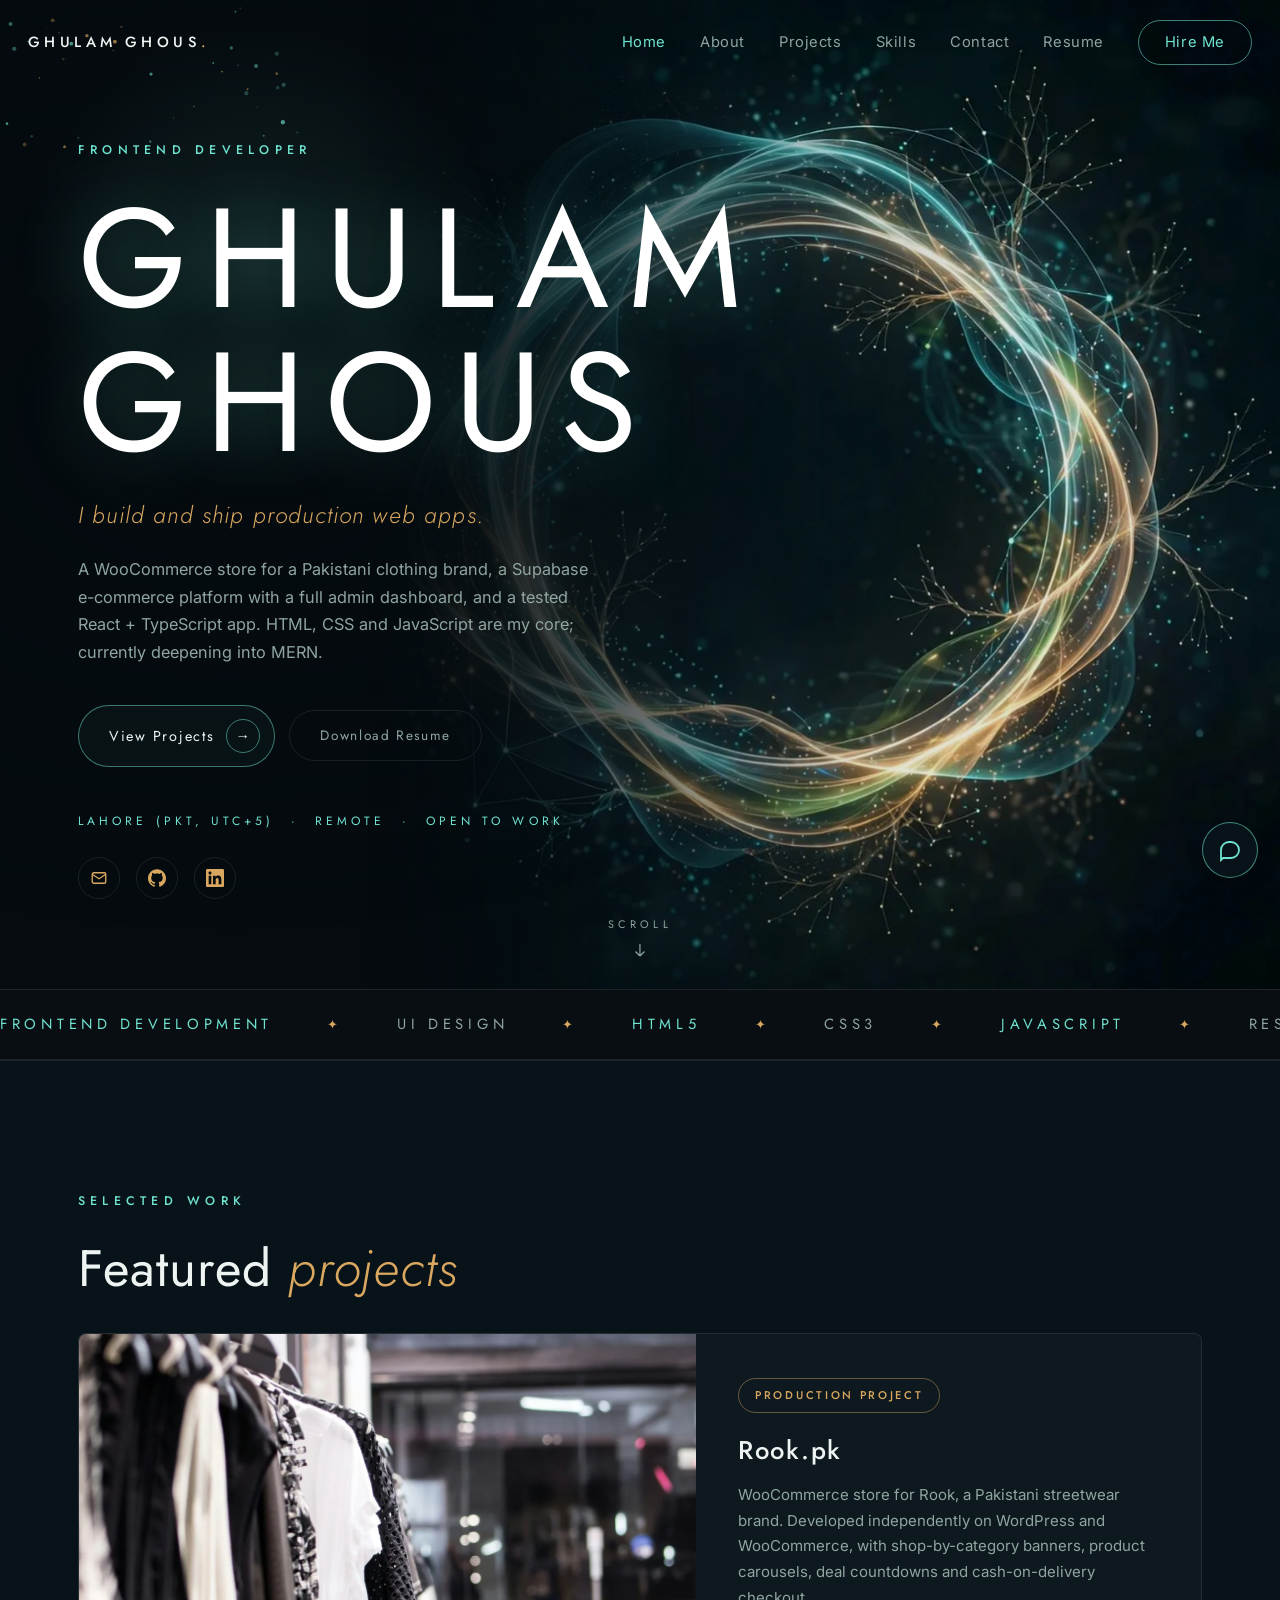
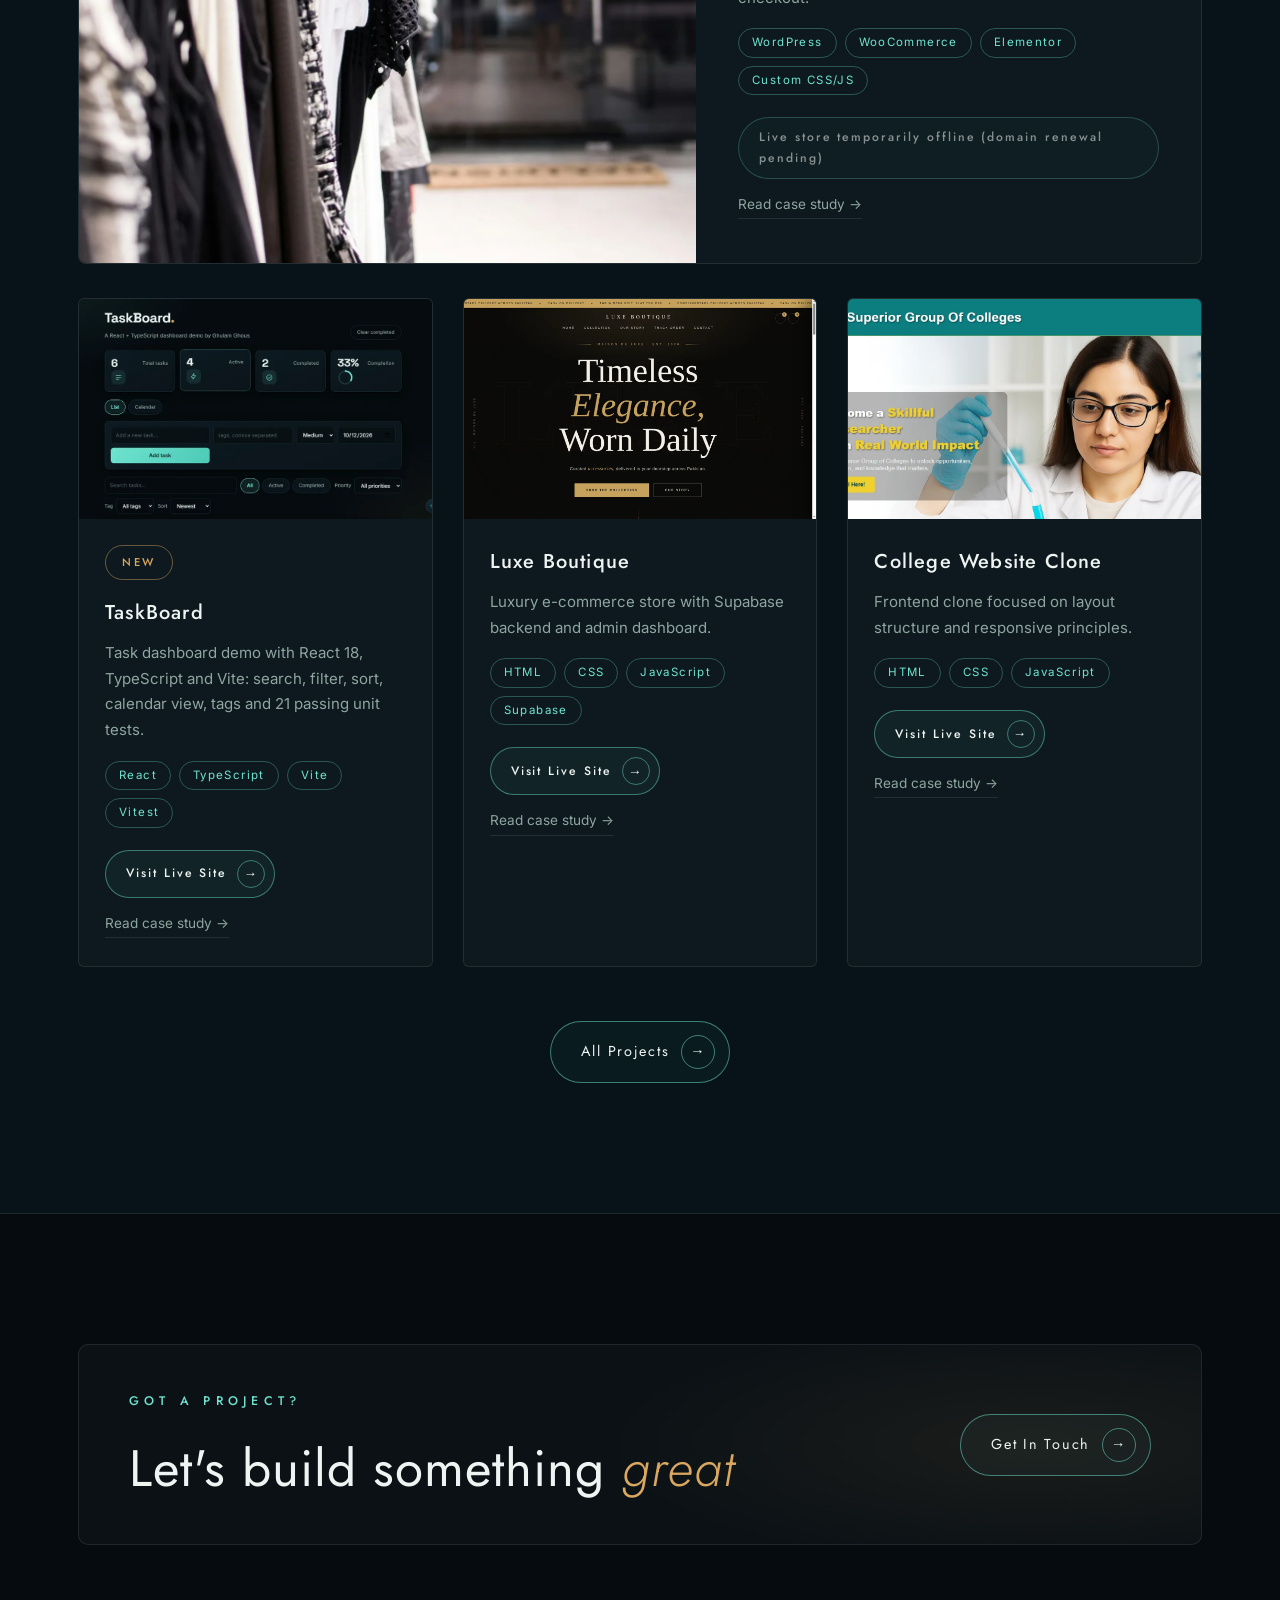
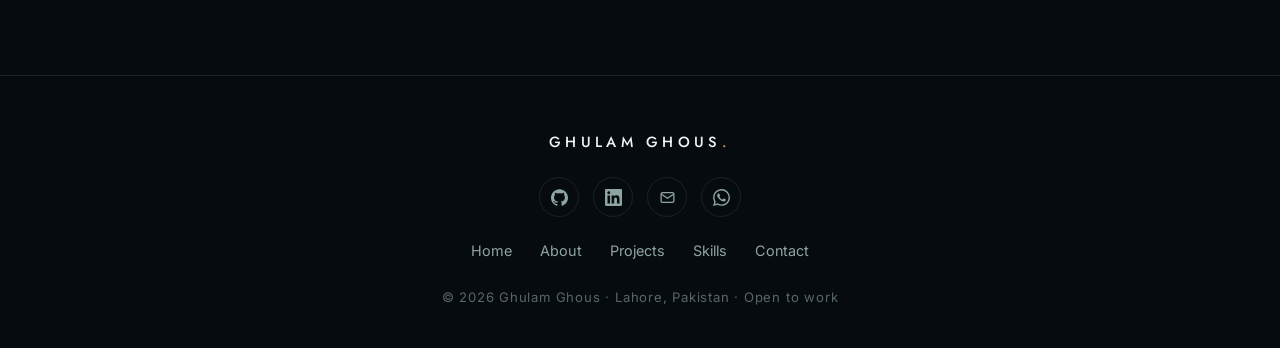
<file: index.html>
<!DOCTYPE html>
<html lang="en">
<head>
  <meta charset="UTF-8" />
  <meta name="viewport" content="width=device-width, initial-scale=1.0" />
  <title>Ghulam Ghous | Frontend Developer in Lahore</title>
    <meta name="description" content="Frontend developer in Lahore building fast, accessible web interfaces. Shipped a WooCommerce store (Rook.pk). Open to full-time, freelance and remote roles." />
  <link rel="canonical" href="https://ghulamghousdev.netlify.app/" />
  <link rel="icon" type="image/svg+xml" href="favicon.svg" />
  <link rel="apple-touch-icon" href="apple-touch-icon.png" />
  <link rel="manifest" href="site.webmanifest" />
  <meta name="theme-color" content="#050b0f" />
  <meta property="og:title" content="Ghulam Ghous | Frontend Developer in Lahore" />
  <meta property="og:description" content="Frontend developer in Lahore building fast, accessible web interfaces. Shipped a WooCommerce store (Rook.pk). Open to full-time, freelance and remote roles." />
  <meta property="og:type" content="website" />
  <meta property="og:url" content="https://ghulamghousdev.netlify.app/" />
  <meta property="og:image" content="https://ghulamghousdev.netlify.app/og-image.jpg" />
  <meta property="og:site_name" content="Ghulam Ghous - Frontend Developer" />
  <meta name="twitter:card" content="summary_large_image" />
  <meta name="twitter:title" content="Ghulam Ghous | Frontend Developer in Lahore" />
  <meta name="twitter:description" content="Frontend developer in Lahore building fast, accessible web interfaces. Shipped a WooCommerce store (Rook.pk). Open to full-time, freelance and remote roles." />
  <meta name="twitter:image" content="https://ghulamghousdev.netlify.app/og-image.jpg" />
  <link rel="preconnect" href="https://fonts.googleapis.com" />
  <link rel="preconnect" href="https://fonts.gstatic.com" crossorigin />
  <link href="https://fonts.googleapis.com/css2?family=Jost:wght@300;400;500;600&family=Inter:wght@300;400;500;600&display=swap" rel="stylesheet" />
  <link rel="stylesheet" href="style.css?v=31" />
  <script type="application/ld+json">
[
  {
    "@context": "https://schema.org",
    "@type": "Person",
    "name": "Ghulam Ghous",
    "jobTitle": "Frontend Developer",
    "url": "https://ghulamghousdev.netlify.app/",
    "address": {
      "@type": "PostalAddress",
      "addressLocality": "Lahore",
      "addressCountry": "PK"
    },
    "sameAs": [
      "https://github.com/GhulamGhous326",
      "https://www.linkedin.com/in/ghulamghous208/"
    ]
  },
  {
    "@context": "https://schema.org",
    "@type": "WebSite",
    "name": "Ghulam Ghous \u2014 Frontend Developer",
    "url": "https://ghulamghousdev.netlify.app/"
  }
]
  </script>
<noscript><style>.reveal{opacity:1!important;transform:none!important}</style></noscript>
</head>
<body>
  <a class="skip-link" href="#main">Skip to content</a>

  <header class="nav" id="nav">
    <div class="nav-inner">
      <a href="index.html" class="brand">
        <span class="brand-name">GHULAM&nbsp;GHOUS<i>.</i></span>
      </a>
      <nav class="nav-links">
        <a href="index.html" class="active">Home</a>
        <a href="about.html">About</a>
        <a href="projects.html">Projects</a>
        <a href="skills.html">Skills</a>
        <a href="contact.html">Contact</a>
        <a href="Ghulam-Ghous-Resume.pdf" target="_blank" rel="noopener">Resume</a>
        <a href="contact.html" class="btn-hire">Hire Me</a>
      </nav>
      <button class="nav-toggle" id="navToggle" aria-label="Menu"><span></span><span></span><span></span></button>
    </div>
    <div class="mobile-menu" id="mobileMenu">
      <a href="index.html">Home</a>
      <a href="about.html">About</a>
      <a href="projects.html">Projects</a>
      <a href="skills.html">Skills</a>
      <a href="contact.html">Contact</a>
      <a href="Ghulam-Ghous-Resume.pdf" target="_blank" rel="noopener">Download Resume</a>
    </div>
  </header>
  <main id="main">

  <!-- HERO -->
  <section class="hero" id="home">
    <div class="hero-bg" aria-hidden="true"></div>
    <canvas id="particles" aria-hidden="true"></canvas>
    <div class="mouse-glow" id="mouseGlow" aria-hidden="true"></div>
    <div class="hero-inner">
      <p class="kicker reveal">FRONTEND DEVELOPER</p>
      <h1 class="hero-title reveal">GHULAM<br />GHOUS</h1>
      <p class="hero-gold reveal">I build and ship production web apps.</p>
      <p class="hero-desc reveal">
        A WooCommerce store for a Pakistani clothing brand, a Supabase
        e-commerce platform with a full admin dashboard, and a tested
        React + TypeScript app. HTML, CSS and JavaScript are my core;
        currently deepening into MERN.
      </p>
      <div class="hero-actions reveal">
        <a href="projects.html" class="btn-pill">View Projects <span class="arrow">→</span></a>
        <a href="Ghulam-Ghous-Resume.pdf" class="btn-ghost" target="_blank" rel="noopener">Download Resume</a>
      </div>
      <p class="hero-meta reveal">LAHORE (PKT, UTC+5)&nbsp;&nbsp;·&nbsp;&nbsp;REMOTE&nbsp;&nbsp;·&nbsp;&nbsp;OPEN TO WORK</p>
      <div class="hero-social reveal">
        <a href="mailto:ghulamghous208@mail.com" aria-label="Email">
          <svg viewBox="0 0 24 24" fill="none" stroke="currentColor" stroke-width="1.8"><rect x="3" y="5" width="18" height="14" rx="2"/><path d="M3 7l9 6 9-6"/></svg>
        </a>
        <a href="https://github.com/GhulamGhous326" target="_blank" rel="noopener noreferrer" aria-label="GitHub"><svg viewBox="0 0 24 24" fill="currentColor" aria-hidden="true"><path d="M12 .297c-6.63 0-12 5.373-12 12 0 5.303 3.438 9.8 8.205 11.385.6.113.82-.258.82-.577 0-.285-.01-1.04-.015-2.04-3.338.724-4.042-1.61-4.042-1.61C4.422 18.07 3.633 17.7 3.633 17.7c-1.087-.744.084-.729.084-.729 1.205.084 1.838 1.236 1.838 1.236 1.07 1.835 2.809 1.305 3.495.998.108-.776.417-1.305.76-1.605-2.665-.3-5.466-1.332-5.466-5.93 0-1.31.465-2.38 1.235-3.22-.135-.303-.54-1.523.105-3.176 0 0 1.005-.322 3.3 1.23.96-.267 1.98-.399 3-.405 1.02.006 2.04.138 3 .405 2.28-1.552 3.285-1.23 3.285-1.23.645 1.653.24 2.873.12 3.176.765.84 1.23 1.91 1.23 3.22 0 4.61-2.805 5.625-5.475 5.92.42.36.81 1.096.81 2.22 0 1.606-.015 2.896-.015 3.286 0 .315.21.69.825.57C20.565 22.092 24 17.592 24 12.297c0-6.627-5.373-12-12-12"/></svg></a>
        <a href="https://www.linkedin.com/in/ghulamghous208/" target="_blank" rel="noopener noreferrer" aria-label="LinkedIn"><svg viewBox="0 0 24 24" fill="currentColor" aria-hidden="true"><path d="M20.447 20.452h-3.554v-5.569c0-1.328-.027-3.037-1.852-3.037-1.853 0-2.136 1.445-2.136 2.939v5.667H9.351V9h3.414v1.561h.046c.477-.9 1.637-1.85 3.37-1.85 3.601 0 4.267 2.37 4.267 5.455v6.286zM5.337 7.433c-1.144 0-2.063-.926-2.063-2.065 0-1.138.92-2.063 2.063-2.063 1.14 0 2.064.925 2.064 2.063 0 1.139-.925 2.065-2.064 2.065zm1.782 13.019H3.555V9h3.564v11.452zM22.225 0H1.771C.792 0 0 .774 0 1.729v20.542C0 23.227.792 24 1.771 24h20.451C23.2 24 24 23.227 24 22.271V1.729C24 .774 23.2 0 22.225 0z"/></svg></a>
      </div>
    </div>
    <a href="#featured" class="scroll-cue" aria-label="Scroll down">
      <span>SCROLL</span>
      <svg viewBox="0 0 24 24" fill="none" stroke="currentColor" stroke-width="1.6"><path d="M12 4v16m0 0l-6-6m6 6l6-6"/></svg>
    </a>
  </section>

  <!-- MARQUEE -->
  <div class="marquee" aria-hidden="true">
    <div class="marquee-track">
      <span>FRONTEND DEVELOPMENT</span><i>✦</i><span>UI DESIGN</span><i>✦</i><span>HTML5</span><i>✦</i><span>CSS3</span><i>✦</i><span>JAVASCRIPT</span><i>✦</i><span>RESPONSIVE DESIGN</span><i>✦</i><span>TAILWIND CSS</span><i>✦</i><span>WORDPRESS</span><i>✦</i>
      <span>FRONTEND DEVELOPMENT</span><i>✦</i><span>UI DESIGN</span><i>✦</i><span>HTML5</span><i>✦</i><span>CSS3</span><i>✦</i><span>JAVASCRIPT</span><i>✦</i><span>RESPONSIVE DESIGN</span><i>✦</i><span>TAILWIND CSS</span><i>✦</i><span>WORDPRESS</span><i>✦</i>
    </div>
  </div>

  <!-- FEATURED WORK -->
  <section class="section section-alt" id="featured">
    <div class="container">
      <p class="kicker reveal">SELECTED WORK</p>
      <h2 class="section-title reveal">Featured <em>projects</em></h2>
      <article class="project-featured reveal" style="margin-bottom:34px">
        <div class="project-media">
          <img width="1600" height="1067" src="images/rook-store.webp" alt="Rook.pk WooCommerce clothing store" loading="lazy" />
        </div>
        <div class="project-body">
          <span class="project-badge">PRODUCTION PROJECT</span>
          <h3>Rook.pk</h3>
          <p>WooCommerce store for Rook, a Pakistani streetwear brand. Developed independently on WordPress and WooCommerce, with shop-by-category banners, product carousels, deal countdowns and cash-on-delivery checkout.</p>
          <ul class="tags"><li>WordPress</li><li>WooCommerce</li><li>Elementor</li><li>Custom CSS/JS</li></ul>
          <div class="project-actions">
            <span class="project-link btn-disabled" aria-disabled="true">Live store temporarily offline (domain renewal pending)</span>
              <a class="case-link" href="projects/rook-pk.html">Read case study →</a>
          </div>
        </div>
      </article>
      <div class="projects-grid">
        <article class="project-card reveal">
          <div class="project-media">
            <img width="1280" height="581" src="images/taskboard.webp" alt="TaskBoard task dashboard app" loading="lazy" />
          </div>
          <div class="project-body">
            <span class="project-badge">NEW</span>
            <h3>TaskBoard</h3>
            <p>Task dashboard demo with React 18, TypeScript and Vite: search, filter, sort, calendar view, tags and 21 passing unit tests.</p>
            <ul class="tags"><li>React</li><li>TypeScript</li><li>Vite</li><li>Vitest</li></ul>
            <div class="project-actions">
              <a class="project-link" href="https://ghous-taskboard.netlify.app/" target="_blank" rel="noopener">Visit Live Site <span>→</span></a>
              <a class="case-link" href="projects/taskboard.html">Read case study →</a>
            </div>
          </div>
        </article>
        <article class="project-card reveal">
          <div class="project-media">
            <img width="1344" height="840" src="images/luxe-boutique.webp" alt="Luxe Boutique website" loading="lazy" />
          </div>
          <div class="project-body">
            <h3>Luxe Boutique</h3>
            <p>Luxury e-commerce store with Supabase backend and admin dashboard.</p>
            <ul class="tags"><li>HTML</li><li>CSS</li><li>JavaScript</li><li>Supabase</li></ul>
            <div class="project-actions">
              <a class="project-link" href="https://luxeboutiquee.netlify.app/" target="_blank" rel="noopener">Visit Live Site <span>→</span></a>
                <a class="case-link" href="projects/luxe-boutique.html">Read case study →</a>
            </div>
          </div>
        </article>
        <article class="project-card reveal">
          <div class="project-media">
            <img width="1350" height="640" src="images/college-clone.webp" alt="College website clone" loading="lazy" />
          </div>
          <div class="project-body">
            <h3>College Website Clone</h3>
            <p>Frontend clone focused on layout structure and responsive principles.</p>
            <ul class="tags"><li>HTML</li><li>CSS</li><li>JavaScript</li></ul>
            <div class="project-actions">
              <a class="project-link" href="https://collegewebsiteclone.netlify.app/" target="_blank" rel="noopener">Visit Live Site <span>→</span></a>
                <a class="case-link" href="projects/college-clone.html">Read case study →</a>
            </div>
          </div>
        </article>
      </div>
      <div class="center reveal"><a href="projects.html" class="btn-pill">All Projects <span class="arrow">→</span></a></div>
    </div>
  </section>

  <!-- CTA -->
  <section class="section">
    <div class="container">
      <div class="cta-banner reveal">
        <div>
          <p class="kicker">GOT A PROJECT?</p>
          <h2 class="section-title" style="margin-bottom:0">Let's build something <em>great</em></h2>
        </div>
        <a href="contact.html" class="btn-pill">Get In Touch <span class="arrow">→</span></a>
      </div>
    </div>
  </section>

  </main>
  <footer class="footer">
    <div class="container footer-inner">
      <a href="index.html" class="brand"><span class="brand-name">GHULAM&nbsp;GHOUS<i>.</i></span></a>
      <div class="footer-social">
        <a href="https://github.com/GhulamGhous326" target="_blank" rel="noopener noreferrer" aria-label="GitHub"><svg viewBox="0 0 24 24" fill="currentColor" aria-hidden="true"><path d="M12 .297c-6.63 0-12 5.373-12 12 0 5.303 3.438 9.8 8.205 11.385.6.113.82-.258.82-.577 0-.285-.01-1.04-.015-2.04-3.338.724-4.042-1.61-4.042-1.61C4.422 18.07 3.633 17.7 3.633 17.7c-1.087-.744.084-.729.084-.729 1.205.084 1.838 1.236 1.838 1.236 1.07 1.835 2.809 1.305 3.495.998.108-.776.417-1.305.76-1.605-2.665-.3-5.466-1.332-5.466-5.93 0-1.31.465-2.38 1.235-3.22-.135-.303-.54-1.523.105-3.176 0 0 1.005-.322 3.3 1.23.96-.267 1.98-.399 3-.405 1.02.006 2.04.138 3 .405 2.28-1.552 3.285-1.23 3.285-1.23.645 1.653.24 2.873.12 3.176.765.84 1.23 1.91 1.23 3.22 0 4.61-2.805 5.625-5.475 5.92.42.36.81 1.096.81 2.22 0 1.606-.015 2.896-.015 3.286 0 .315.21.69.825.57C20.565 22.092 24 17.592 24 12.297c0-6.627-5.373-12-12-12"/></svg></a>
        <a href="https://www.linkedin.com/in/ghulamghous208/" target="_blank" rel="noopener noreferrer" aria-label="LinkedIn"><svg viewBox="0 0 24 24" fill="currentColor" aria-hidden="true"><path d="M20.447 20.452h-3.554v-5.569c0-1.328-.027-3.037-1.852-3.037-1.853 0-2.136 1.445-2.136 2.939v5.667H9.351V9h3.414v1.561h.046c.477-.9 1.637-1.85 3.37-1.85 3.601 0 4.267 2.37 4.267 5.455v6.286zM5.337 7.433c-1.144 0-2.063-.926-2.063-2.065 0-1.138.92-2.063 2.063-2.063 1.14 0 2.064.925 2.064 2.063 0 1.139-.925 2.065-2.064 2.065zm1.782 13.019H3.555V9h3.564v11.452zM22.225 0H1.771C.792 0 0 .774 0 1.729v20.542C0 23.227.792 24 1.771 24h20.451C23.2 24 24 23.227 24 22.271V1.729C24 .774 23.2 0 22.225 0z"/></svg></a>
        <a href="mailto:ghulamghous208@mail.com" aria-label="Email"><svg viewBox="0 0 24 24" fill="none" stroke="currentColor" stroke-width="1.8" aria-hidden="true"><rect x="3" y="5" width="18" height="14" rx="2"/><path d="M3 7l9 6 9-6"/></svg></a>
        <a href="https://wa.me/923101714299" target="_blank" rel="noopener noreferrer" aria-label="WhatsApp"><svg viewBox="0 0 24 24" fill="currentColor" aria-hidden="true"><path d="M17.472 14.382c-.297-.149-1.758-.867-2.03-.967-.273-.099-.471-.148-.67.15-.197.297-.767.966-.94 1.164-.173.199-.347.223-.644.075-.297-.15-1.255-.463-2.39-1.475-.883-.788-1.48-1.761-1.653-2.059-.173-.297-.018-.458.13-.606.134-.133.298-.347.446-.52.149-.174.198-.298.298-.497.099-.198.05-.371-.025-.52-.075-.149-.669-1.612-.916-2.207-.242-.579-.487-.5-.669-.51-.173-.008-.371-.01-.57-.01-.198 0-.52.074-.792.372-.272.297-1.04 1.016-1.04 2.479 0 1.462 1.065 2.875 1.213 3.074.149.198 2.096 3.2 5.077 4.487.709.306 1.262.489 1.694.625.712.227 1.36.195 1.871.118.571-.085 1.758-.719 2.006-1.413.248-.694.248-1.289.173-1.413-.074-.124-.272-.198-.57-.347m-5.421 7.403h-.004a9.87 9.87 0 01-5.031-1.378l-.361-.214-3.741.982.998-3.648-.235-.374a9.86 9.86 0 01-1.51-5.26c.001-5.45 4.436-9.884 9.888-9.884 2.64 0 5.122 1.03 6.988 2.898a9.825 9.825 0 012.893 6.994c-.003 5.45-4.437 9.884-9.885 9.884m8.413-18.297A11.815 11.815 0 0012.05 0C5.495 0 .16 5.335.157 11.892c0 2.096.547 4.142 1.588 5.945L.057 24l6.305-1.654a11.882 11.882 0 005.683 1.448h.005c6.554 0 11.89-5.335 11.893-11.893a11.821 11.821 0 00-3.48-8.413z"/></svg></a>
      </div>
      <nav class="footer-links">
        <a href="index.html">Home</a><a href="about.html">About</a><a href="projects.html">Projects</a><a href="skills.html">Skills</a><a href="contact.html">Contact</a>
      </nav>
      <p class="copy">© 2026 Ghulam Ghous · Lahore, Pakistan · Open to work</p>
    </div>
  </footer>

  <script src="script.js"></script>
  <script src="chat-widget.js?v=29"></script>
</body>
</html>
</file>
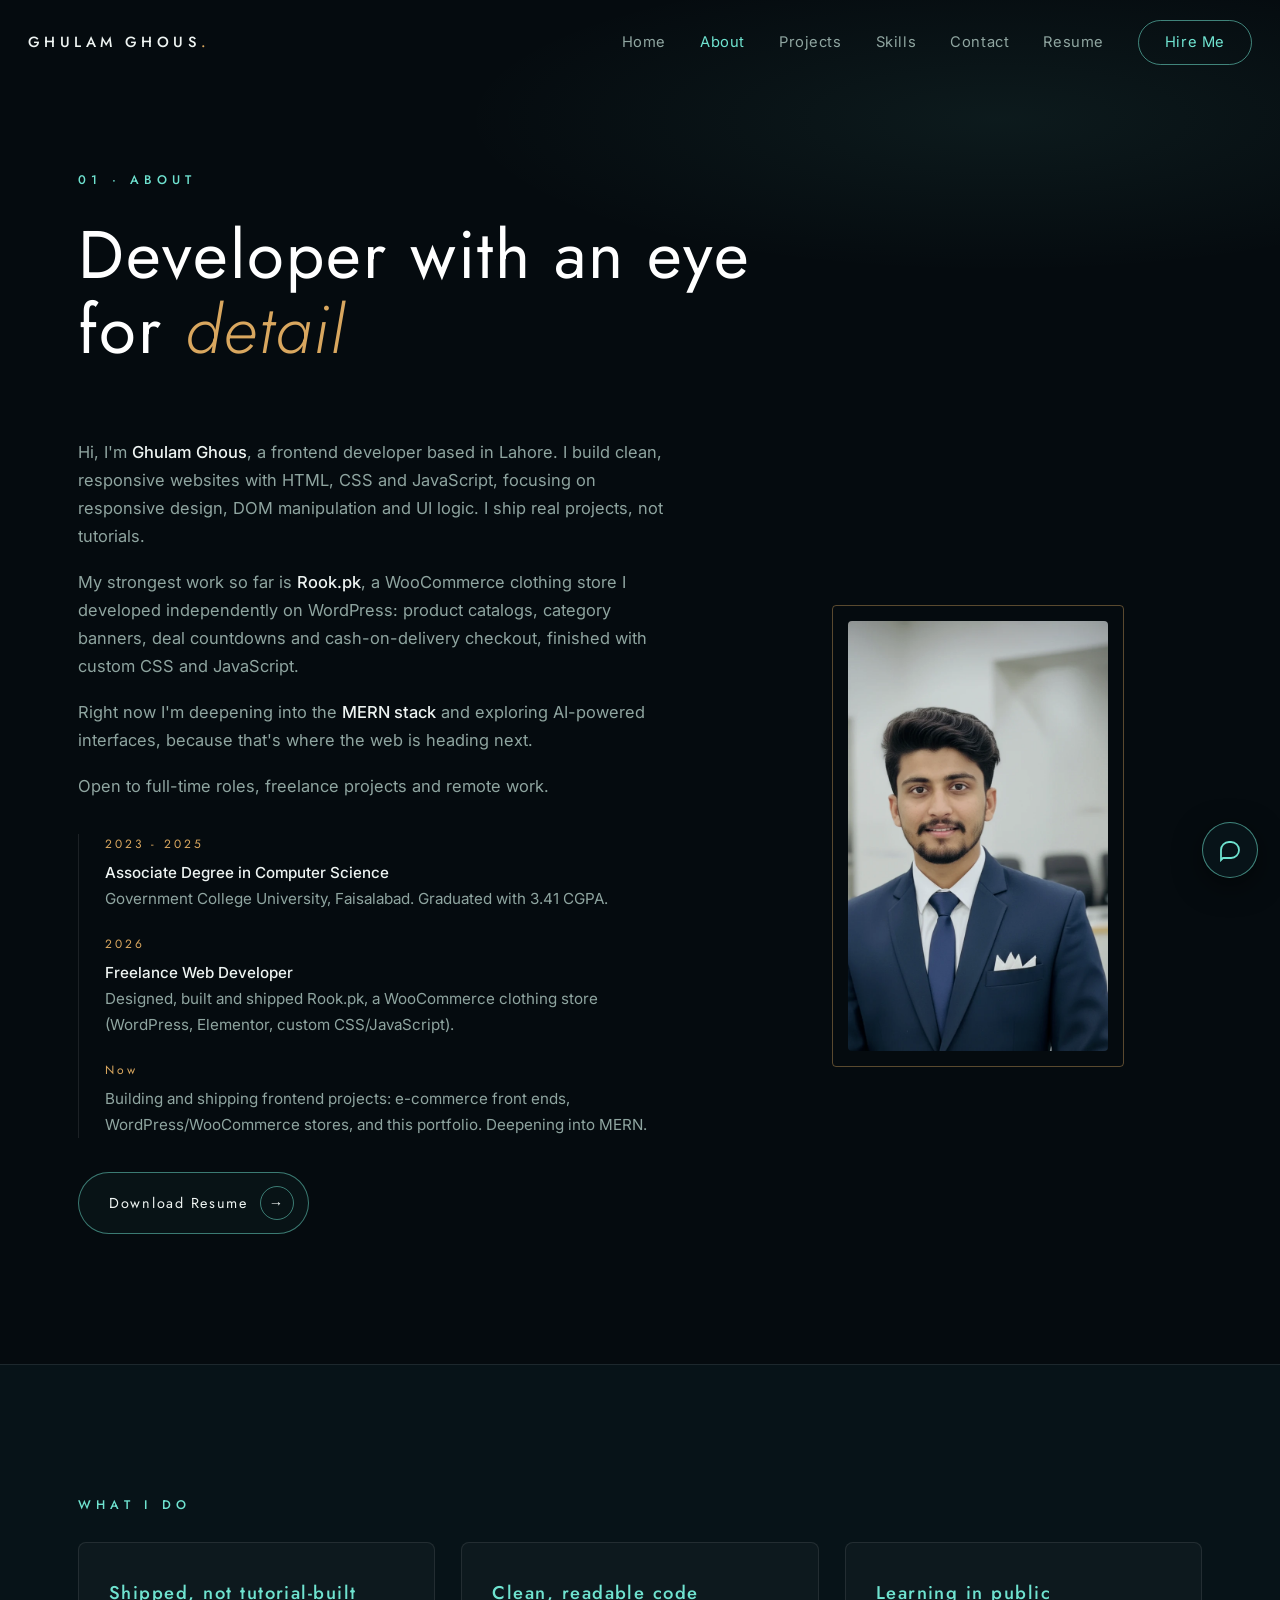
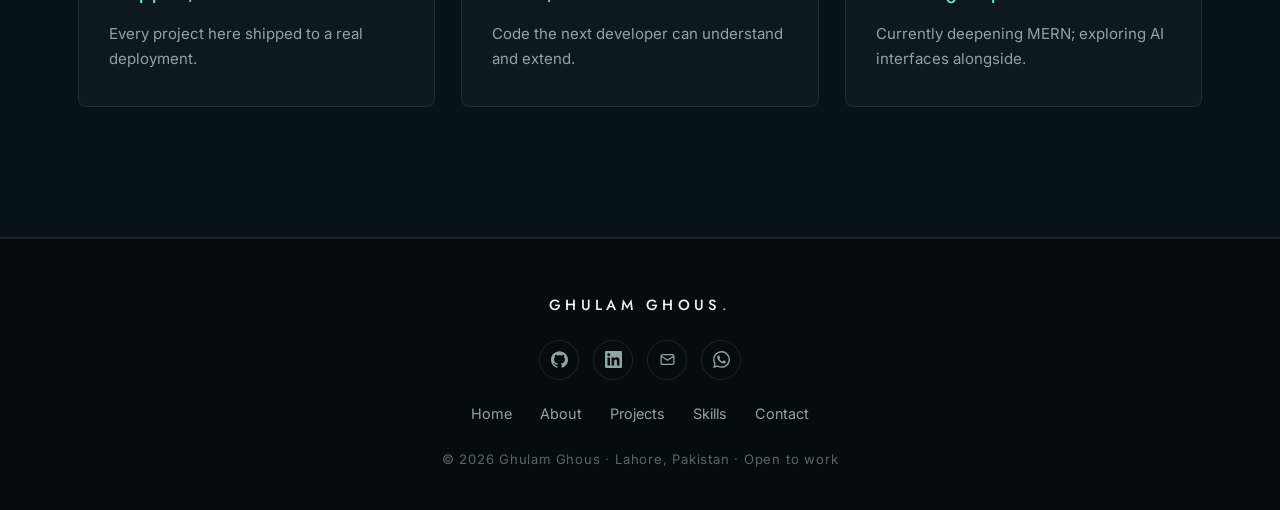
<file: about.html>
<!DOCTYPE html>
<html lang="en">
<head>
  <meta charset="UTF-8" />
  <meta name="viewport" content="width=device-width, initial-scale=1.0" />
  <title>About | Ghulam Ghous - Frontend Developer</title>
    <meta name="description" content="About Ghulam Ghous, frontend developer in Lahore. Developed Rook.pk independently on WordPress and WooCommerce. Currently learning MERN." />
  <link rel="canonical" href="https://ghulamghousdev.netlify.app/about.html" />
  <link rel="icon" type="image/svg+xml" href="favicon.svg" />
  <link rel="apple-touch-icon" href="apple-touch-icon.png" />
  <link rel="manifest" href="site.webmanifest" />
  <meta name="theme-color" content="#050b0f" />
  <meta property="og:title" content="About | Ghulam Ghous - Frontend Developer" />
  <meta property="og:description" content="About Ghulam Ghous, frontend developer in Lahore. Developed Rook.pk independently on WordPress and WooCommerce. Currently learning MERN." />
  <meta property="og:type" content="website" />
  <meta property="og:url" content="https://ghulamghousdev.netlify.app/about.html" />
  <meta property="og:image" content="https://ghulamghousdev.netlify.app/og-image.jpg" />
  <meta property="og:site_name" content="Ghulam Ghous - Frontend Developer" />
  <meta name="twitter:card" content="summary_large_image" />
  <meta name="twitter:title" content="About | Ghulam Ghous - Frontend Developer" />
  <meta name="twitter:description" content="About Ghulam Ghous, frontend developer in Lahore. Developed Rook.pk independently on WordPress and WooCommerce. Currently learning MERN." />
  <meta name="twitter:image" content="https://ghulamghousdev.netlify.app/og-image.jpg" />
  <link rel="preconnect" href="https://fonts.googleapis.com" />
  <link rel="preconnect" href="https://fonts.gstatic.com" crossorigin />
  <link href="https://fonts.googleapis.com/css2?family=Jost:wght@300;400;500;600&family=Inter:wght@300;400;500;600&display=swap" rel="stylesheet" />
  <link rel="stylesheet" href="style.css?v=31" />
  <script type="application/ld+json">
{
  "@context": "https://schema.org",
  "@type": "Person",
  "name": "Ghulam Ghous",
  "jobTitle": "Frontend Developer",
  "url": "https://ghulamghousdev.netlify.app/",
  "address": {
    "@type": "PostalAddress",
    "addressLocality": "Lahore",
    "addressCountry": "PK"
  },
  "sameAs": [
    "https://github.com/GhulamGhous326",
    "https://www.linkedin.com/in/ghulamghous208/"
  ]
}
  </script>
<noscript><style>.reveal{opacity:1!important;transform:none!important}</style></noscript>
</head>
<body>
  <a class="skip-link" href="#main">Skip to content</a>

  <header class="nav" id="nav">
    <div class="nav-inner">
      <a href="index.html" class="brand">
        <span class="brand-name">GHULAM&nbsp;GHOUS<i>.</i></span>
      </a>
      <nav class="nav-links">
        <a href="index.html">Home</a>
        <a href="about.html" class="active">About</a>
        <a href="projects.html">Projects</a>
        <a href="skills.html">Skills</a>
        <a href="contact.html">Contact</a>
        <a href="Ghulam-Ghous-Resume.pdf" target="_blank" rel="noopener">Resume</a>
        <a href="contact.html" class="btn-hire">Hire Me</a>
      </nav>
      <button class="nav-toggle" id="navToggle" aria-label="Menu"><span></span><span></span><span></span></button>
    </div>
    <div class="mobile-menu" id="mobileMenu">
      <a href="index.html">Home</a>
      <a href="about.html">About</a>
      <a href="projects.html">Projects</a>
      <a href="skills.html">Skills</a>
      <a href="contact.html">Contact</a>
      <a href="Ghulam-Ghous-Resume.pdf" target="_blank" rel="noopener">Download Resume</a>
    </div>
  </header>
  <main id="main">

  <section class="page-hero">
    <div class="container">
      <p class="kicker reveal">01 · ABOUT</p>
      <h1 class="page-title reveal">Developer with an eye<br />for <em>detail</em></h1>
    </div>
  </section>

  <section class="section" style="padding-top:40px">
    <div class="container">
      <div class="about-grid">
        <div class="reveal">
          <p>
            Hi, I'm <strong>Ghulam Ghous</strong>, a frontend developer based in
            Lahore. I build clean, responsive websites with HTML, CSS and
            JavaScript, focusing on responsive design, DOM manipulation and UI
            logic. I ship real projects, not tutorials.
          </p>
          <p>
            My strongest work so far is <strong>Rook.pk</strong>, a WooCommerce
            clothing store I developed independently on WordPress:
            product catalogs, category banners, deal countdowns and cash-on-delivery
            checkout, finished with custom CSS and JavaScript.
          </p>
          <p>
            Right now I'm deepening into the <strong>MERN stack</strong> and
            exploring AI-powered interfaces, because that's where the web is
            heading next.
          </p>
          <p class="muted">Open to full-time roles, freelance projects and remote work.</p>
          <div class="timeline reveal">
            <div class="timeline-row">
              <span>2023 - 2025</span>
              <p><strong>Associate Degree in Computer Science</strong><br />Government College University, Faisalabad. Graduated with 3.41 CGPA.</p>
            </div>
            <div class="timeline-row">
              <span>2026</span>
              <p><strong>Freelance Web Developer</strong><br />Designed, built and shipped Rook.pk, a WooCommerce clothing store (WordPress, Elementor, custom CSS/JavaScript).</p>
            </div>
            <div class="timeline-row">
              <span>Now</span>
              <p>Building and shipping frontend projects: e-commerce front ends, WordPress/WooCommerce stores, and this portfolio. Deepening into MERN.</p>
            </div>
          </div>
          <div class="hero-actions" style="margin:34px 0 0">
            <a href="Ghulam-Ghous-Resume.pdf" class="btn-pill" target="_blank" rel="noopener">Download Resume <span class="arrow">→</span></a>
          </div>
        </div>
        <div class="about-photo reveal">
          <img width="672" height="1113" src="images/photo.webp" alt="Ghulam Ghous" />
        </div>
      </div>
    </div>
  </section>

  <section class="section section-alt">
    <div class="container">
      <p class="kicker reveal">WHAT I DO</p>
      <div class="values-grid">
        <div class="value-card reveal">
          <h3>Shipped, not tutorial-built</h3>
          <p>Every project here shipped to a real deployment.</p>
        </div>
        <div class="value-card reveal">
          <h3>Clean, readable code</h3>
          <p>Code the next developer can understand and extend.</p>
        </div>
        <div class="value-card reveal">
          <h3>Learning in public</h3>
          <p>Currently deepening MERN; exploring AI interfaces alongside.</p>
        </div>
      </div>
    </div>
  </section>

  </main>
  <footer class="footer">
    <div class="container footer-inner">
      <a href="index.html" class="brand"><span class="brand-name">GHULAM&nbsp;GHOUS<i>.</i></span></a>
      <div class="footer-social">
        <a href="https://github.com/GhulamGhous326" target="_blank" rel="noopener noreferrer" aria-label="GitHub"><svg viewBox="0 0 24 24" fill="currentColor" aria-hidden="true"><path d="M12 .297c-6.63 0-12 5.373-12 12 0 5.303 3.438 9.8 8.205 11.385.6.113.82-.258.82-.577 0-.285-.01-1.04-.015-2.04-3.338.724-4.042-1.61-4.042-1.61C4.422 18.07 3.633 17.7 3.633 17.7c-1.087-.744.084-.729.084-.729 1.205.084 1.838 1.236 1.838 1.236 1.07 1.835 2.809 1.305 3.495.998.108-.776.417-1.305.76-1.605-2.665-.3-5.466-1.332-5.466-5.93 0-1.31.465-2.38 1.235-3.22-.135-.303-.54-1.523.105-3.176 0 0 1.005-.322 3.3 1.23.96-.267 1.98-.399 3-.405 1.02.006 2.04.138 3 .405 2.28-1.552 3.285-1.23 3.285-1.23.645 1.653.24 2.873.12 3.176.765.84 1.23 1.91 1.23 3.22 0 4.61-2.805 5.625-5.475 5.92.42.36.81 1.096.81 2.22 0 1.606-.015 2.896-.015 3.286 0 .315.21.69.825.57C20.565 22.092 24 17.592 24 12.297c0-6.627-5.373-12-12-12"/></svg></a>
        <a href="https://www.linkedin.com/in/ghulamghous208/" target="_blank" rel="noopener noreferrer" aria-label="LinkedIn"><svg viewBox="0 0 24 24" fill="currentColor" aria-hidden="true"><path d="M20.447 20.452h-3.554v-5.569c0-1.328-.027-3.037-1.852-3.037-1.853 0-2.136 1.445-2.136 2.939v5.667H9.351V9h3.414v1.561h.046c.477-.9 1.637-1.85 3.37-1.85 3.601 0 4.267 2.37 4.267 5.455v6.286zM5.337 7.433c-1.144 0-2.063-.926-2.063-2.065 0-1.138.92-2.063 2.063-2.063 1.14 0 2.064.925 2.064 2.063 0 1.139-.925 2.065-2.064 2.065zm1.782 13.019H3.555V9h3.564v11.452zM22.225 0H1.771C.792 0 0 .774 0 1.729v20.542C0 23.227.792 24 1.771 24h20.451C23.2 24 24 23.227 24 22.271V1.729C24 .774 23.2 0 22.225 0z"/></svg></a>
        <a href="mailto:ghulamghous208@mail.com" aria-label="Email"><svg viewBox="0 0 24 24" fill="none" stroke="currentColor" stroke-width="1.8" aria-hidden="true"><rect x="3" y="5" width="18" height="14" rx="2"/><path d="M3 7l9 6 9-6"/></svg></a>
        <a href="https://wa.me/923101714299" target="_blank" rel="noopener noreferrer" aria-label="WhatsApp"><svg viewBox="0 0 24 24" fill="currentColor" aria-hidden="true"><path d="M17.472 14.382c-.297-.149-1.758-.867-2.03-.967-.273-.099-.471-.148-.67.15-.197.297-.767.966-.94 1.164-.173.199-.347.223-.644.075-.297-.15-1.255-.463-2.39-1.475-.883-.788-1.48-1.761-1.653-2.059-.173-.297-.018-.458.13-.606.134-.133.298-.347.446-.52.149-.174.198-.298.298-.497.099-.198.05-.371-.025-.52-.075-.149-.669-1.612-.916-2.207-.242-.579-.487-.5-.669-.51-.173-.008-.371-.01-.57-.01-.198 0-.52.074-.792.372-.272.297-1.04 1.016-1.04 2.479 0 1.462 1.065 2.875 1.213 3.074.149.198 2.096 3.2 5.077 4.487.709.306 1.262.489 1.694.625.712.227 1.36.195 1.871.118.571-.085 1.758-.719 2.006-1.413.248-.694.248-1.289.173-1.413-.074-.124-.272-.198-.57-.347m-5.421 7.403h-.004a9.87 9.87 0 01-5.031-1.378l-.361-.214-3.741.982.998-3.648-.235-.374a9.86 9.86 0 01-1.51-5.26c.001-5.45 4.436-9.884 9.888-9.884 2.64 0 5.122 1.03 6.988 2.898a9.825 9.825 0 012.893 6.994c-.003 5.45-4.437 9.884-9.885 9.884m8.413-18.297A11.815 11.815 0 0012.05 0C5.495 0 .16 5.335.157 11.892c0 2.096.547 4.142 1.588 5.945L.057 24l6.305-1.654a11.882 11.882 0 005.683 1.448h.005c6.554 0 11.89-5.335 11.893-11.893a11.821 11.821 0 00-3.48-8.413z"/></svg></a>
      </div>
      <nav class="footer-links">
        <a href="index.html">Home</a><a href="about.html">About</a><a href="projects.html">Projects</a><a href="skills.html">Skills</a><a href="contact.html">Contact</a>
      </nav>
      <p class="copy">© 2026 Ghulam Ghous · Lahore, Pakistan · Open to work</p>
    </div>
  </footer>

  <script src="script.js"></script>
  <script src="chat-widget.js?v=29"></script>
</body>
</html>
</file>
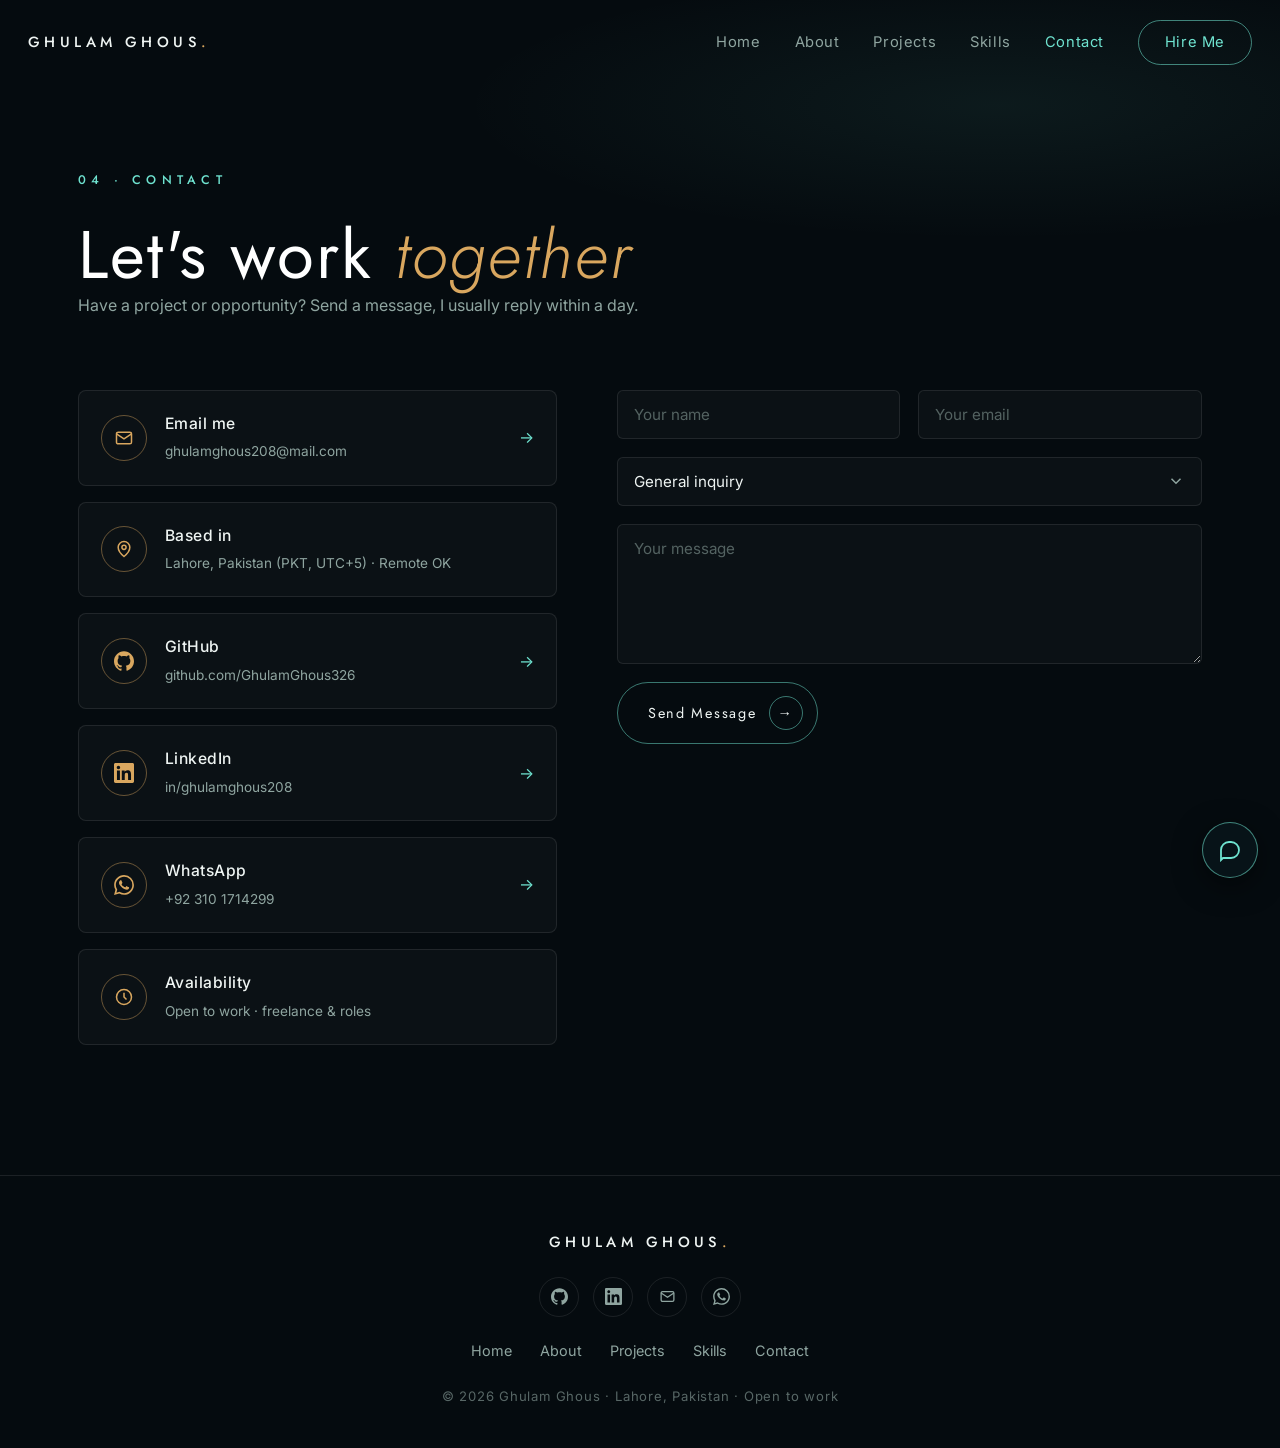
<file: contact.html>
<!DOCTYPE html>
<html lang="en">
<head>
  <meta charset="UTF-8" />
  <meta name="viewport" content="width=device-width, initial-scale=1.0" />
  <title>Contact | Ghulam Ghous - Frontend Developer</title>
    <meta name="description" content="Contact Ghulam Ghous for full-time roles, freelance projects or contract work. Based in Lahore (PKT, UTC+5), remote OK." />
  <link rel="canonical" href="https://ghulamghousdev.netlify.app/contact.html" />
  <link rel="icon" type="image/svg+xml" href="favicon.svg" />
  <link rel="apple-touch-icon" href="apple-touch-icon.png" />
  <link rel="manifest" href="site.webmanifest" />
  <meta name="theme-color" content="#050b0f" />
  <meta property="og:title" content="Contact | Ghulam Ghous - Frontend Developer" />
  <meta property="og:description" content="Contact Ghulam Ghous for full-time roles, freelance projects or contract work. Based in Lahore (PKT, UTC+5), remote OK." />
  <meta property="og:type" content="website" />
  <meta property="og:url" content="https://ghulamghousdev.netlify.app/contact.html" />
  <meta property="og:image" content="https://ghulamghousdev.netlify.app/og-image.jpg" />
  <meta property="og:site_name" content="Ghulam Ghous - Frontend Developer" />
  <meta name="twitter:card" content="summary_large_image" />
  <meta name="twitter:title" content="Contact | Ghulam Ghous - Frontend Developer" />
  <meta name="twitter:description" content="Contact Ghulam Ghous for full-time roles, freelance projects or contract work. Based in Lahore (PKT, UTC+5), remote OK." />
  <meta name="twitter:image" content="https://ghulamghousdev.netlify.app/og-image.jpg" />
  <link rel="preconnect" href="https://fonts.googleapis.com" />
  <link rel="preconnect" href="https://fonts.gstatic.com" crossorigin />
  <link href="https://fonts.googleapis.com/css2?family=Jost:wght@300;400;500;600&family=Inter:wght@300;400;500;600&display=swap" rel="stylesheet" />
  <link rel="stylesheet" href="style.css?v=31" />
<noscript><style>.reveal{opacity:1!important;transform:none!important}</style></noscript>
</head>
<body>
  <a class="skip-link" href="#main">Skip to content</a>

  <header class="nav" id="nav">
    <div class="nav-inner">
      <a href="index.html" class="brand">
        <span class="brand-name">GHULAM&nbsp;GHOUS<i>.</i></span>
      </a>
      <nav class="nav-links">
        <a href="index.html">Home</a>
        <a href="about.html">About</a>
        <a href="projects.html">Projects</a>
        <a href="skills.html">Skills</a>
        <a href="contact.html" class="active">Contact</a>
        <a href="contact.html" class="btn-hire">Hire Me</a>
      </nav>
      <button class="nav-toggle" id="navToggle" aria-label="Menu"><span></span><span></span><span></span></button>
    </div>
    <div class="mobile-menu" id="mobileMenu">
      <a href="index.html">Home</a>
      <a href="about.html">About</a>
      <a href="projects.html">Projects</a>
      <a href="skills.html">Skills</a>
      <a href="contact.html">Contact</a>
      <a href="Ghulam-Ghous-Resume.pdf" target="_blank" rel="noopener">Download Resume</a>
    </div>
  </header>
  <main id="main">

  <section class="page-hero">
    <div class="container">
      <p class="kicker reveal">04 · CONTACT</p>
      <h1 class="page-title reveal">Let's work <em>together</em></h1>
      <p class="reveal muted" style="max-width:560px">Have a project or opportunity? Send a message, I usually reply within a day.</p>
    </div>
  </section>

  <section class="section" style="padding-top:40px">
    <div class="container">
      <div class="contact-grid">
        <div class="contact-info">
          <a class="info-card reveal" href="mailto:ghulamghous208@mail.com">
            <span class="info-icon">
              <svg viewBox="0 0 24 24" fill="none" stroke="currentColor" stroke-width="1.8"><rect x="3" y="5" width="18" height="14" rx="2"/><path d="M3 7l9 6 9-6"/></svg>
            </span>
            <span><strong>Email me</strong><small>ghulamghous208@mail.com</small></span>
            <span class="arrow">→</span>
          </a>
          <div class="info-card reveal">
            <span class="info-icon">
              <svg viewBox="0 0 24 24" fill="none" stroke="currentColor" stroke-width="1.8"><path d="M12 21s-7-5.5-7-11a7 7 0 0114 0c0 5.5-7 11-7 11z"/><circle cx="12" cy="10" r="2.5"/></svg>
            </span>
            <span><strong>Based in</strong><small>Lahore, Pakistan (PKT, UTC+5) · Remote OK</small></span>
          </div>
          <a class="info-card reveal" href="https://github.com/GhulamGhous326" target="_blank" rel="noopener noreferrer">
            <span class="info-icon"><svg viewBox="0 0 24 24" fill="currentColor" aria-hidden="true"><path d="M12 .297c-6.63 0-12 5.373-12 12 0 5.303 3.438 9.8 8.205 11.385.6.113.82-.258.82-.577 0-.285-.01-1.04-.015-2.04-3.338.724-4.042-1.61-4.042-1.61C4.422 18.07 3.633 17.7 3.633 17.7c-1.087-.744.084-.729.084-.729 1.205.084 1.838 1.236 1.838 1.236 1.07 1.835 2.809 1.305 3.495.998.108-.776.417-1.305.76-1.605-2.665-.3-5.466-1.332-5.466-5.93 0-1.31.465-2.38 1.235-3.22-.135-.303-.54-1.523.105-3.176 0 0 1.005-.322 3.3 1.23.96-.267 1.98-.399 3-.405 1.02.006 2.04.138 3 .405 2.28-1.552 3.285-1.23 3.285-1.23.645 1.653.24 2.873.12 3.176.765.84 1.23 1.91 1.23 3.22 0 4.61-2.805 5.625-5.475 5.92.42.36.81 1.096.81 2.22 0 1.606-.015 2.896-.015 3.286 0 .315.21.69.825.57C20.565 22.092 24 17.592 24 12.297c0-6.627-5.373-12-12-12"/></svg></span>
            <span><strong>GitHub</strong><small>github.com/GhulamGhous326</small></span>
            <span class="arrow">→</span>
          </a>
          <a class="info-card reveal" href="https://www.linkedin.com/in/ghulamghous208/" target="_blank" rel="noopener noreferrer">
            <span class="info-icon"><svg viewBox="0 0 24 24" fill="currentColor" aria-hidden="true"><path d="M20.447 20.452h-3.554v-5.569c0-1.328-.027-3.037-1.852-3.037-1.853 0-2.136 1.445-2.136 2.939v5.667H9.351V9h3.414v1.561h.046c.477-.9 1.637-1.85 3.37-1.85 3.601 0 4.267 2.37 4.267 5.455v6.286zM5.337 7.433c-1.144 0-2.063-.926-2.063-2.065 0-1.138.92-2.063 2.063-2.063 1.14 0 2.064.925 2.064 2.063 0 1.139-.925 2.065-2.064 2.065zm1.782 13.019H3.555V9h3.564v11.452zM22.225 0H1.771C.792 0 0 .774 0 1.729v20.542C0 23.227.792 24 1.771 24h20.451C23.2 24 24 23.227 24 22.271V1.729C24 .774 23.2 0 22.225 0z"/></svg></span>
            <span><strong>LinkedIn</strong><small>in/ghulamghous208</small></span>
            <span class="arrow">→</span>
          </a>
          <a class="info-card reveal" href="https://wa.me/923101714299" target="_blank" rel="noopener noreferrer">
            <span class="info-icon"><svg viewBox="0 0 24 24" fill="currentColor" aria-hidden="true"><path d="M17.472 14.382c-.297-.149-1.758-.867-2.03-.967-.273-.099-.471-.148-.67.15-.197.297-.767.966-.94 1.164-.173.199-.347.223-.644.075-.297-.15-1.255-.463-2.39-1.475-.883-.788-1.48-1.761-1.653-2.059-.173-.297-.018-.458.13-.606.134-.133.298-.347.446-.52.149-.174.198-.298.298-.497.099-.198.05-.371-.025-.52-.075-.149-.669-1.612-.916-2.207-.242-.579-.487-.5-.669-.51-.173-.008-.371-.01-.57-.01-.198 0-.52.074-.792.372-.272.297-1.04 1.016-1.04 2.479 0 1.462 1.065 2.875 1.213 3.074.149.198 2.096 3.2 5.077 4.487.709.306 1.262.489 1.694.625.712.227 1.36.195 1.871.118.571-.085 1.758-.719 2.006-1.413.248-.694.248-1.289.173-1.413-.074-.124-.272-.198-.57-.347m-5.421 7.403h-.004a9.87 9.87 0 01-5.031-1.378l-.361-.214-3.741.982.998-3.648-.235-.374a9.86 9.86 0 01-1.51-5.26c.001-5.45 4.436-9.884 9.888-9.884 2.64 0 5.122 1.03 6.988 2.898a9.825 9.825 0 012.893 6.994c-.003 5.45-4.437 9.884-9.885 9.884m8.413-18.297A11.815 11.815 0 0012.05 0C5.495 0 .16 5.335.157 11.892c0 2.096.547 4.142 1.588 5.945L.057 24l6.305-1.654a11.882 11.882 0 005.683 1.448h.005c6.554 0 11.89-5.335 11.893-11.893a11.821 11.821 0 00-3.48-8.413z"/></svg></span>
            <span><strong>WhatsApp</strong><small>+92 310 1714299</small></span>
            <span class="arrow">→</span>
          </a>
          <div class="info-card reveal">
            <span class="info-icon">
              <svg viewBox="0 0 24 24" fill="none" stroke="currentColor" stroke-width="1.8"><circle cx="12" cy="12" r="9"/><path d="M12 7v5l3 3"/></svg>
            </span>
            <span><strong>Availability</strong><small>Open to work · freelance & roles</small></span>
          </div>
        </div>
        <form class="contact-form reveal" name="contact" method="POST" data-netlify="true" netlify-honeypot="bot-field" action="/thank-you.html">
          <input type="hidden" name="form-name" value="contact" />
          <p style="display:none"><label>Don\'t fill this out if you\'re human: <input name="bot-field" /></label></p>
          <input type="text" name="name" placeholder="Your name" required minlength="2" />
          <input type="email" name="email" placeholder="Your email" required />
          <div class="custom-select">
            <button type="button" class="cs-button" aria-haspopup="listbox" aria-expanded="false" aria-label="Inquiry type">
              <span class="cs-value">General inquiry</span>
              <svg class="cs-chevron" viewBox="0 0 24 24" fill="none" stroke="currentColor" stroke-width="2" aria-hidden="true"><path d="m6 9 6 6 6-6"/></svg>
            </button>
            <ul class="cs-list" role="listbox" aria-label="Inquiry type" hidden>
              <li role="option" data-value="general" aria-selected="true" class="selected">General inquiry</li>
              <li role="option" data-value="full-time" aria-selected="false">Full-time role</li>
              <li role="option" data-value="freelance" aria-selected="false">Freelance project</li>
              <li role="option" data-value="contract" aria-selected="false">Contract work</li>
            </ul>
            <input type="hidden" name="inquiry-type" value="general" />
          </div>
          <textarea name="message" rows="5" placeholder="Your message" required minlength="10"></textarea>
          <button type="submit" class="btn-pill">Send Message <span class="arrow">→</span></button>
        </form>
      </div>
    </div>
  </section>

  </main>
  <footer class="footer">
    <div class="container footer-inner">
      <a href="index.html" class="brand"><span class="brand-name">GHULAM&nbsp;GHOUS<i>.</i></span></a>
      <div class="footer-social">
        <a href="https://github.com/GhulamGhous326" target="_blank" rel="noopener noreferrer" aria-label="GitHub"><svg viewBox="0 0 24 24" fill="currentColor" aria-hidden="true"><path d="M12 .297c-6.63 0-12 5.373-12 12 0 5.303 3.438 9.8 8.205 11.385.6.113.82-.258.82-.577 0-.285-.01-1.04-.015-2.04-3.338.724-4.042-1.61-4.042-1.61C4.422 18.07 3.633 17.7 3.633 17.7c-1.087-.744.084-.729.084-.729 1.205.084 1.838 1.236 1.838 1.236 1.07 1.835 2.809 1.305 3.495.998.108-.776.417-1.305.76-1.605-2.665-.3-5.466-1.332-5.466-5.93 0-1.31.465-2.38 1.235-3.22-.135-.303-.54-1.523.105-3.176 0 0 1.005-.322 3.3 1.23.96-.267 1.98-.399 3-.405 1.02.006 2.04.138 3 .405 2.28-1.552 3.285-1.23 3.285-1.23.645 1.653.24 2.873.12 3.176.765.84 1.23 1.91 1.23 3.22 0 4.61-2.805 5.625-5.475 5.92.42.36.81 1.096.81 2.22 0 1.606-.015 2.896-.015 3.286 0 .315.21.69.825.57C20.565 22.092 24 17.592 24 12.297c0-6.627-5.373-12-12-12"/></svg></a>
        <a href="https://www.linkedin.com/in/ghulamghous208/" target="_blank" rel="noopener noreferrer" aria-label="LinkedIn"><svg viewBox="0 0 24 24" fill="currentColor" aria-hidden="true"><path d="M20.447 20.452h-3.554v-5.569c0-1.328-.027-3.037-1.852-3.037-1.853 0-2.136 1.445-2.136 2.939v5.667H9.351V9h3.414v1.561h.046c.477-.9 1.637-1.85 3.37-1.85 3.601 0 4.267 2.37 4.267 5.455v6.286zM5.337 7.433c-1.144 0-2.063-.926-2.063-2.065 0-1.138.92-2.063 2.063-2.063 1.14 0 2.064.925 2.064 2.063 0 1.139-.925 2.065-2.064 2.065zm1.782 13.019H3.555V9h3.564v11.452zM22.225 0H1.771C.792 0 0 .774 0 1.729v20.542C0 23.227.792 24 1.771 24h20.451C23.2 24 24 23.227 24 22.271V1.729C24 .774 23.2 0 22.225 0z"/></svg></a>
        <a href="mailto:ghulamghous208@mail.com" aria-label="Email"><svg viewBox="0 0 24 24" fill="none" stroke="currentColor" stroke-width="1.8" aria-hidden="true"><rect x="3" y="5" width="18" height="14" rx="2"/><path d="M3 7l9 6 9-6"/></svg></a>
        <a href="https://wa.me/923101714299" target="_blank" rel="noopener noreferrer" aria-label="WhatsApp"><svg viewBox="0 0 24 24" fill="currentColor" aria-hidden="true"><path d="M17.472 14.382c-.297-.149-1.758-.867-2.03-.967-.273-.099-.471-.148-.67.15-.197.297-.767.966-.94 1.164-.173.199-.347.223-.644.075-.297-.15-1.255-.463-2.39-1.475-.883-.788-1.48-1.761-1.653-2.059-.173-.297-.018-.458.13-.606.134-.133.298-.347.446-.52.149-.174.198-.298.298-.497.099-.198.05-.371-.025-.52-.075-.149-.669-1.612-.916-2.207-.242-.579-.487-.5-.669-.51-.173-.008-.371-.01-.57-.01-.198 0-.52.074-.792.372-.272.297-1.04 1.016-1.04 2.479 0 1.462 1.065 2.875 1.213 3.074.149.198 2.096 3.2 5.077 4.487.709.306 1.262.489 1.694.625.712.227 1.36.195 1.871.118.571-.085 1.758-.719 2.006-1.413.248-.694.248-1.289.173-1.413-.074-.124-.272-.198-.57-.347m-5.421 7.403h-.004a9.87 9.87 0 01-5.031-1.378l-.361-.214-3.741.982.998-3.648-.235-.374a9.86 9.86 0 01-1.51-5.26c.001-5.45 4.436-9.884 9.888-9.884 2.64 0 5.122 1.03 6.988 2.898a9.825 9.825 0 012.893 6.994c-.003 5.45-4.437 9.884-9.885 9.884m8.413-18.297A11.815 11.815 0 0012.05 0C5.495 0 .16 5.335.157 11.892c0 2.096.547 4.142 1.588 5.945L.057 24l6.305-1.654a11.882 11.882 0 005.683 1.448h.005c6.554 0 11.89-5.335 11.893-11.893a11.821 11.821 0 00-3.48-8.413z"/></svg></a>
      </div>
      <nav class="footer-links">
        <a href="index.html">Home</a><a href="about.html">About</a><a href="projects.html">Projects</a><a href="skills.html">Skills</a><a href="contact.html">Contact</a>
      </nav>
      <p class="copy">© 2026 Ghulam Ghous · Lahore, Pakistan · Open to work</p>
    </div>
  </footer>

  <script src="script.js"></script>
  <script src="chat-widget.js?v=29"></script>
</body>
</html>
</file>
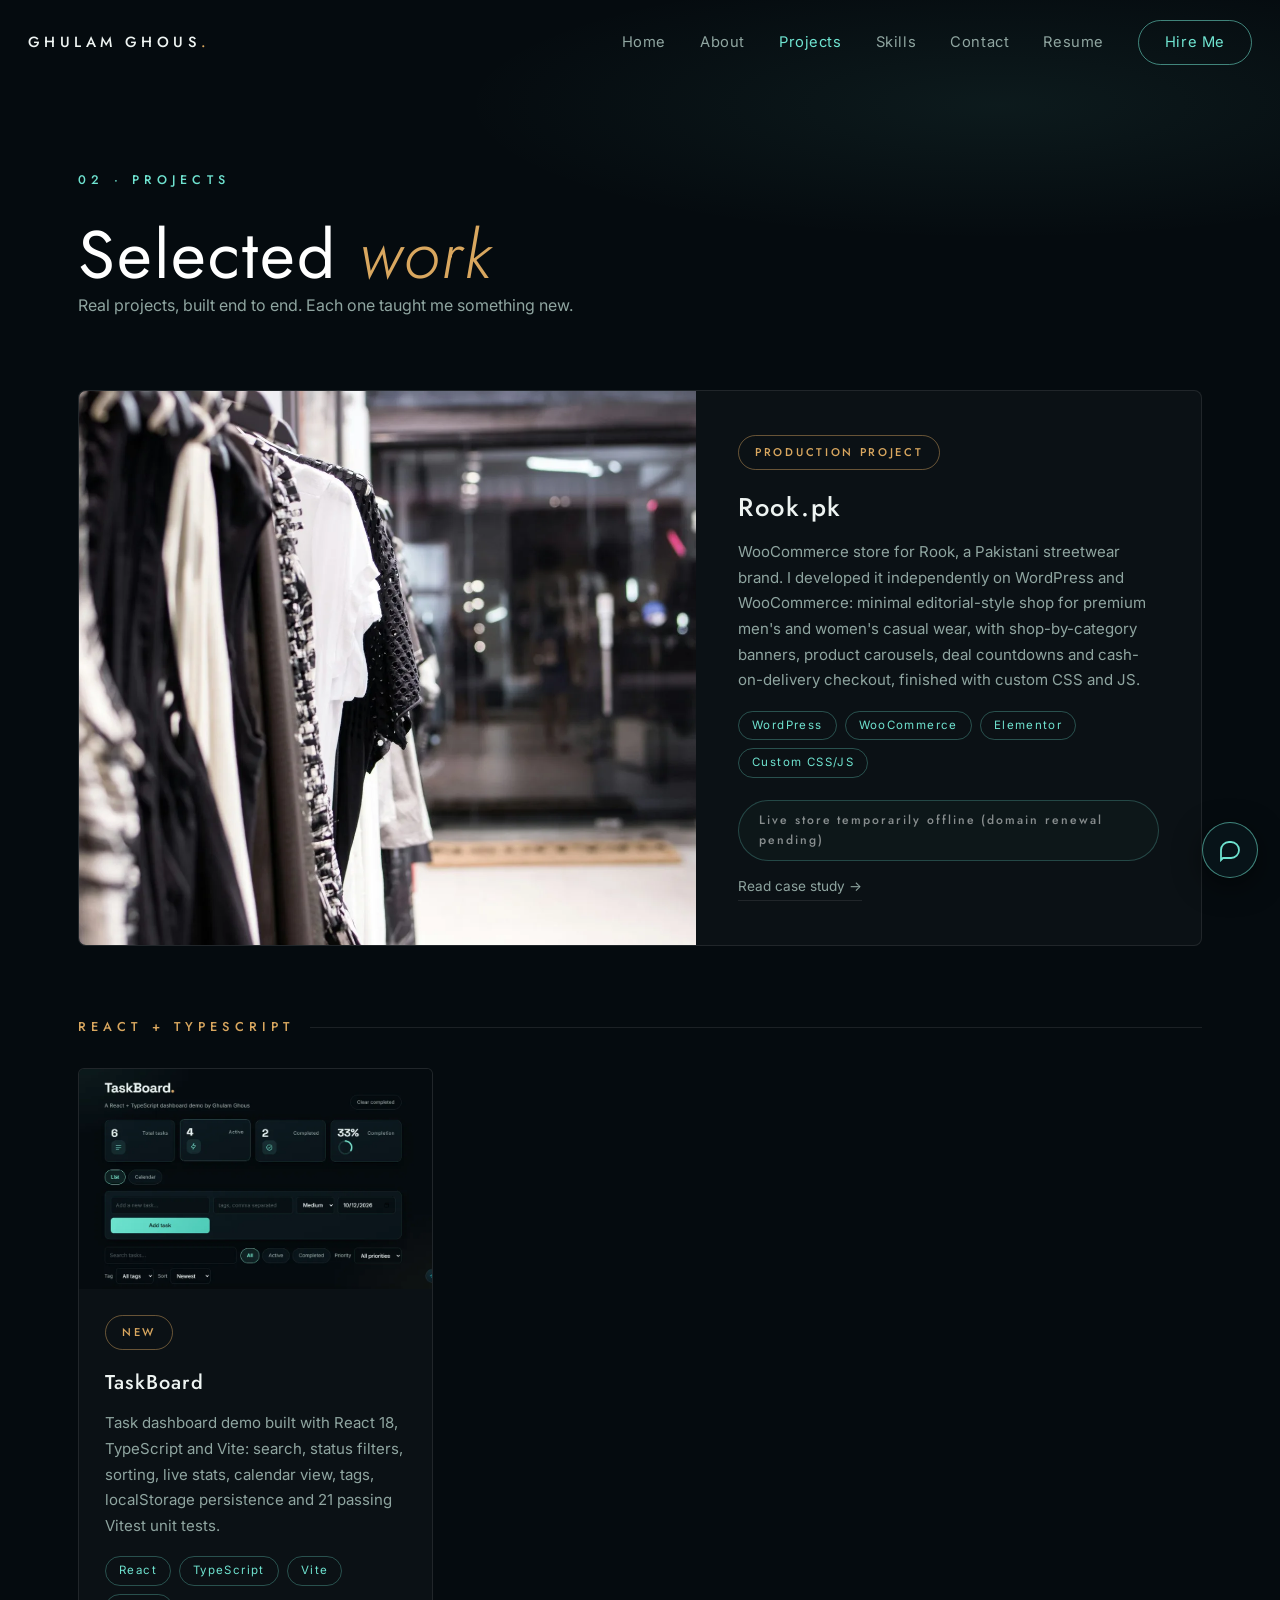
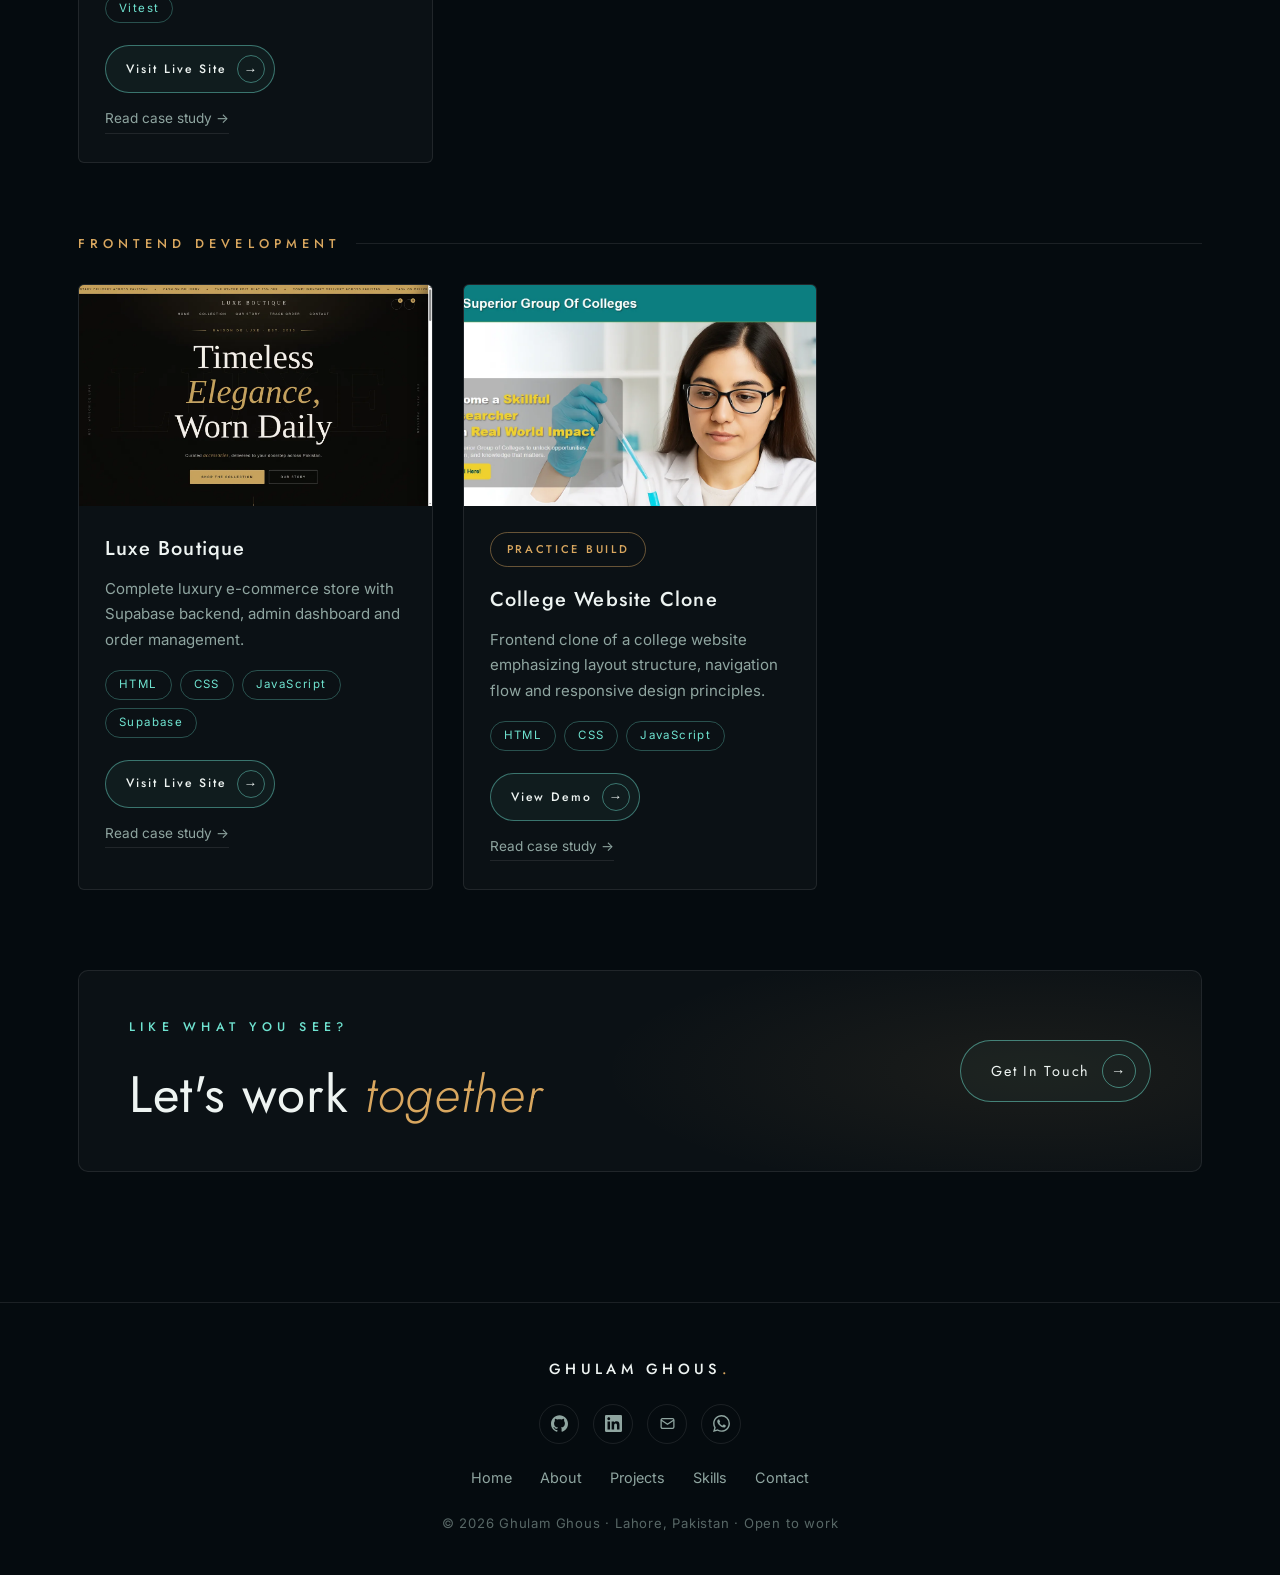
<file: projects.html>
<!DOCTYPE html>
<html lang="en">
<head>
  <meta charset="UTF-8" />
  <meta name="viewport" content="width=device-width, initial-scale=1.0" />
  <title>Projects | Ghulam Ghous - Frontend Developer</title>
    <meta name="description" content="Selected projects by Ghulam Ghous: Rook.pk WooCommerce store, Luxe Boutique, College Website Clone. Case studies with live demos." />
  <link rel="canonical" href="https://ghulamghousdev.netlify.app/projects.html" />
  <link rel="icon" type="image/svg+xml" href="favicon.svg" />
  <link rel="apple-touch-icon" href="apple-touch-icon.png" />
  <link rel="manifest" href="site.webmanifest" />
  <meta name="theme-color" content="#050b0f" />
  <meta property="og:title" content="Projects | Ghulam Ghous - Frontend Developer" />
  <meta property="og:description" content="Selected projects by Ghulam Ghous: Rook.pk WooCommerce store, Luxe Boutique, College Website Clone. Case studies with live demos." />
  <meta property="og:type" content="website" />
  <meta property="og:url" content="https://ghulamghousdev.netlify.app/projects.html" />
  <meta property="og:image" content="https://ghulamghousdev.netlify.app/og-image.jpg" />
  <meta property="og:site_name" content="Ghulam Ghous - Frontend Developer" />
  <meta name="twitter:card" content="summary_large_image" />
  <meta name="twitter:title" content="Projects | Ghulam Ghous - Frontend Developer" />
  <meta name="twitter:description" content="Selected projects by Ghulam Ghous: Rook.pk WooCommerce store, Luxe Boutique, College Website Clone. Case studies with live demos." />
  <meta name="twitter:image" content="https://ghulamghousdev.netlify.app/og-image.jpg" />
  <link rel="preconnect" href="https://fonts.googleapis.com" />
  <link rel="preconnect" href="https://fonts.gstatic.com" crossorigin />
  <link href="https://fonts.googleapis.com/css2?family=Jost:wght@300;400;500;600&family=Inter:wght@300;400;500;600&display=swap" rel="stylesheet" />
  <link rel="stylesheet" href="style.css?v=31" />
<noscript><style>.reveal{opacity:1!important;transform:none!important}</style></noscript>
</head>
<body>
  <a class="skip-link" href="#main">Skip to content</a>

  <header class="nav" id="nav">
    <div class="nav-inner">
      <a href="index.html" class="brand">
        <span class="brand-name">GHULAM&nbsp;GHOUS<i>.</i></span>
      </a>
      <nav class="nav-links">
        <a href="index.html">Home</a>
        <a href="about.html">About</a>
        <a href="projects.html" class="active">Projects</a>
        <a href="skills.html">Skills</a>
        <a href="contact.html">Contact</a>
        <a href="Ghulam-Ghous-Resume.pdf" target="_blank" rel="noopener">Resume</a>
        <a href="contact.html" class="btn-hire">Hire Me</a>
      </nav>
      <button class="nav-toggle" id="navToggle" aria-label="Menu"><span></span><span></span><span></span></button>
    </div>
    <div class="mobile-menu" id="mobileMenu">
      <a href="index.html">Home</a>
      <a href="about.html">About</a>
      <a href="projects.html">Projects</a>
      <a href="skills.html">Skills</a>
      <a href="contact.html">Contact</a>
      <a href="Ghulam-Ghous-Resume.pdf" target="_blank" rel="noopener">Download Resume</a>
    </div>
  </header>
  <main id="main">

  <section class="page-hero">
    <div class="container">
      <p class="kicker reveal">02 · PROJECTS</p>
      <h1 class="page-title reveal">Selected <em>work</em></h1>
      <p class="reveal muted" style="max-width:560px">Real projects, built end to end. Each one taught me something new.</p>
    </div>
  </section>

  <section class="section" style="padding-top:40px">
    <div class="container">
<article class="project-featured reveal">
        <div class="project-media">
          <img width="1600" height="1067" src="images/rook-store.webp" alt="Rook.pk WooCommerce store" loading="lazy" />
        </div>
        <div class="project-body">
          <span class="project-badge">PRODUCTION PROJECT</span>
          <h3>Rook.pk</h3>
          <p>WooCommerce store for Rook, a Pakistani streetwear brand. I developed it independently on WordPress and WooCommerce: minimal editorial-style shop for premium men's and women's casual wear, with shop-by-category banners, product carousels, deal countdowns and cash-on-delivery checkout, finished with custom CSS and JS.</p>
          <ul class="tags"><li>WordPress</li><li>WooCommerce</li><li>Elementor</li><li>Custom CSS/JS</li></ul>
            <div class="project-actions">
              <span class="project-link btn-disabled" aria-disabled="true">Live store temporarily offline (domain renewal pending)</span>
                <a class="case-link" href="projects/rook-pk.html">Read case study →</a>
            </div>
        </div>
      </article>

      <p class="category-label reveal" style="margin-top:70px">REACT + TYPESCRIPT</p>
      <div class="projects-grid">

        <article class="project-card reveal">
          <div class="project-media">
            <img width="1280" height="581" src="images/taskboard.webp" alt="TaskBoard task dashboard app" loading="lazy" />
          </div>
          <div class="project-body">
            <span class="project-badge">NEW</span>
            <h3>TaskBoard</h3>
            <p>Task dashboard demo built with React 18, TypeScript and Vite: search, status filters, sorting, live stats, calendar view, tags, localStorage persistence and 21 passing Vitest unit tests.</p>
            <ul class="tags"><li>React</li><li>TypeScript</li><li>Vite</li><li>Vitest</li></ul>
            <div class="project-actions">
              <a class="project-link" href="https://ghous-taskboard.netlify.app/" target="_blank" rel="noopener">Visit Live Site <span>→</span></a>
              <a class="case-link" href="projects/taskboard.html">Read case study →</a>
            </div>
          </div>
        </article>

      </div>

      <p class="category-label reveal" style="margin-top:70px">FRONTEND DEVELOPMENT</p>
      <div class="projects-grid">

        <article class="project-card reveal">
          <div class="project-media">
            <img width="1344" height="840" src="images/luxe-boutique.webp" alt="Luxe Boutique website" loading="lazy" />
          </div>
          <div class="project-body">
            <h3>Luxe Boutique</h3>
            <p>Complete luxury e-commerce store with Supabase backend, admin dashboard and order management.</p>
            <ul class="tags"><li>HTML</li><li>CSS</li><li>JavaScript</li><li>Supabase</li></ul>
            <div class="project-actions">
              <a class="project-link" href="https://luxeboutiquee.netlify.app/" target="_blank" rel="noopener">Visit Live Site <span>→</span></a>
                <a class="case-link" href="projects/luxe-boutique.html">Read case study →</a>
            </div>
          </div>
        </article>

        <article class="project-card reveal">
          <div class="project-media">
            <img width="1350" height="640" src="images/college-clone.webp" alt="College website clone" loading="lazy" />
          </div>
          <div class="project-body">
            <span class="project-badge">PRACTICE BUILD</span>
            <h3>College Website Clone</h3>
            <p>Frontend clone of a college website emphasizing layout structure, navigation flow and responsive design principles.</p>
            <ul class="tags"><li>HTML</li><li>CSS</li><li>JavaScript</li></ul>
            <div class="project-actions">
              <a class="project-link" href="https://collegewebsiteclone.netlify.app/" target="_blank" rel="noopener">View Demo <span>→</span></a>
                <a class="case-link" href="projects/college-clone.html">Read case study →</a>
            </div>
          </div>
        </article>

      </div>

      <div class="cta-banner reveal" style="margin-top:80px">
        <div>
          <p class="kicker">LIKE WHAT YOU SEE?</p>
          <h2 class="section-title" style="margin-bottom:0">Let's work <em>together</em></h2>
        </div>
        <a href="contact.html" class="btn-pill">Get In Touch <span class="arrow">→</span></a>
      </div>
    </div>
  </section>

  </main>
  <footer class="footer">
    <div class="container footer-inner">
      <a href="index.html" class="brand"><span class="brand-name">GHULAM&nbsp;GHOUS<i>.</i></span></a>
      <div class="footer-social">
        <a href="https://github.com/GhulamGhous326" target="_blank" rel="noopener noreferrer" aria-label="GitHub"><svg viewBox="0 0 24 24" fill="currentColor" aria-hidden="true"><path d="M12 .297c-6.63 0-12 5.373-12 12 0 5.303 3.438 9.8 8.205 11.385.6.113.82-.258.82-.577 0-.285-.01-1.04-.015-2.04-3.338.724-4.042-1.61-4.042-1.61C4.422 18.07 3.633 17.7 3.633 17.7c-1.087-.744.084-.729.084-.729 1.205.084 1.838 1.236 1.838 1.236 1.07 1.835 2.809 1.305 3.495.998.108-.776.417-1.305.76-1.605-2.665-.3-5.466-1.332-5.466-5.93 0-1.31.465-2.38 1.235-3.22-.135-.303-.54-1.523.105-3.176 0 0 1.005-.322 3.3 1.23.96-.267 1.98-.399 3-.405 1.02.006 2.04.138 3 .405 2.28-1.552 3.285-1.23 3.285-1.23.645 1.653.24 2.873.12 3.176.765.84 1.23 1.91 1.23 3.22 0 4.61-2.805 5.625-5.475 5.92.42.36.81 1.096.81 2.22 0 1.606-.015 2.896-.015 3.286 0 .315.21.69.825.57C20.565 22.092 24 17.592 24 12.297c0-6.627-5.373-12-12-12"/></svg></a>
        <a href="https://www.linkedin.com/in/ghulamghous208/" target="_blank" rel="noopener noreferrer" aria-label="LinkedIn"><svg viewBox="0 0 24 24" fill="currentColor" aria-hidden="true"><path d="M20.447 20.452h-3.554v-5.569c0-1.328-.027-3.037-1.852-3.037-1.853 0-2.136 1.445-2.136 2.939v5.667H9.351V9h3.414v1.561h.046c.477-.9 1.637-1.85 3.37-1.85 3.601 0 4.267 2.37 4.267 5.455v6.286zM5.337 7.433c-1.144 0-2.063-.926-2.063-2.065 0-1.138.92-2.063 2.063-2.063 1.14 0 2.064.925 2.064 2.063 0 1.139-.925 2.065-2.064 2.065zm1.782 13.019H3.555V9h3.564v11.452zM22.225 0H1.771C.792 0 0 .774 0 1.729v20.542C0 23.227.792 24 1.771 24h20.451C23.2 24 24 23.227 24 22.271V1.729C24 .774 23.2 0 22.225 0z"/></svg></a>
        <a href="mailto:ghulamghous208@mail.com" aria-label="Email"><svg viewBox="0 0 24 24" fill="none" stroke="currentColor" stroke-width="1.8" aria-hidden="true"><rect x="3" y="5" width="18" height="14" rx="2"/><path d="M3 7l9 6 9-6"/></svg></a>
        <a href="https://wa.me/923101714299" target="_blank" rel="noopener noreferrer" aria-label="WhatsApp"><svg viewBox="0 0 24 24" fill="currentColor" aria-hidden="true"><path d="M17.472 14.382c-.297-.149-1.758-.867-2.03-.967-.273-.099-.471-.148-.67.15-.197.297-.767.966-.94 1.164-.173.199-.347.223-.644.075-.297-.15-1.255-.463-2.39-1.475-.883-.788-1.48-1.761-1.653-2.059-.173-.297-.018-.458.13-.606.134-.133.298-.347.446-.52.149-.174.198-.298.298-.497.099-.198.05-.371-.025-.52-.075-.149-.669-1.612-.916-2.207-.242-.579-.487-.5-.669-.51-.173-.008-.371-.01-.57-.01-.198 0-.52.074-.792.372-.272.297-1.04 1.016-1.04 2.479 0 1.462 1.065 2.875 1.213 3.074.149.198 2.096 3.2 5.077 4.487.709.306 1.262.489 1.694.625.712.227 1.36.195 1.871.118.571-.085 1.758-.719 2.006-1.413.248-.694.248-1.289.173-1.413-.074-.124-.272-.198-.57-.347m-5.421 7.403h-.004a9.87 9.87 0 01-5.031-1.378l-.361-.214-3.741.982.998-3.648-.235-.374a9.86 9.86 0 01-1.51-5.26c.001-5.45 4.436-9.884 9.888-9.884 2.64 0 5.122 1.03 6.988 2.898a9.825 9.825 0 012.893 6.994c-.003 5.45-4.437 9.884-9.885 9.884m8.413-18.297A11.815 11.815 0 0012.05 0C5.495 0 .16 5.335.157 11.892c0 2.096.547 4.142 1.588 5.945L.057 24l6.305-1.654a11.882 11.882 0 005.683 1.448h.005c6.554 0 11.89-5.335 11.893-11.893a11.821 11.821 0 00-3.48-8.413z"/></svg></a>
      </div>
      <nav class="footer-links">
        <a href="index.html">Home</a><a href="about.html">About</a><a href="projects.html">Projects</a><a href="skills.html">Skills</a><a href="contact.html">Contact</a>
      </nav>
      <p class="copy">© 2026 Ghulam Ghous · Lahore, Pakistan · Open to work</p>
    </div>
  </footer>

  <script src="script.js"></script>
  <script src="chat-widget.js?v=29"></script>
</body>
</html>
</file>
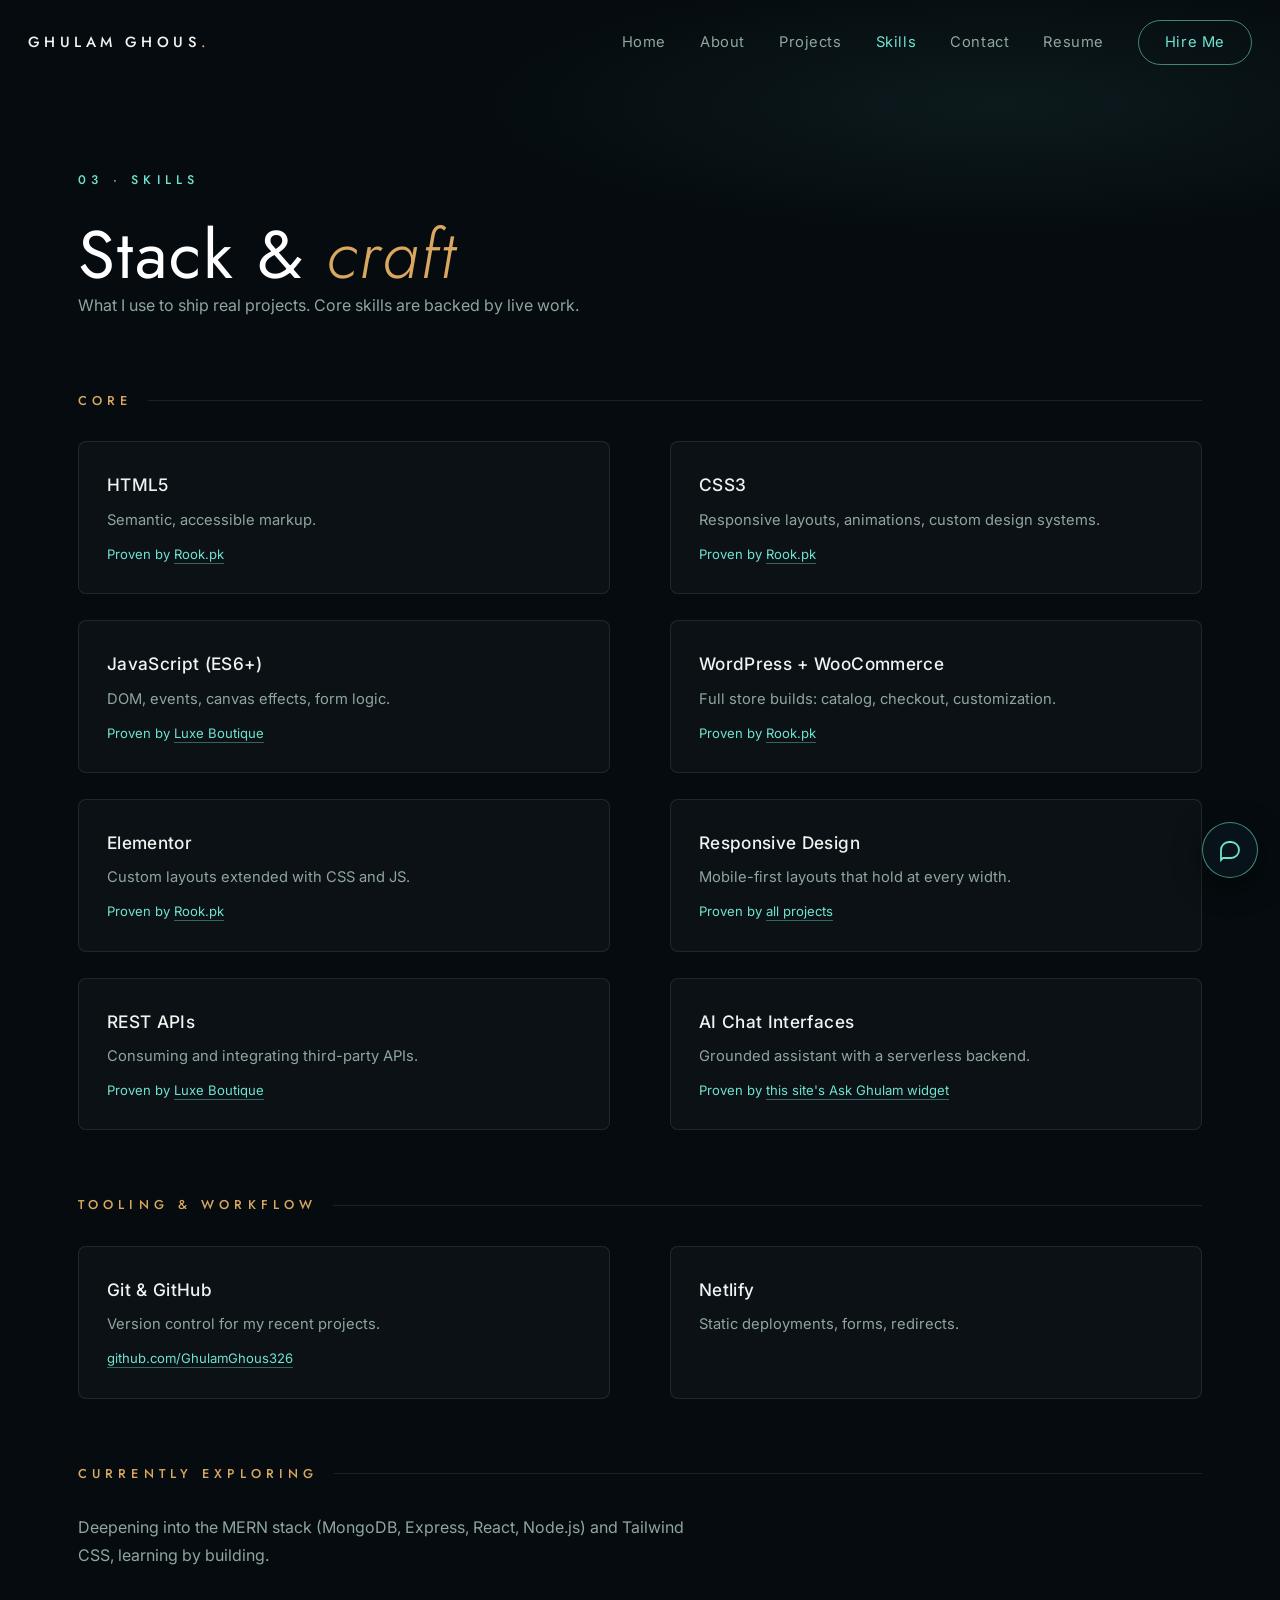
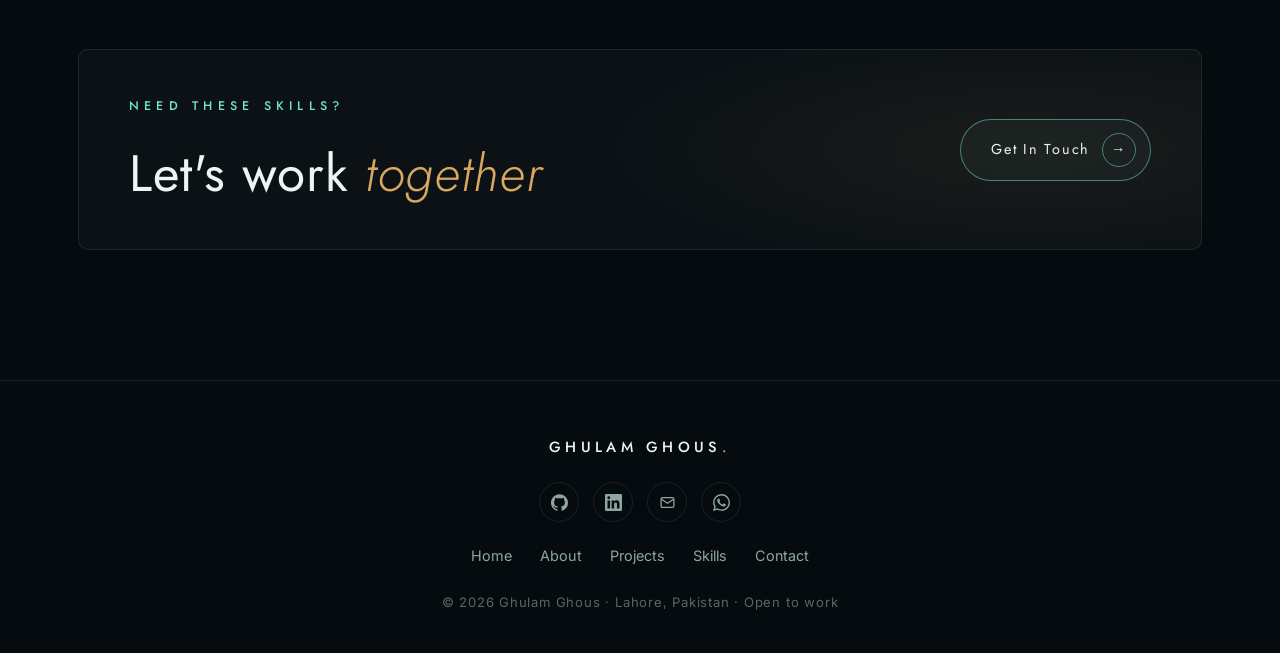
<file: skills.html>
<!DOCTYPE html>
<html lang="en">
<head>
  <meta charset="UTF-8" />
  <meta name="viewport" content="width=device-width, initial-scale=1.0" />
  <title>Skills | Ghulam Ghous - Frontend Developer</title>
    <meta name="description" content="Skills of Ghulam Ghous: HTML5, CSS3, JavaScript, WordPress, WooCommerce. Currently learning the MERN stack." />
  <link rel="canonical" href="https://ghulamghousdev.netlify.app/skills.html" />
  <link rel="icon" type="image/svg+xml" href="favicon.svg" />
  <link rel="apple-touch-icon" href="apple-touch-icon.png" />
  <link rel="manifest" href="site.webmanifest" />
  <meta name="theme-color" content="#050b0f" />
  <meta property="og:title" content="Skills | Ghulam Ghous - Frontend Developer" />
  <meta property="og:description" content="Skills of Ghulam Ghous: HTML5, CSS3, JavaScript, WordPress, WooCommerce. Currently learning the MERN stack." />
  <meta property="og:type" content="website" />
  <meta property="og:url" content="https://ghulamghousdev.netlify.app/skills.html" />
  <meta property="og:image" content="https://ghulamghousdev.netlify.app/og-image.jpg" />
  <meta property="og:site_name" content="Ghulam Ghous - Frontend Developer" />
  <meta name="twitter:card" content="summary_large_image" />
  <meta name="twitter:title" content="Skills | Ghulam Ghous - Frontend Developer" />
  <meta name="twitter:description" content="Skills of Ghulam Ghous: HTML5, CSS3, JavaScript, WordPress, WooCommerce. Currently learning the MERN stack." />
  <meta name="twitter:image" content="https://ghulamghousdev.netlify.app/og-image.jpg" />
  <link rel="preconnect" href="https://fonts.googleapis.com" />
  <link rel="preconnect" href="https://fonts.gstatic.com" crossorigin />
  <link href="https://fonts.googleapis.com/css2?family=Jost:wght@300;400;500;600&family=Inter:wght@300;400;500;600&display=swap" rel="stylesheet" />
  <link rel="stylesheet" href="style.css?v=31" />
<noscript><style>.reveal{opacity:1!important;transform:none!important}</style></noscript>
</head>
<body>
  <a class="skip-link" href="#main">Skip to content</a>

  <header class="nav" id="nav">
    <div class="nav-inner">
      <a href="index.html" class="brand">
        <span class="brand-name">GHULAM&nbsp;GHOUS<i>.</i></span>
      </a>
      <nav class="nav-links">
        <a href="index.html">Home</a>
        <a href="about.html">About</a>
        <a href="projects.html">Projects</a>
        <a href="skills.html" class="active">Skills</a>
        <a href="contact.html">Contact</a>
        <a href="Ghulam-Ghous-Resume.pdf" target="_blank" rel="noopener">Resume</a>
        <a href="contact.html" class="btn-hire">Hire Me</a>
      </nav>
      <button class="nav-toggle" id="navToggle" aria-label="Menu"><span></span><span></span><span></span></button>
    </div>
    <div class="mobile-menu" id="mobileMenu">
      <a href="index.html">Home</a>
      <a href="about.html">About</a>
      <a href="projects.html">Projects</a>
      <a href="skills.html">Skills</a>
      <a href="contact.html">Contact</a>
      <a href="Ghulam-Ghous-Resume.pdf" target="_blank" rel="noopener">Download Resume</a>
    </div>
  </header>
  <main id="main">

  <section class="page-hero">
    <div class="container">
      <p class="kicker reveal">03 · SKILLS</p>
      <h1 class="page-title reveal">Stack & <em>craft</em></h1>
      <p class="reveal muted" style="max-width:560px">What I use to ship real projects. Core skills are backed by live work.</p>
    </div>
  </section>

  <section class="section" style="padding-top:40px">
    <div class="container">
      <p class="category-label reveal">CORE</p>
      <div class="skills-grid">
      <div class="skill-card reveal">
        <h3>HTML5</h3>
        <p>Semantic, accessible markup.</p>
        <p class="proof">Proven by <a href="https://rook.pk/" target="_blank" rel="noopener">Rook.pk</a></p>
      </div>
      <div class="skill-card reveal">
        <h3>CSS3</h3>
        <p>Responsive layouts, animations, custom design systems.</p>
        <p class="proof">Proven by <a href="https://rook.pk/" target="_blank" rel="noopener">Rook.pk</a></p>
      </div>
      <div class="skill-card reveal">
        <h3>JavaScript (ES6+)</h3>
        <p>DOM, events, canvas effects, form logic.</p>
        <p class="proof">Proven by <a href="https://luxeboutiquee.netlify.app/" target="_blank" rel="noopener">Luxe Boutique</a></p>
      </div>
      <div class="skill-card reveal">
        <h3>WordPress + WooCommerce</h3>
        <p>Full store builds: catalog, checkout, customization.</p>
        <p class="proof">Proven by <a href="https://rook.pk/" target="_blank" rel="noopener">Rook.pk</a></p>
      </div>
      <div class="skill-card reveal">
        <h3>Elementor</h3>
        <p>Custom layouts extended with CSS and JS.</p>
        <p class="proof">Proven by <a href="https://rook.pk/" target="_blank" rel="noopener">Rook.pk</a></p>
      </div>
      <div class="skill-card reveal">
        <h3>Responsive Design</h3>
        <p>Mobile-first layouts that hold at every width.</p>
        <p class="proof">Proven by <a href="projects.html">all projects</a></p>
      </div>
      <div class="skill-card reveal">
        <h3>REST APIs</h3>
        <p>Consuming and integrating third-party APIs.</p>
        <p class="proof">Proven by <a href="https://luxeboutiquee.netlify.app/" target="_blank" rel="noopener">Luxe Boutique</a></p>
      </div>
      <div class="skill-card reveal">
        <h3>AI Chat Interfaces</h3>
        <p>Grounded assistant with a serverless backend.</p>
        <p class="proof">Proven by <a href="index.html">this site's Ask Ghulam widget</a></p>
      </div>
      </div>

      <p class="category-label reveal" style="margin-top:64px">TOOLING &amp; WORKFLOW</p>
      <div class="skills-grid">
      <div class="skill-card reveal">
        <h3>Git & GitHub</h3>
        <p>Version control for my recent projects.</p>
        <p class="proof"><a href="https://github.com/GhulamGhous326" target="_blank" rel="noopener noreferrer">github.com/GhulamGhous326</a></p>
      </div>
      <div class="skill-card reveal">
        <h3>Netlify</h3>
        <p>Static deployments, forms, redirects.</p>
      </div>
      </div>

      <p class="category-label reveal" style="margin-top:64px">CURRENTLY EXPLORING</p>
      <p class="reveal muted" style="max-width:640px">Deepening into the MERN stack (MongoDB, Express, React, Node.js) and Tailwind CSS, learning by building.</p>

      <div class="cta-banner reveal" style="margin-top:80px">
        <div>
          <p class="kicker">NEED THESE SKILLS?</p>
          <h2 class="section-title" style="margin-bottom:0">Let's work <em>together</em></h2>
        </div>
        <a href="contact.html" class="btn-pill">Get In Touch <span class="arrow">→</span></a>
      </div>
    </div>
  </section>

  </main>
  <footer class="footer">
    <div class="container footer-inner">
      <a href="index.html" class="brand"><span class="brand-name">GHULAM&nbsp;GHOUS<i>.</i></span></a>
      <div class="footer-social">
        <a href="https://github.com/GhulamGhous326" target="_blank" rel="noopener noreferrer" aria-label="GitHub"><svg viewBox="0 0 24 24" fill="currentColor" aria-hidden="true"><path d="M12 .297c-6.63 0-12 5.373-12 12 0 5.303 3.438 9.8 8.205 11.385.6.113.82-.258.82-.577 0-.285-.01-1.04-.015-2.04-3.338.724-4.042-1.61-4.042-1.61C4.422 18.07 3.633 17.7 3.633 17.7c-1.087-.744.084-.729.084-.729 1.205.084 1.838 1.236 1.838 1.236 1.07 1.835 2.809 1.305 3.495.998.108-.776.417-1.305.76-1.605-2.665-.3-5.466-1.332-5.466-5.93 0-1.31.465-2.38 1.235-3.22-.135-.303-.54-1.523.105-3.176 0 0 1.005-.322 3.3 1.23.96-.267 1.98-.399 3-.405 1.02.006 2.04.138 3 .405 2.28-1.552 3.285-1.23 3.285-1.23.645 1.653.24 2.873.12 3.176.765.84 1.23 1.91 1.23 3.22 0 4.61-2.805 5.625-5.475 5.92.42.36.81 1.096.81 2.22 0 1.606-.015 2.896-.015 3.286 0 .315.21.69.825.57C20.565 22.092 24 17.592 24 12.297c0-6.627-5.373-12-12-12"/></svg></a>
        <a href="https://www.linkedin.com/in/ghulamghous208/" target="_blank" rel="noopener noreferrer" aria-label="LinkedIn"><svg viewBox="0 0 24 24" fill="currentColor" aria-hidden="true"><path d="M20.447 20.452h-3.554v-5.569c0-1.328-.027-3.037-1.852-3.037-1.853 0-2.136 1.445-2.136 2.939v5.667H9.351V9h3.414v1.561h.046c.477-.9 1.637-1.85 3.37-1.85 3.601 0 4.267 2.37 4.267 5.455v6.286zM5.337 7.433c-1.144 0-2.063-.926-2.063-2.065 0-1.138.92-2.063 2.063-2.063 1.14 0 2.064.925 2.064 2.063 0 1.139-.925 2.065-2.064 2.065zm1.782 13.019H3.555V9h3.564v11.452zM22.225 0H1.771C.792 0 0 .774 0 1.729v20.542C0 23.227.792 24 1.771 24h20.451C23.2 24 24 23.227 24 22.271V1.729C24 .774 23.2 0 22.225 0z"/></svg></a>
        <a href="mailto:ghulamghous208@mail.com" aria-label="Email"><svg viewBox="0 0 24 24" fill="none" stroke="currentColor" stroke-width="1.8" aria-hidden="true"><rect x="3" y="5" width="18" height="14" rx="2"/><path d="M3 7l9 6 9-6"/></svg></a>
        <a href="https://wa.me/923101714299" target="_blank" rel="noopener noreferrer" aria-label="WhatsApp"><svg viewBox="0 0 24 24" fill="currentColor" aria-hidden="true"><path d="M17.472 14.382c-.297-.149-1.758-.867-2.03-.967-.273-.099-.471-.148-.67.15-.197.297-.767.966-.94 1.164-.173.199-.347.223-.644.075-.297-.15-1.255-.463-2.39-1.475-.883-.788-1.48-1.761-1.653-2.059-.173-.297-.018-.458.13-.606.134-.133.298-.347.446-.52.149-.174.198-.298.298-.497.099-.198.05-.371-.025-.52-.075-.149-.669-1.612-.916-2.207-.242-.579-.487-.5-.669-.51-.173-.008-.371-.01-.57-.01-.198 0-.52.074-.792.372-.272.297-1.04 1.016-1.04 2.479 0 1.462 1.065 2.875 1.213 3.074.149.198 2.096 3.2 5.077 4.487.709.306 1.262.489 1.694.625.712.227 1.36.195 1.871.118.571-.085 1.758-.719 2.006-1.413.248-.694.248-1.289.173-1.413-.074-.124-.272-.198-.57-.347m-5.421 7.403h-.004a9.87 9.87 0 01-5.031-1.378l-.361-.214-3.741.982.998-3.648-.235-.374a9.86 9.86 0 01-1.51-5.26c.001-5.45 4.436-9.884 9.888-9.884 2.64 0 5.122 1.03 6.988 2.898a9.825 9.825 0 012.893 6.994c-.003 5.45-4.437 9.884-9.885 9.884m8.413-18.297A11.815 11.815 0 0012.05 0C5.495 0 .16 5.335.157 11.892c0 2.096.547 4.142 1.588 5.945L.057 24l6.305-1.654a11.882 11.882 0 005.683 1.448h.005c6.554 0 11.89-5.335 11.893-11.893a11.821 11.821 0 00-3.48-8.413z"/></svg></a>
      </div>
      <nav class="footer-links">
        <a href="index.html">Home</a><a href="about.html">About</a><a href="projects.html">Projects</a><a href="skills.html">Skills</a><a href="contact.html">Contact</a>
      </nav>
      <p class="copy">© 2026 Ghulam Ghous · Lahore, Pakistan · Open to work</p>
    </div>
  </footer>

  <script src="script.js"></script>
  <script src="chat-widget.js?v=29"></script>
</body>
</html>
</file>
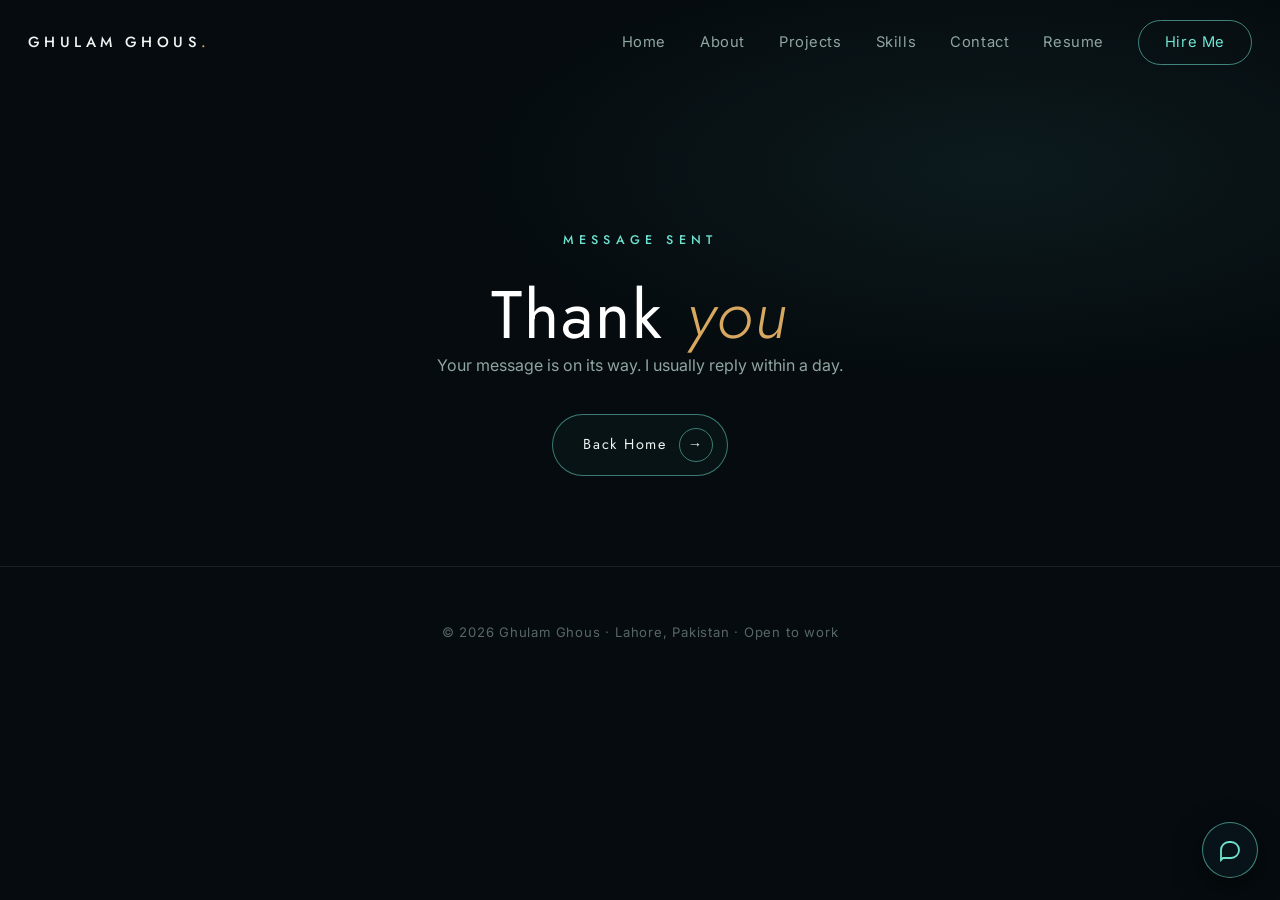
<file: thank-you.html>
<!DOCTYPE html>
<html lang="en">
<head>
  <meta charset="UTF-8" />
  <meta name="viewport" content="width=device-width, initial-scale=1.0" />
  <title>Message Sent | Ghulam Ghous</title>
    <meta name="description" content="Thanks for reaching out to Ghulam Ghous." />
  <link rel="canonical" href="https://ghulamghousdev.netlify.app/thank-you.html" />
  <meta name="robots" content="noindex" />
  <link rel="icon" type="image/svg+xml" href="favicon.svg" />
  <link rel="apple-touch-icon" href="apple-touch-icon.png" />
  <link rel="manifest" href="site.webmanifest" />
  <meta name="theme-color" content="#050b0f" />
  <meta property="og:title" content="Message Sent | Ghulam Ghous" />
  <meta property="og:description" content="Thanks for reaching out to Ghulam Ghous." />
  <meta property="og:type" content="website" />
  <meta property="og:url" content="https://ghulamghousdev.netlify.app/thank-you.html" />
  <meta property="og:image" content="https://ghulamghousdev.netlify.app/og-image.jpg" />
  <meta property="og:site_name" content="Ghulam Ghous - Frontend Developer" />
  <meta name="twitter:card" content="summary_large_image" />
  <meta name="twitter:title" content="Message Sent | Ghulam Ghous" />
  <meta name="twitter:description" content="Thanks for reaching out to Ghulam Ghous." />
  <meta name="twitter:image" content="https://ghulamghousdev.netlify.app/og-image.jpg" />
  <meta name="robots" content="noindex" />
  <link rel="preconnect" href="https://fonts.googleapis.com" />
  <link rel="preconnect" href="https://fonts.gstatic.com" crossorigin />
  <link href="https://fonts.googleapis.com/css2?family=Jost:wght@300;400;500;600&family=Inter:wght@300;400;500;600&display=swap" rel="stylesheet" />
  <link rel="stylesheet" href="style.css?v=31" />
<noscript><style>.reveal{opacity:1!important;transform:none!important}</style></noscript>
</head>
<body>
  <a class="skip-link" href="#main">Skip to content</a>
  <header class="nav" id="nav">
    <div class="nav-inner">
      <a href="index.html" class="brand"><span class="brand-name">GHULAM&nbsp;GHOUS<i>.</i></span></a>
      <nav class="nav-links">
        <a href="index.html">Home</a>
        <a href="about.html">About</a>
        <a href="projects.html">Projects</a>
        <a href="skills.html">Skills</a>
        <a href="contact.html">Contact</a>
        <a href="Ghulam-Ghous-Resume.pdf" target="_blank" rel="noopener">Resume</a>
        <a href="contact.html" class="btn-hire">Hire Me</a>
      </nav>
      <button class="nav-toggle" id="navToggle" aria-label="Menu"><span></span><span></span><span></span></button>
    </div>
    <div class="mobile-menu" id="mobileMenu">
      <a href="index.html">Home</a>
      <a href="about.html">About</a>
      <a href="projects.html">Projects</a>
      <a href="skills.html">Skills</a>
      <a href="contact.html">Contact</a>
      <a href="Ghulam-Ghous-Resume.pdf" target="_blank" rel="noopener">Download Resume</a>
    </div>
  </header>
  <main id="main">

  <section class="page-hero">
    <div class="container" style="text-align:center; padding: 60px 0">
      <p class="kicker reveal">MESSAGE SENT</p>
      <h1 class="page-title reveal">Thank <em>you</em></h1>
      <p class="reveal muted" style="max-width:520px; margin: 0 auto 34px">Your message is on its way. I usually reply within a day.</p>
      <a href="index.html" class="btn-pill reveal">Back Home <span class="arrow">→</span></a>
    </div>
  </section>

  </main>
  <footer class="footer">
    <div class="container footer-inner">
      <p class="copy">© 2026 Ghulam Ghous · Lahore, Pakistan · Open to work</p>
    </div>
  </footer>
  <script src="script.js"></script>
  <script src="chat-widget.js?v=29"></script>
</body>
</html>
</file>
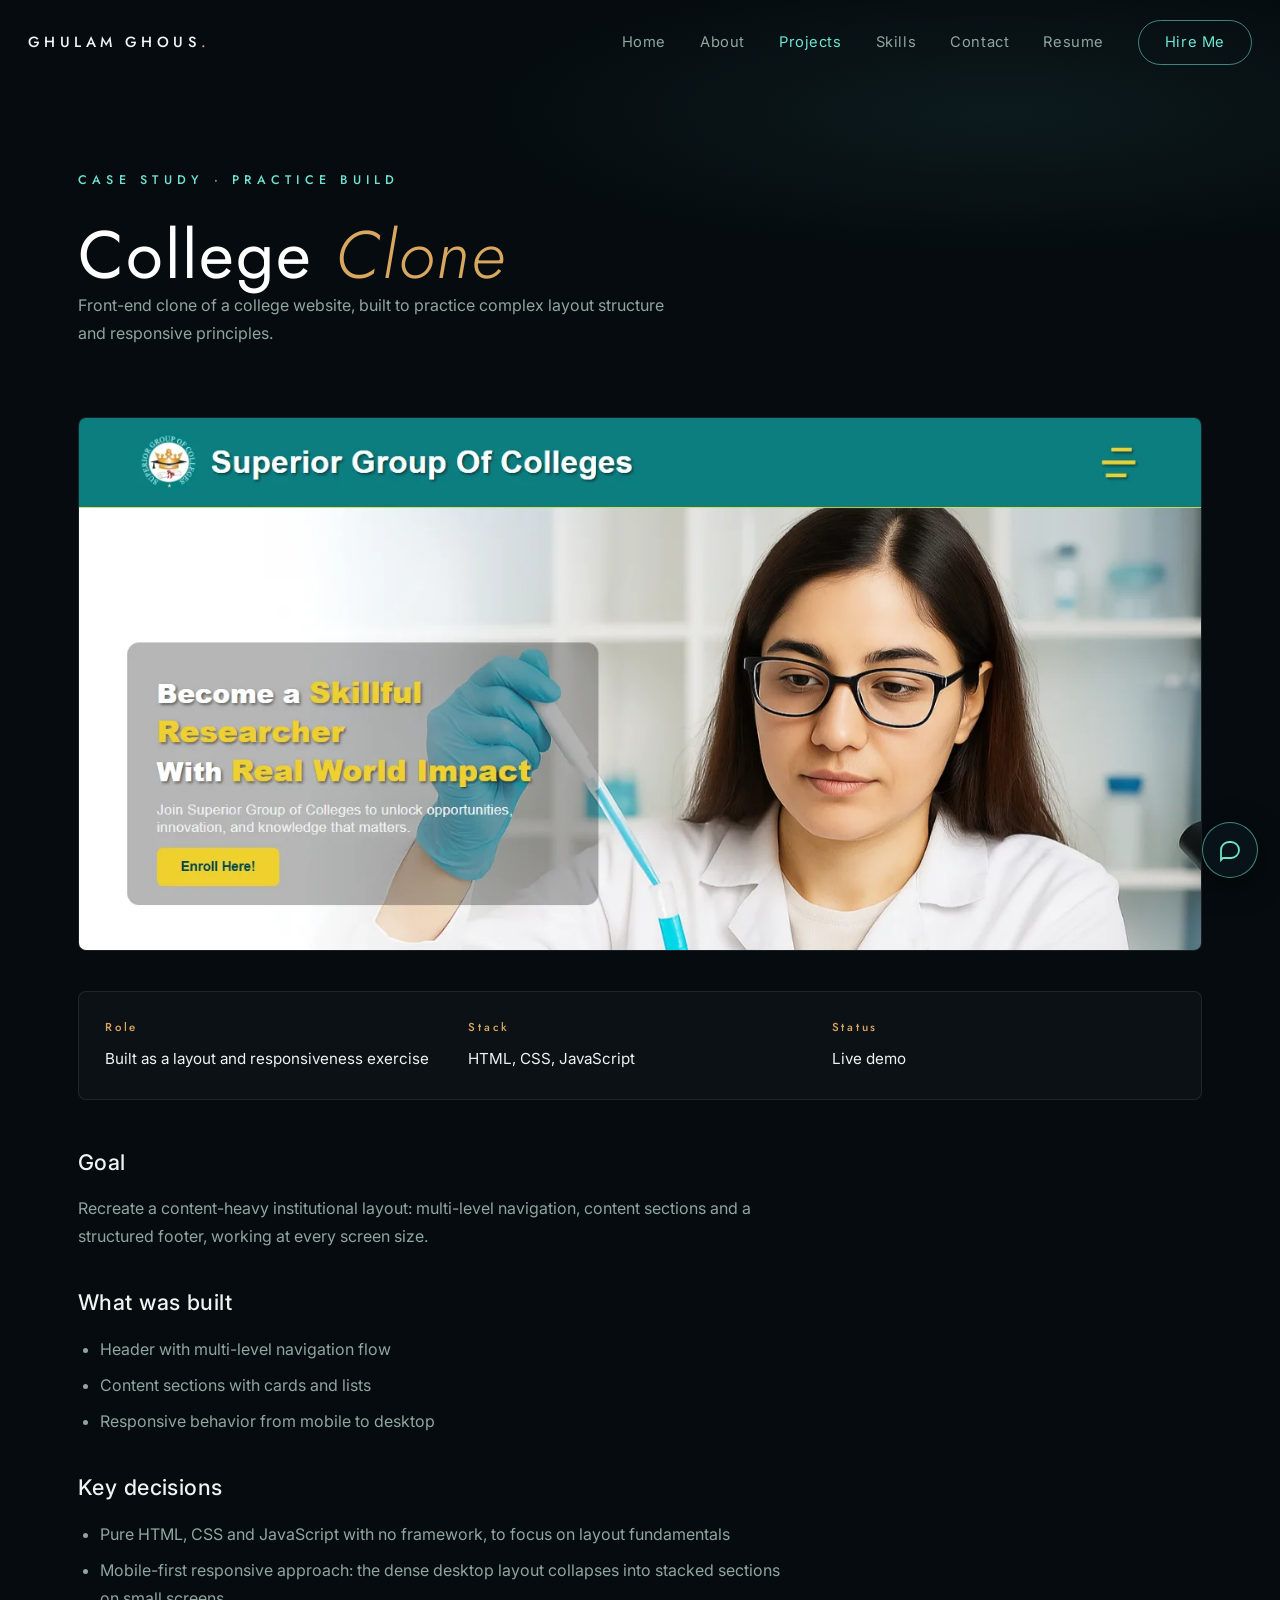
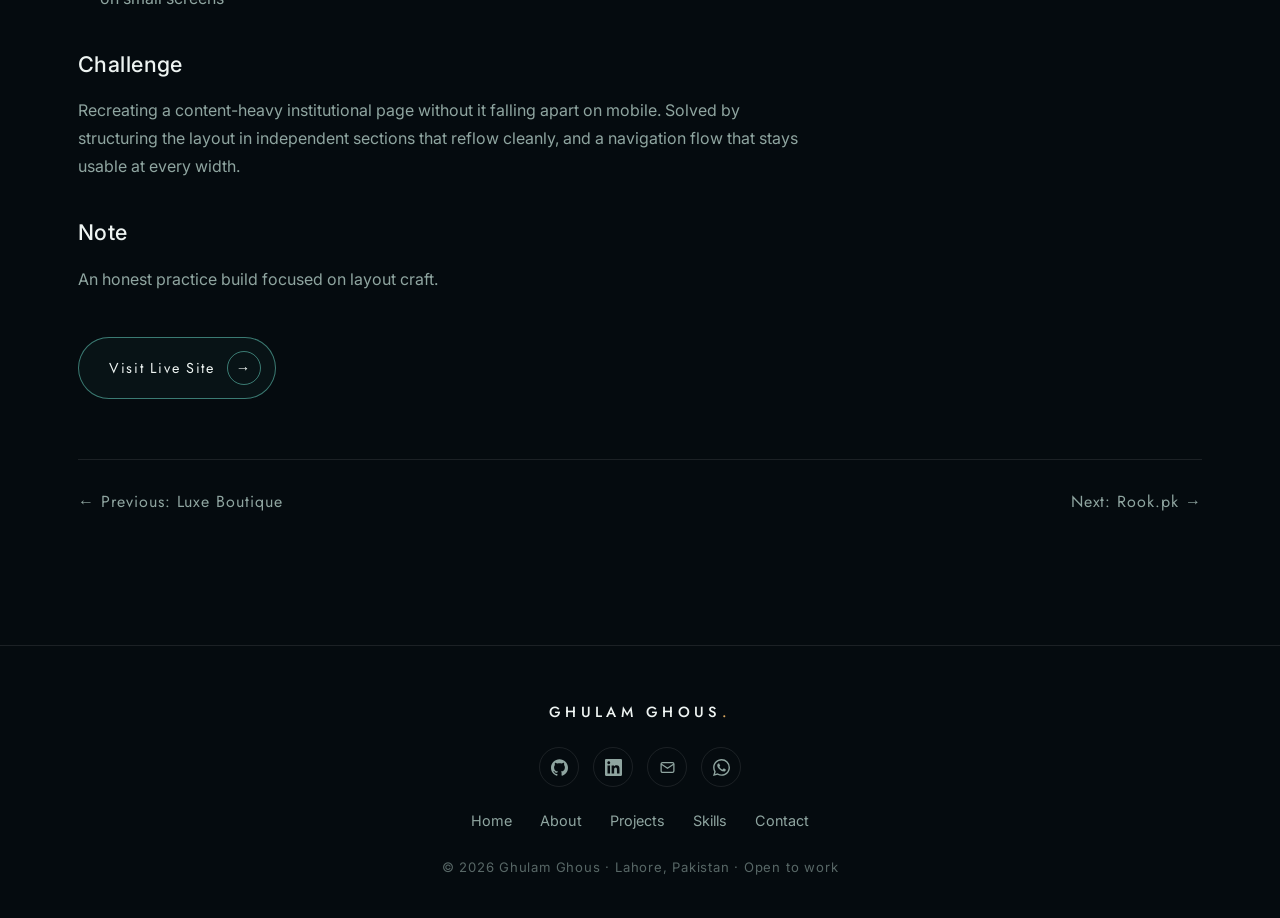
<file: projects/college-clone.html>
<!DOCTYPE html>
<html lang="en">
<head>
  <meta charset="UTF-8" />
  <meta name="viewport" content="width=device-width, initial-scale=1.0" />
  <title>College Website Clone Case Study | Ghulam Ghous</title>
    <meta name="description" content="Case study: a college website clone built by Ghulam Ghous to practice layout structure and responsive design." />
  <link rel="canonical" href="https://ghulamghousdev.netlify.app/projects/college-clone.html" />
  <link rel="icon" type="image/svg+xml" href="../favicon.svg" />
  <link rel="apple-touch-icon" href="../apple-touch-icon.png" />
  <link rel="manifest" href="../site.webmanifest" />
  <meta name="theme-color" content="#050b0f" />
  <meta property="og:title" content="College Website Clone Case Study | Ghulam Ghous" />
  <meta property="og:description" content="Case study: a college website clone built by Ghulam Ghous to practice layout structure and responsive design." />
  <meta property="og:type" content="article" />
  <meta property="og:url" content="https://ghulamghousdev.netlify.app/projects/college-clone.html" />
  <meta property="og:image" content="https://ghulamghousdev.netlify.app/og-image.jpg" />
  <meta property="og:site_name" content="Ghulam Ghous - Frontend Developer" />
  <meta name="twitter:card" content="summary_large_image" />
  <meta name="twitter:title" content="College Website Clone Case Study | Ghulam Ghous" />
  <meta name="twitter:description" content="Case study: a college website clone built by Ghulam Ghous to practice layout structure and responsive design." />
  <meta name="twitter:image" content="https://ghulamghousdev.netlify.app/og-image.jpg" />
  <link rel="preconnect" href="https://fonts.googleapis.com" />
  <link rel="preconnect" href="https://fonts.gstatic.com" crossorigin />
  <link href="https://fonts.googleapis.com/css2?family=Jost:wght@300;400;500;600&family=Inter:wght@300;400;500;600&display=swap" rel="stylesheet" />
  <link rel="stylesheet" href="../style.css?v=31" />
  <script type="application/ld+json">
{
  "@context": "https://schema.org",
  "@type": "CreativeWork",
  "name": "College Website Clone",
  "url": "https://ghulamghousdev.netlify.app/projects/college-clone.html",
  "author": {
    "@type": "Person",
    "name": "Ghulam Ghous",
    "url": "https://ghulamghousdev.netlify.app/"
  }
}
  </script>
<noscript><style>.reveal{opacity:1!important;transform:none!important}</style></noscript>
</head>
<body>
  <a class="skip-link" href="#main">Skip to content</a>

  <header class="nav" id="nav">
    <div class="nav-inner">
      <a href="../index.html" class="brand">
        <span class="brand-name">GHULAM&nbsp;GHOUS<i>.</i></span>
      </a>
      <nav class="nav-links">
        <a href="../index.html">Home</a><a href="../about.html">About</a><a href="../projects.html" class="active">Projects</a><a href="../skills.html">Skills</a><a href="../contact.html">Contact</a>
        <a href="../Ghulam-Ghous-Resume.pdf" target="_blank" rel="noopener">Resume</a>
        <a href="../contact.html" class="btn-hire">Hire Me</a>
      </nav>
      <button class="nav-toggle" id="navToggle" aria-label="Menu"><span></span><span></span><span></span></button>
    </div>
    <div class="mobile-menu" id="mobileMenu">
      <a href="../index.html">Home</a><a href="../about.html">About</a><a href="../projects.html">Projects</a><a href="../skills.html">Skills</a><a href="../contact.html">Contact</a>
      <a href="../Ghulam-Ghous-Resume.pdf" target="_blank" rel="noopener">Download Resume</a>
    </div>
  </header>
  <main id="main">

  <section class="page-hero">
    <div class="container">
      <p class="kicker reveal">CASE STUDY · PRACTICE BUILD</p>
      <h1 class="page-title reveal">College <em>Clone</em></h1>
      <p class="reveal muted" style="max-width:600px">Front-end clone of a college website, built to practice complex layout structure and responsive principles.</p>
    </div>
  </section>

  <section class="section" style="padding-top:40px">
    <div class="container">
      <div class="case-media reveal">
        <img width="1350" height="640" src="../images/college-clone.webp" alt="College website clone" loading="lazy" />
      </div>
      <div class="case-meta reveal">
        <div><strong>Role</strong><span>Built as a layout and responsiveness exercise</span></div>
        <div><strong>Stack</strong><span>HTML, CSS, JavaScript</span></div>
        <div><strong>Status</strong><span>Live demo</span></div>
      </div>
      <div class="case-body reveal">
        <h2>Goal</h2>
        <p>Recreate a content-heavy institutional layout: multi-level navigation, content sections and a structured footer, working at every screen size.</p>
        <h2>What was built</h2>
        <ul><li>Header with multi-level navigation flow</li><li>Content sections with cards and lists</li><li>Responsive behavior from mobile to desktop</li></ul>
        <h2>Key decisions</h2>
        <ul><li>Pure HTML, CSS and JavaScript with no framework, to focus on layout fundamentals</li><li>Mobile-first responsive approach: the dense desktop layout collapses into stacked sections on small screens</li></ul>
        <h2>Challenge</h2>
        <p>Recreating a content-heavy institutional page without it falling apart on mobile. Solved by structuring the layout in independent sections that reflow cleanly, and a navigation flow that stays usable at every width.</p>
        <h2>Note</h2>
        <p class="muted">An honest practice build focused on layout craft.</p>
      </div>
      <div class="case-actions reveal">
        <a href="https://collegewebsiteclone.netlify.app/" class="btn-pill" target="_blank" rel="noopener">Visit Live Site <span class="arrow">→</span></a>

      </div>
      <nav class="case-nav reveal">
        <a href="luxe-boutique.html">← Previous: Luxe Boutique</a>
        <a href="rook-pk.html">Next: Rook.pk →</a>
      </nav>
    </div>
  </section>

  </main>
  <footer class="footer">
    <div class="container footer-inner">
      <a href="../index.html" class="brand"><span class="brand-name">GHULAM&nbsp;GHOUS<i>.</i></span></a>
      <div class="footer-social">
        <a href="https://github.com/GhulamGhous326" target="_blank" rel="noopener noreferrer" aria-label="GitHub"><svg viewBox="0 0 24 24" fill="currentColor" aria-hidden="true"><path d="M12 .297c-6.63 0-12 5.373-12 12 0 5.303 3.438 9.8 8.205 11.385.6.113.82-.258.82-.577 0-.285-.01-1.04-.015-2.04-3.338.724-4.042-1.61-4.042-1.61C4.422 18.07 3.633 17.7 3.633 17.7c-1.087-.744.084-.729.084-.729 1.205.084 1.838 1.236 1.838 1.236 1.07 1.835 2.809 1.305 3.495.998.108-.776.417-1.305.76-1.605-2.665-.3-5.466-1.332-5.466-5.93 0-1.31.465-2.38 1.235-3.22-.135-.303-.54-1.523.105-3.176 0 0 1.005-.322 3.3 1.23.96-.267 1.98-.399 3-.405 1.02.006 2.04.138 3 .405 2.28-1.552 3.285-1.23 3.285-1.23.645 1.653.24 2.873.12 3.176.765.84 1.23 1.91 1.23 3.22 0 4.61-2.805 5.625-5.475 5.92.42.36.81 1.096.81 2.22 0 1.606-.015 2.896-.015 3.286 0 .315.21.69.825.57C20.565 22.092 24 17.592 24 12.297c0-6.627-5.373-12-12-12"/></svg></a>
        <a href="https://www.linkedin.com/in/ghulamghous208/" target="_blank" rel="noopener noreferrer" aria-label="LinkedIn"><svg viewBox="0 0 24 24" fill="currentColor" aria-hidden="true"><path d="M20.447 20.452h-3.554v-5.569c0-1.328-.027-3.037-1.852-3.037-1.853 0-2.136 1.445-2.136 2.939v5.667H9.351V9h3.414v1.561h.046c.477-.9 1.637-1.85 3.37-1.85 3.601 0 4.267 2.37 4.267 5.455v6.286zM5.337 7.433c-1.144 0-2.063-.926-2.063-2.065 0-1.138.92-2.063 2.063-2.063 1.14 0 2.064.925 2.064 2.063 0 1.139-.925 2.065-2.064 2.065zm1.782 13.019H3.555V9h3.564v11.452zM22.225 0H1.771C.792 0 0 .774 0 1.729v20.542C0 23.227.792 24 1.771 24h20.451C23.2 24 24 23.227 24 22.271V1.729C24 .774 23.2 0 22.225 0z"/></svg></a>
        <a href="mailto:ghulamghous208@mail.com" aria-label="Email"><svg viewBox="0 0 24 24" fill="none" stroke="currentColor" stroke-width="1.8" aria-hidden="true"><rect x="3" y="5" width="18" height="14" rx="2"/><path d="M3 7l9 6 9-6"/></svg></a>
        <a href="https://wa.me/923101714299" target="_blank" rel="noopener noreferrer" aria-label="WhatsApp"><svg viewBox="0 0 24 24" fill="currentColor" aria-hidden="true"><path d="M17.472 14.382c-.297-.149-1.758-.867-2.03-.967-.273-.099-.471-.148-.67.15-.197.297-.767.966-.94 1.164-.173.199-.347.223-.644.075-.297-.15-1.255-.463-2.39-1.475-.883-.788-1.48-1.761-1.653-2.059-.173-.297-.018-.458.13-.606.134-.133.298-.347.446-.52.149-.174.198-.298.298-.497.099-.198.05-.371-.025-.52-.075-.149-.669-1.612-.916-2.207-.242-.579-.487-.5-.669-.51-.173-.008-.371-.01-.57-.01-.198 0-.52.074-.792.372-.272.297-1.04 1.016-1.04 2.479 0 1.462 1.065 2.875 1.213 3.074.149.198 2.096 3.2 5.077 4.487.709.306 1.262.489 1.694.625.712.227 1.36.195 1.871.118.571-.085 1.758-.719 2.006-1.413.248-.694.248-1.289.173-1.413-.074-.124-.272-.198-.57-.347m-5.421 7.403h-.004a9.87 9.87 0 01-5.031-1.378l-.361-.214-3.741.982.998-3.648-.235-.374a9.86 9.86 0 01-1.51-5.26c.001-5.45 4.436-9.884 9.888-9.884 2.64 0 5.122 1.03 6.988 2.898a9.825 9.825 0 012.893 6.994c-.003 5.45-4.437 9.884-9.885 9.884m8.413-18.297A11.815 11.815 0 0012.05 0C5.495 0 .16 5.335.157 11.892c0 2.096.547 4.142 1.588 5.945L.057 24l6.305-1.654a11.882 11.882 0 005.683 1.448h.005c6.554 0 11.89-5.335 11.893-11.893a11.821 11.821 0 00-3.48-8.413z"/></svg></a>
      </div>
      <nav class="footer-links">
        <a href="../index.html">Home</a><a href="../about.html">About</a><a href="../projects.html">Projects</a><a href="../skills.html">Skills</a><a href="../contact.html">Contact</a>
      </nav>
      <p class="copy">© 2026 Ghulam Ghous · Lahore, Pakistan · Open to work</p>
    </div>
  </footer>

  <script src="../script.js"></script>
  <script src="../chat-widget.js"></script>
</body>
</html>
</file>
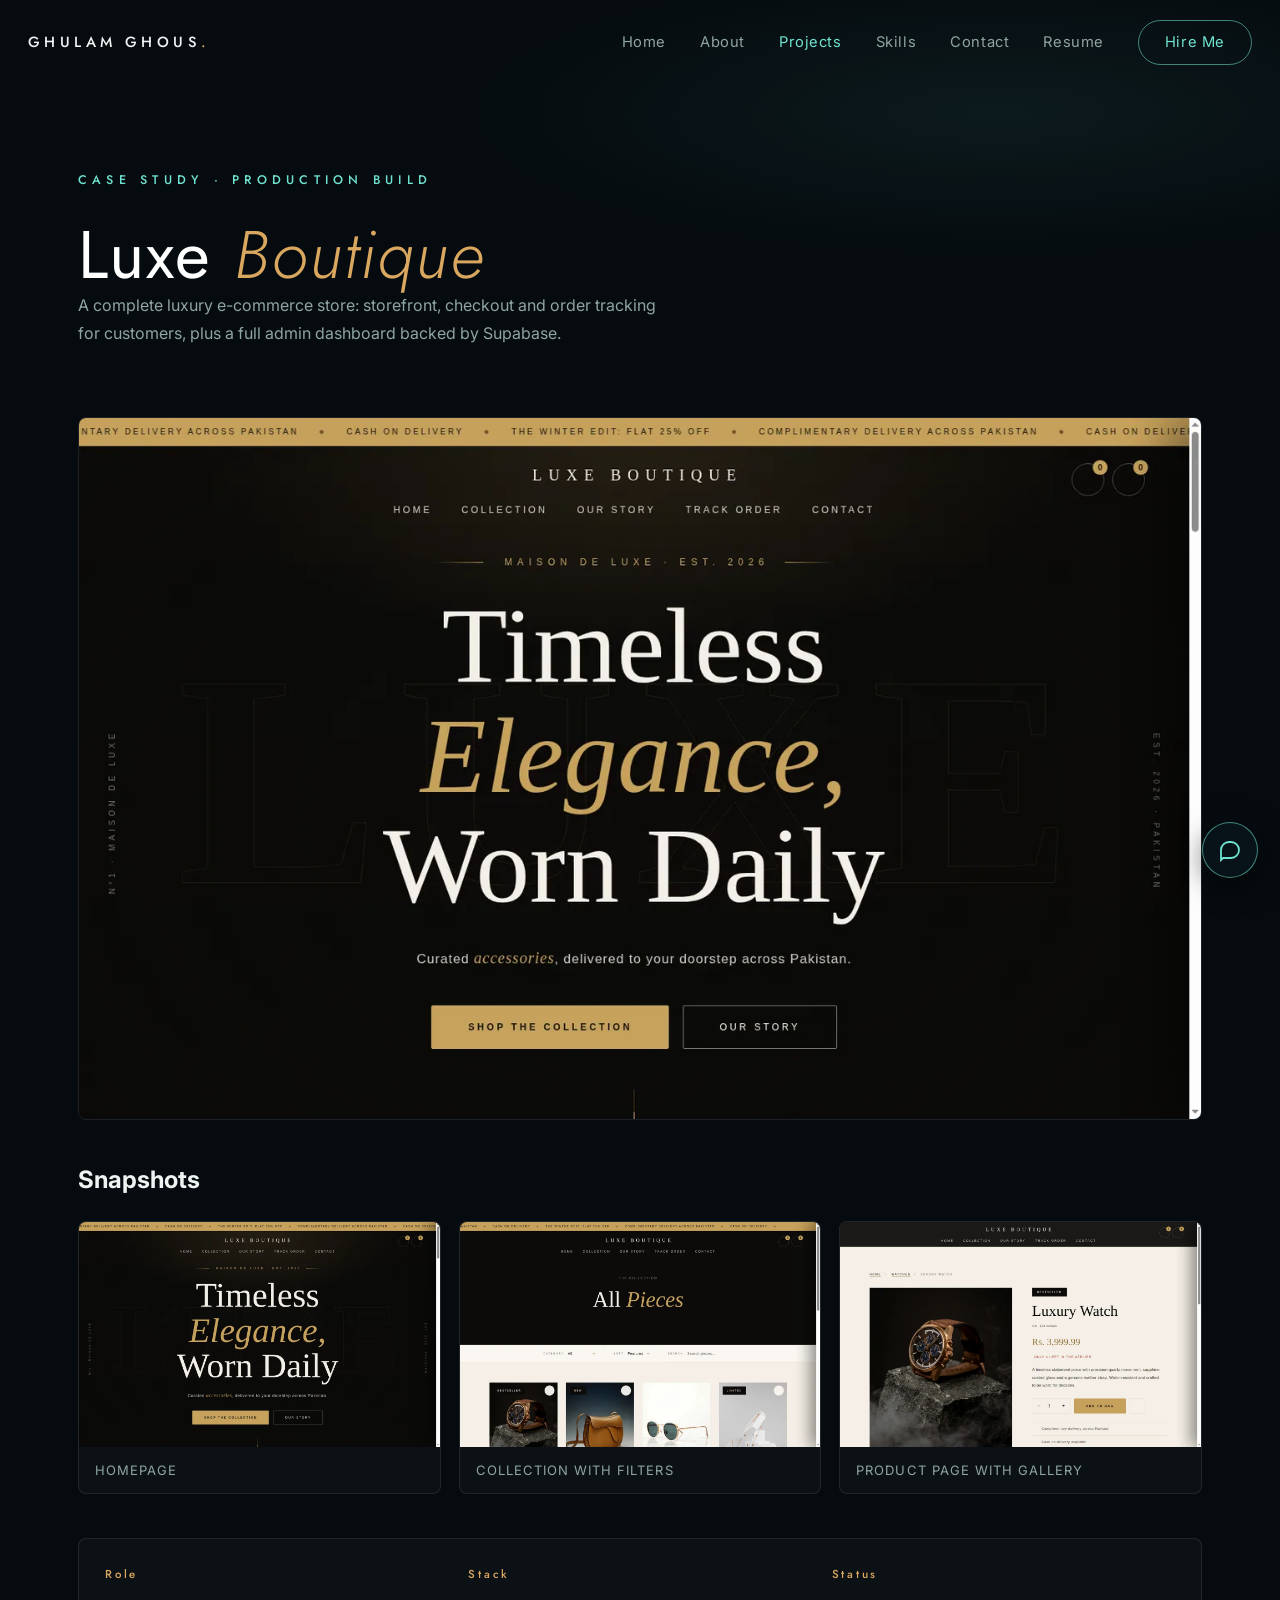
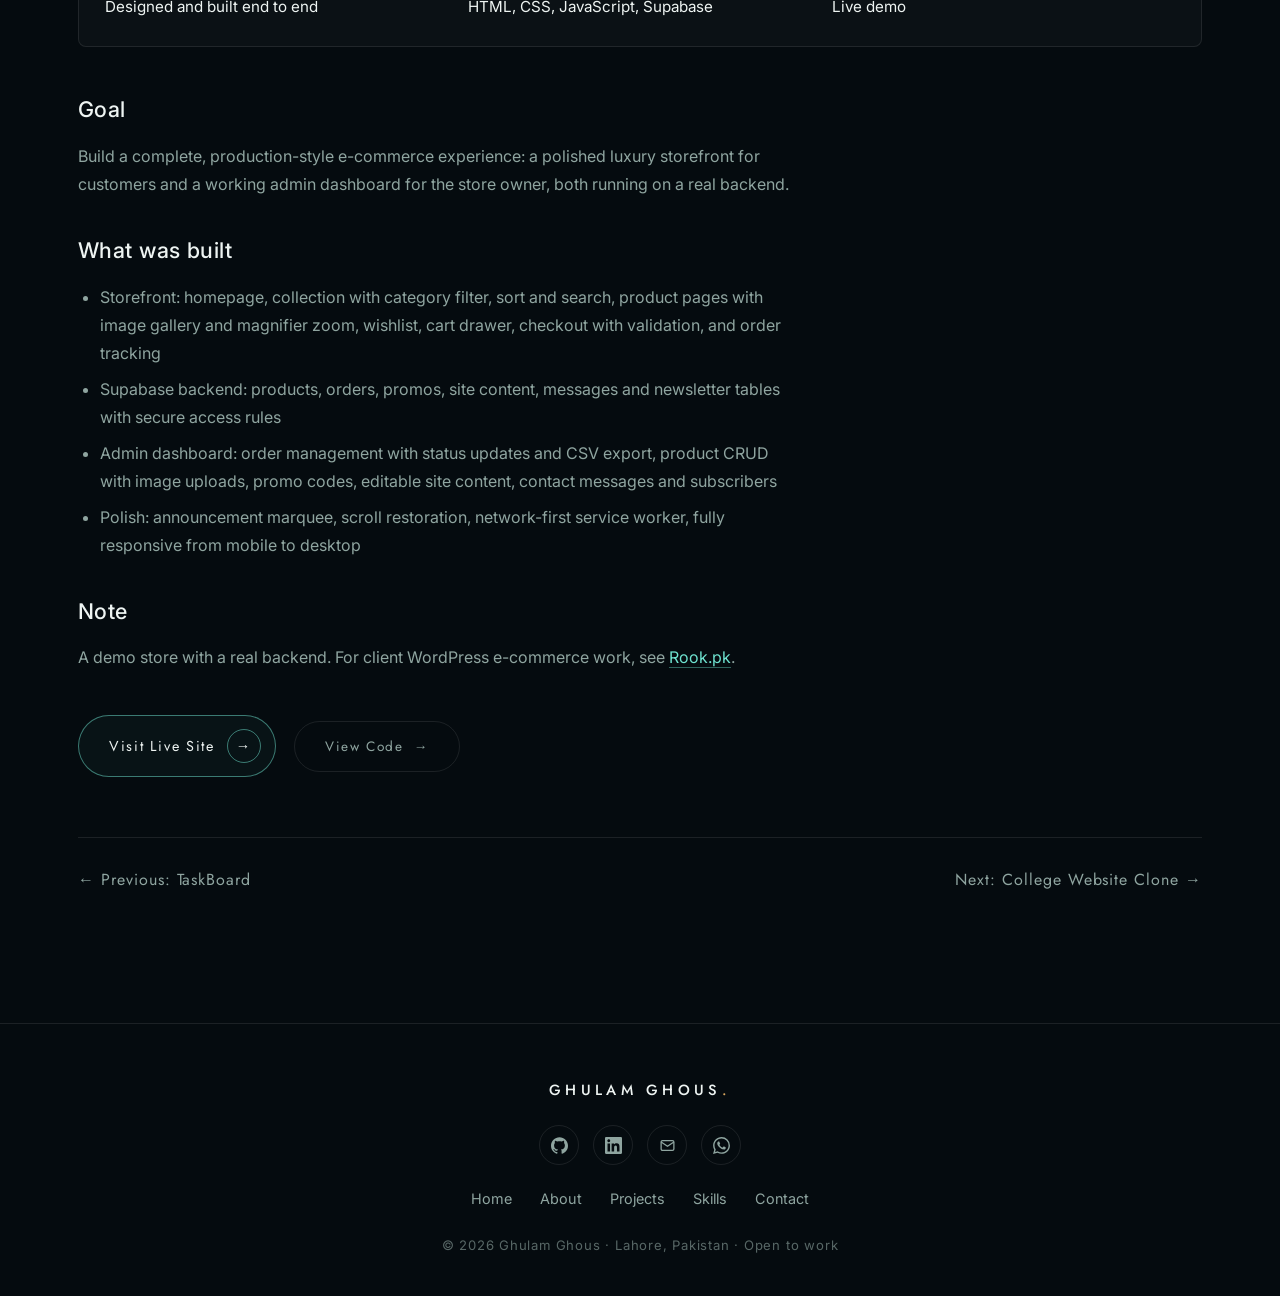
<file: projects/luxe-boutique.html>
<!DOCTYPE html>
<html lang="en">
<head>
  <meta charset="UTF-8" />
  <meta name="viewport" content="width=device-width, initial-scale=1.0" />
  <title>Luxe Boutique Case Study | Ghulam Ghous</title>
    <meta name="description" content="Case study: Luxe Boutique, a production-style e-commerce store built by Ghulam Ghous with HTML, CSS, JavaScript and a Supabase backend." />
  <link rel="canonical" href="https://ghulamghousdev.netlify.app/projects/luxe-boutique.html" />
  <link rel="icon" type="image/svg+xml" href="../favicon.svg" />
  <link rel="apple-touch-icon" href="../apple-touch-icon.png" />
  <link rel="manifest" href="../site.webmanifest" />
  <meta name="theme-color" content="#050b0f" />
  <meta property="og:title" content="Luxe Boutique Case Study | Ghulam Ghous" />
  <meta property="og:description" content="Case study: Luxe Boutique, a production-style e-commerce store built by Ghulam Ghous with HTML, CSS, JavaScript and a Supabase backend." />
  <meta property="og:type" content="article" />
  <meta property="og:url" content="https://ghulamghousdev.netlify.app/projects/luxe-boutique.html" />
  <meta property="og:image" content="https://ghulamghousdev.netlify.app/og-image.jpg" />
  <meta property="og:site_name" content="Ghulam Ghous - Frontend Developer" />
  <meta name="twitter:card" content="summary_large_image" />
  <meta name="twitter:title" content="Luxe Boutique Case Study | Ghulam Ghous" />
  <meta name="twitter:description" content="Case study: Luxe Boutique, a production-style e-commerce store built by Ghulam Ghous with HTML, CSS, JavaScript and a Supabase backend." />
  <meta name="twitter:image" content="https://ghulamghousdev.netlify.app/og-image.jpg" />
  <link rel="preconnect" href="https://fonts.googleapis.com" />
  <link rel="preconnect" href="https://fonts.gstatic.com" crossorigin />
  <link href="https://fonts.googleapis.com/css2?family=Jost:wght@300;400;500;600&family=Inter:wght@300;400;500;600&display=swap" rel="stylesheet" />
  <link rel="stylesheet" href="../style.css?v=31" />
  <script type="application/ld+json">
{
  "@context": "https://schema.org",
  "@type": "CreativeWork",
  "name": "Luxe Boutique",
  "url": "https://ghulamghousdev.netlify.app/projects/luxe-boutique.html",
  "author": {
    "@type": "Person",
    "name": "Ghulam Ghous",
    "url": "https://ghulamghousdev.netlify.app/"
  }
}
  </script>
<noscript><style>.reveal{opacity:1!important;transform:none!important}</style></noscript>
</head>
<body>
  <a class="skip-link" href="#main">Skip to content</a>

  <header class="nav" id="nav">
    <div class="nav-inner">
      <a href="../index.html" class="brand">
        <span class="brand-name">GHULAM&nbsp;GHOUS<i>.</i></span>
      </a>
      <nav class="nav-links">
        <a href="../index.html">Home</a><a href="../about.html">About</a><a href="../projects.html" class="active">Projects</a><a href="../skills.html">Skills</a><a href="../contact.html">Contact</a>
        <a href="../Ghulam-Ghous-Resume.pdf" target="_blank" rel="noopener">Resume</a>
        <a href="../contact.html" class="btn-hire">Hire Me</a>
      </nav>
      <button class="nav-toggle" id="navToggle" aria-label="Menu"><span></span><span></span><span></span></button>
    </div>
    <div class="mobile-menu" id="mobileMenu">
      <a href="../index.html">Home</a><a href="../about.html">About</a><a href="../projects.html">Projects</a><a href="../skills.html">Skills</a><a href="../contact.html">Contact</a>
      <a href="../Ghulam-Ghous-Resume.pdf" target="_blank" rel="noopener">Download Resume</a>
    </div>
  </header>
  <main id="main">

  <section class="page-hero">
    <div class="container">
      <p class="kicker reveal">CASE STUDY · PRODUCTION BUILD</p>
      <h1 class="page-title reveal">Luxe <em>Boutique</em></h1>
      <p class="reveal muted" style="max-width:600px">A complete luxury e-commerce store: storefront, checkout and order tracking for customers, plus a full admin dashboard backed by Supabase.</p>
    </div>
  </section>

  <section class="section" style="padding-top:40px">
    <div class="container">
      <div class="case-media reveal">
        <img width="1344" height="840" src="../images/luxe-snap-home.webp" alt="Luxe Boutique homepage" loading="lazy" />
      </div>
      <h2 class="reveal" style="margin-bottom:20px">Snapshots</h2>
      <div class="snap-grid reveal">
        <figure><img width="1344" height="840" src="../images/luxe-snap-home.webp" alt="Luxe Boutique homepage hero" loading="lazy" /><figcaption>Homepage</figcaption></figure>
        <figure><img width="1344" height="840" src="../images/luxe-snap-collection.webp" alt="Luxe Boutique collection page" loading="lazy" /><figcaption>Collection with filters</figcaption></figure>
        <figure><img width="1344" height="840" src="../images/luxe-snap-product.webp" alt="Luxe Boutique product page" loading="lazy" /><figcaption>Product page with gallery</figcaption></figure>
      </div>
      <div class="case-meta reveal">
        <div><strong>Role</strong><span>Designed and built end to end</span></div>
        <div><strong>Stack</strong><span>HTML, CSS, JavaScript, Supabase</span></div>
        <div><strong>Status</strong><span>Live demo</span></div>
      </div>
      <div class="case-body reveal">
        <h2>Goal</h2>
        <p>Build a complete, production-style e-commerce experience: a polished luxury storefront for customers and a working admin dashboard for the store owner, both running on a real backend.</p>
        <h2>What was built</h2>
        <ul><li>Storefront: homepage, collection with category filter, sort and search, product pages with image gallery and magnifier zoom, wishlist, cart drawer, checkout with validation, and order tracking</li><li>Supabase backend: products, orders, promos, site content, messages and newsletter tables with secure access rules</li><li>Admin dashboard: order management with status updates and CSV export, product CRUD with image uploads, promo codes, editable site content, contact messages and subscribers</li><li>Polish: announcement marquee, scroll restoration, network-first service worker, fully responsive from mobile to desktop</li></ul>
        <h2>Note</h2>
        <p class="muted">A demo store with a real backend. For client WordPress e-commerce work, see <a href="rook-pk.html">Rook.pk</a>.</p>
      </div>
      <div class="case-actions reveal">
        <a href="https://luxeboutiquee.netlify.app/" class="btn-pill" target="_blank" rel="noopener">Visit Live Site <span class="arrow">→</span></a>
        <a href="https://github.com/GhulamGhous326/luxe-boutique" class="btn-ghost" target="_blank" rel="noopener">View Code <span class="arrow">→</span></a>
      </div>
      <nav class="case-nav reveal">
        <a href="taskboard.html">← Previous: TaskBoard</a>
        <a href="college-clone.html">Next: College Website Clone →</a>
      </nav>
    </div>
  </section>

  </main>
  <footer class="footer">
    <div class="container footer-inner">
      <a href="../index.html" class="brand"><span class="brand-name">GHULAM&nbsp;GHOUS<i>.</i></span></a>
      <div class="footer-social">
        <a href="https://github.com/GhulamGhous326" target="_blank" rel="noopener noreferrer" aria-label="GitHub"><svg viewBox="0 0 24 24" fill="currentColor" aria-hidden="true"><path d="M12 .297c-6.63 0-12 5.373-12 12 0 5.303 3.438 9.8 8.205 11.385.6.113.82-.258.82-.577 0-.285-.01-1.04-.015-2.04-3.338.724-4.042-1.61-4.042-1.61C4.422 18.07 3.633 17.7 3.633 17.7c-1.087-.744.084-.729.084-.729 1.205.084 1.838 1.236 1.838 1.236 1.07 1.835 2.809 1.305 3.495.998.108-.776.417-1.305.76-1.605-2.665-.3-5.466-1.332-5.466-5.93 0-1.31.465-2.38 1.235-3.22-.135-.303-.54-1.523.105-3.176 0 0 1.005-.322 3.3 1.23.96-.267 1.98-.399 3-.405 1.02.006 2.04.138 3 .405 2.28-1.552 3.285-1.23 3.285-1.23.645 1.653.24 2.873.12 3.176.765.84 1.23 1.91 1.23 3.22 0 4.61-2.805 5.625-5.475 5.92.42.36.81 1.096.81 2.22 0 1.606-.015 2.896-.015 3.286 0 .315.21.69.825.57C20.565 22.092 24 17.592 24 12.297c0-6.627-5.373-12-12-12"/></svg></a>
        <a href="https://www.linkedin.com/in/ghulamghous208/" target="_blank" rel="noopener noreferrer" aria-label="LinkedIn"><svg viewBox="0 0 24 24" fill="currentColor" aria-hidden="true"><path d="M20.447 20.452h-3.554v-5.569c0-1.328-.027-3.037-1.852-3.037-1.853 0-2.136 1.445-2.136 2.939v5.667H9.351V9h3.414v1.561h.046c.477-.9 1.637-1.85 3.37-1.85 3.601 0 4.267 2.37 4.267 5.455v6.286zM5.337 7.433c-1.144 0-2.063-.926-2.063-2.065 0-1.138.92-2.063 2.063-2.063 1.14 0 2.064.925 2.064 2.063 0 1.139-.925 2.065-2.064 2.065zm1.782 13.019H3.555V9h3.564v11.452zM22.225 0H1.771C.792 0 0 .774 0 1.729v20.542C0 23.227.792 24 1.771 24h20.451C23.2 24 24 23.227 24 22.271V1.729C24 .774 23.2 0 22.225 0z"/></svg></a>
        <a href="mailto:ghulamghous208@mail.com" aria-label="Email"><svg viewBox="0 0 24 24" fill="none" stroke="currentColor" stroke-width="1.8" aria-hidden="true"><rect x="3" y="5" width="18" height="14" rx="2"/><path d="M3 7l9 6 9-6"/></svg></a>
        <a href="https://wa.me/923101714299" target="_blank" rel="noopener noreferrer" aria-label="WhatsApp"><svg viewBox="0 0 24 24" fill="currentColor" aria-hidden="true"><path d="M17.472 14.382c-.297-.149-1.758-.867-2.03-.967-.273-.099-.471-.148-.67.15-.197.297-.767.966-.94 1.164-.173.199-.347.223-.644.075-.297-.15-1.255-.463-2.39-1.475-.883-.788-1.48-1.761-1.653-2.059-.173-.297-.018-.458.13-.606.134-.133.298-.347.446-.52.149-.174.198-.298.298-.497.099-.198.05-.371-.025-.52-.075-.149-.669-1.612-.916-2.207-.242-.579-.487-.5-.669-.51-.173-.008-.371-.01-.57-.01-.198 0-.52.074-.792.372-.272.297-1.04 1.016-1.04 2.479 0 1.462 1.065 2.875 1.213 3.074.149.198 2.096 3.2 5.077 4.487.709.306 1.262.489 1.694.625.712.227 1.36.195 1.871.118.571-.085 1.758-.719 2.006-1.413.248-.694.248-1.289.173-1.413-.074-.124-.272-.198-.57-.347m-5.421 7.403h-.004a9.87 9.87 0 01-5.031-1.378l-.361-.214-3.741.982.998-3.648-.235-.374a9.86 9.86 0 01-1.51-5.26c.001-5.45 4.436-9.884 9.888-9.884 2.64 0 5.122 1.03 6.988 2.898a9.825 9.825 0 012.893 6.994c-.003 5.45-4.437 9.884-9.885 9.884m8.413-18.297A11.815 11.815 0 0012.05 0C5.495 0 .16 5.335.157 11.892c0 2.096.547 4.142 1.588 5.945L.057 24l6.305-1.654a11.882 11.882 0 005.683 1.448h.005c6.554 0 11.89-5.335 11.893-11.893a11.821 11.821 0 00-3.48-8.413z"/></svg></a>
      </div>
      <nav class="footer-links">
        <a href="../index.html">Home</a><a href="../about.html">About</a><a href="../projects.html">Projects</a><a href="../skills.html">Skills</a><a href="../contact.html">Contact</a>
      </nav>
      <p class="copy">© 2026 Ghulam Ghous · Lahore, Pakistan · Open to work</p>
    </div>
  </footer>

  <script src="../script.js"></script>
  <script src="../chat-widget.js"></script>
</body>
</html>
</file>
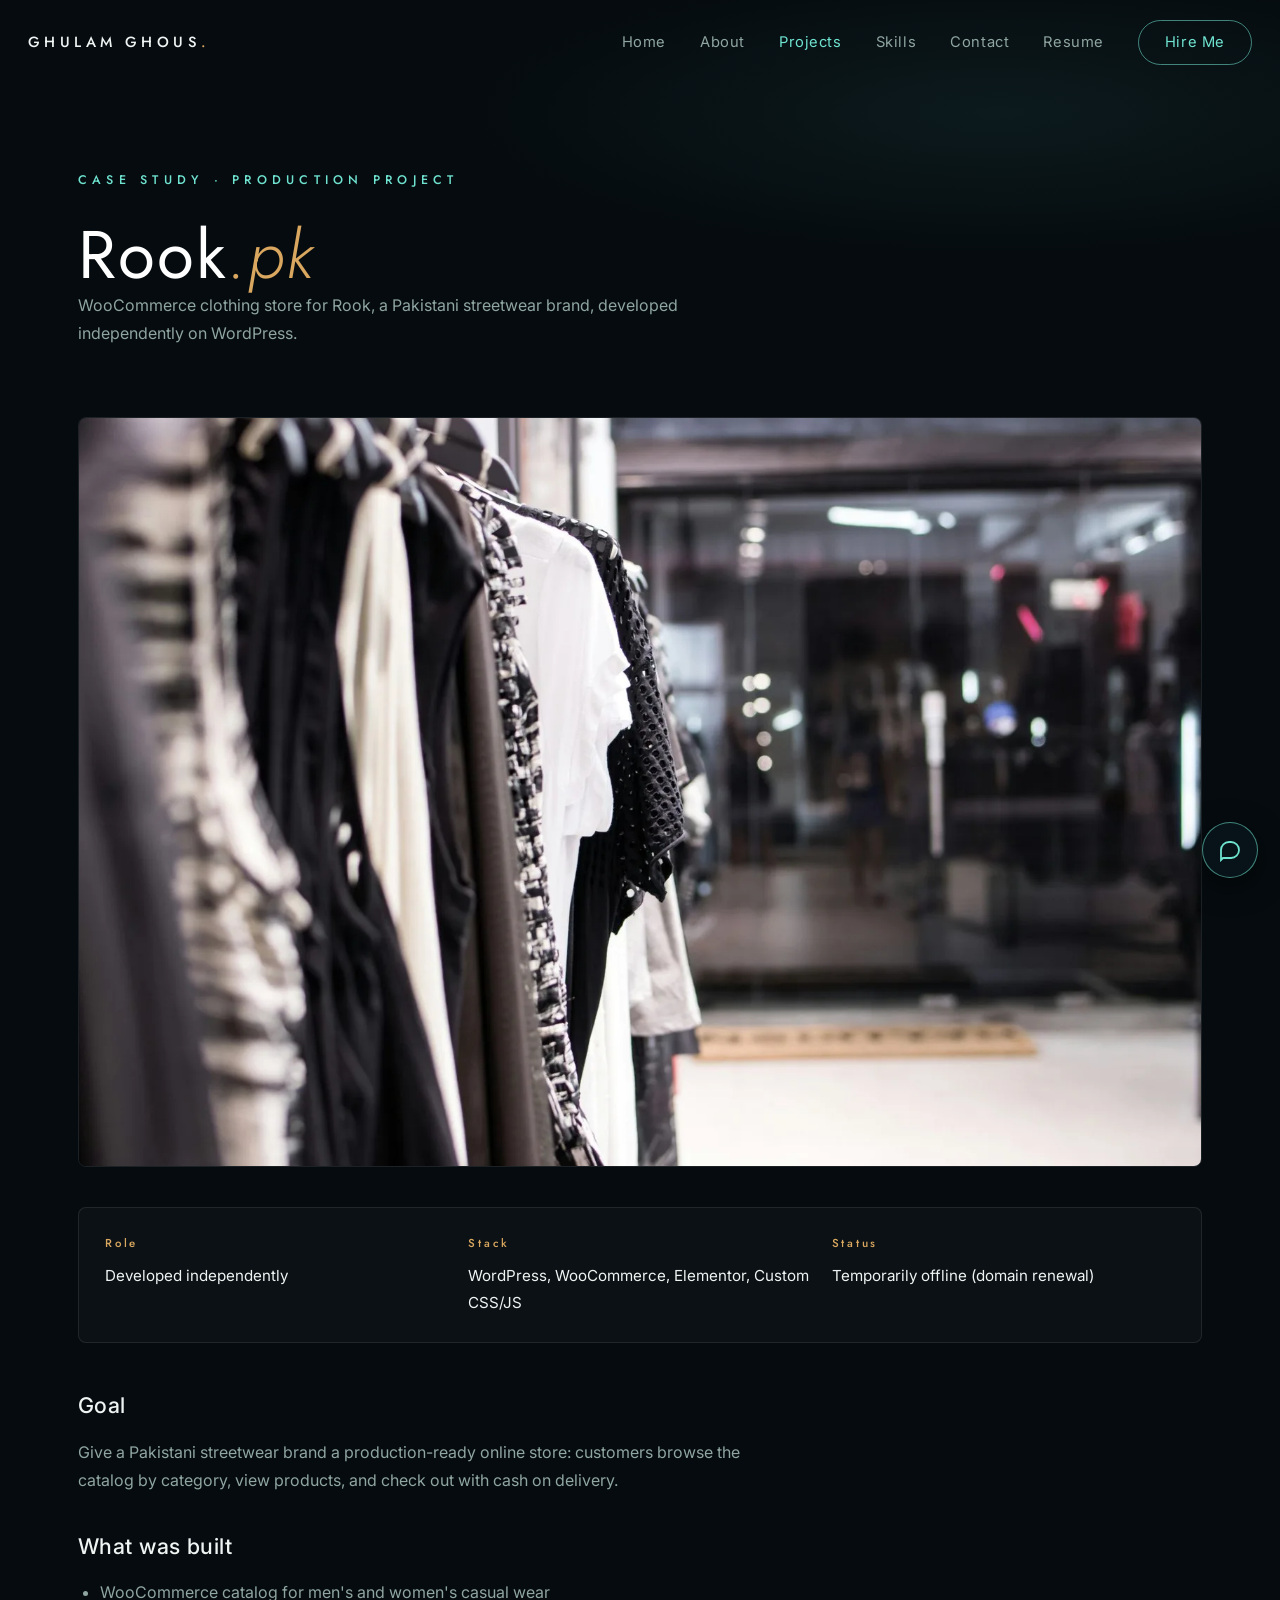
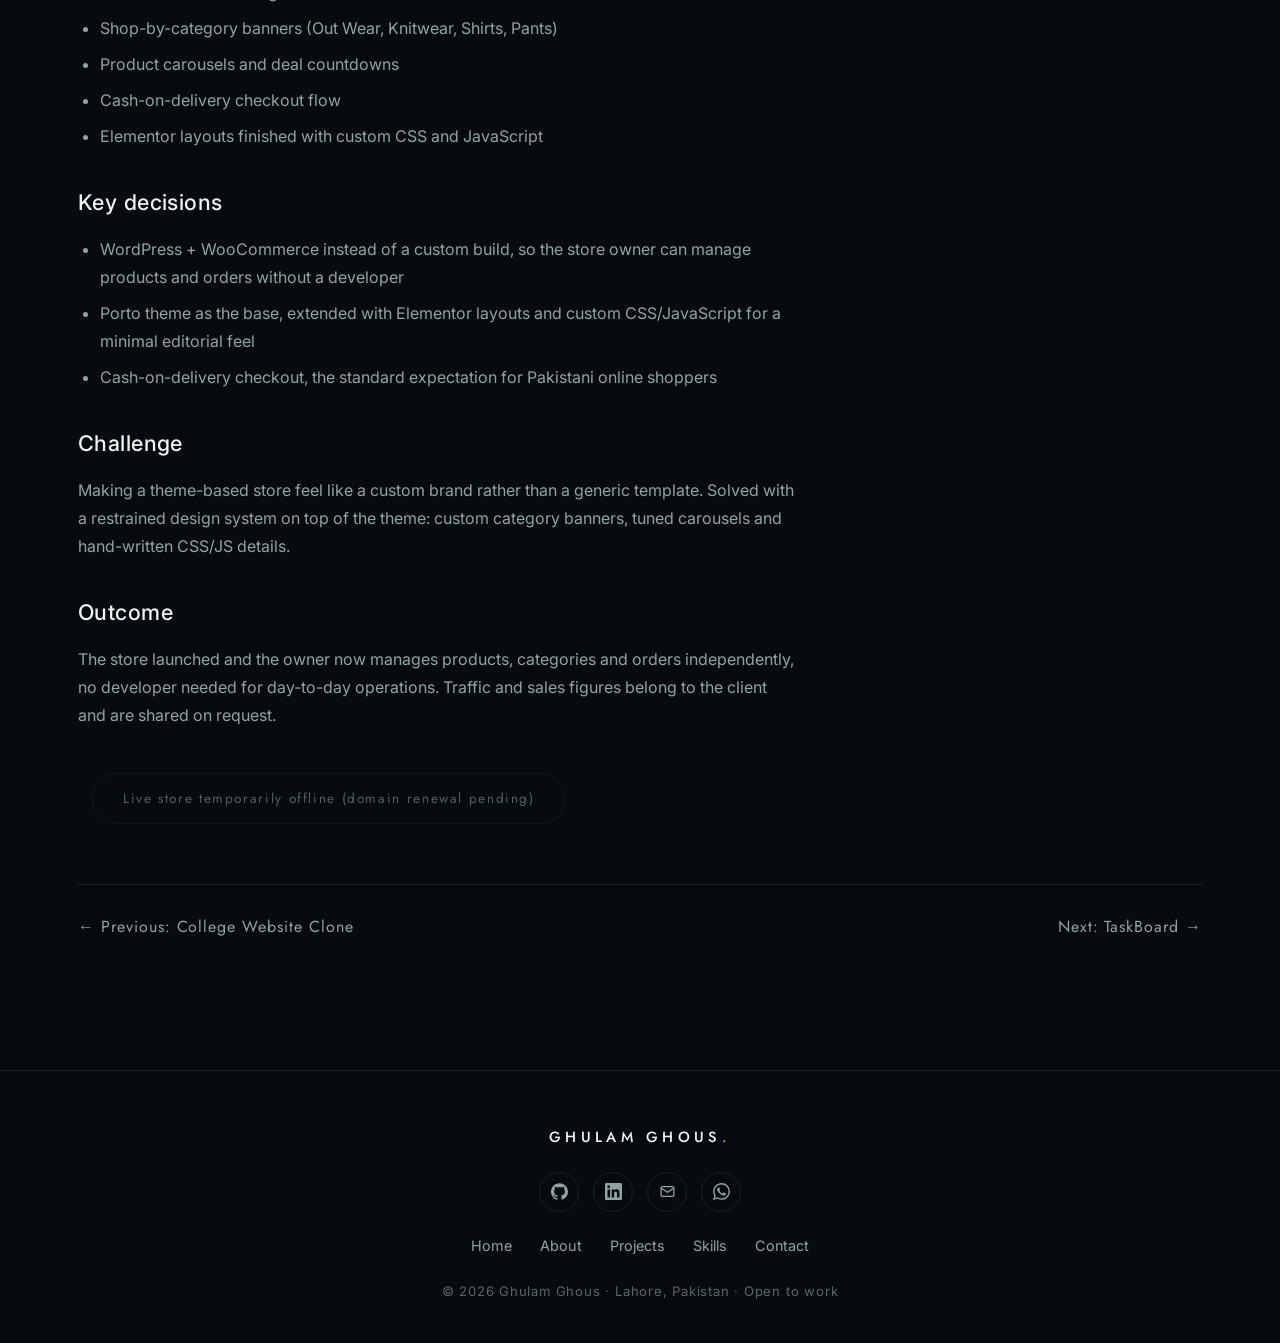
<file: projects/rook-pk.html>
<!DOCTYPE html>
<html lang="en">
<head>
  <meta charset="UTF-8" />
  <meta name="viewport" content="width=device-width, initial-scale=1.0" />
  <title>Rook.pk Case Study | Ghulam Ghous</title>
    <meta name="description" content="Case study: Rook.pk, a WooCommerce clothing store developed independently by Ghulam Ghous on WordPress." />
  <link rel="canonical" href="https://ghulamghousdev.netlify.app/projects/rook-pk.html" />
  <link rel="icon" type="image/svg+xml" href="../favicon.svg" />
  <link rel="apple-touch-icon" href="../apple-touch-icon.png" />
  <link rel="manifest" href="../site.webmanifest" />
  <meta name="theme-color" content="#050b0f" />
  <meta property="og:title" content="Rook.pk Case Study | Ghulam Ghous" />
  <meta property="og:description" content="Case study: Rook.pk, a WooCommerce clothing store developed independently by Ghulam Ghous on WordPress." />
  <meta property="og:type" content="article" />
  <meta property="og:url" content="https://ghulamghousdev.netlify.app/projects/rook-pk.html" />
  <meta property="og:image" content="https://ghulamghousdev.netlify.app/og-image.jpg" />
  <meta property="og:site_name" content="Ghulam Ghous - Frontend Developer" />
  <meta name="twitter:card" content="summary_large_image" />
  <meta name="twitter:title" content="Rook.pk Case Study | Ghulam Ghous" />
  <meta name="twitter:description" content="Case study: Rook.pk, a WooCommerce clothing store developed independently by Ghulam Ghous on WordPress." />
  <meta name="twitter:image" content="https://ghulamghousdev.netlify.app/og-image.jpg" />
  <link rel="preconnect" href="https://fonts.googleapis.com" />
  <link rel="preconnect" href="https://fonts.gstatic.com" crossorigin />
  <link href="https://fonts.googleapis.com/css2?family=Jost:wght@300;400;500;600&family=Inter:wght@300;400;500;600&display=swap" rel="stylesheet" />
  <link rel="stylesheet" href="../style.css?v=31" />
  <script type="application/ld+json">
{
  "@context": "https://schema.org",
  "@type": "CreativeWork",
  "name": "Rook.pk",
  "url": "https://ghulamghousdev.netlify.app/projects/rook-pk.html",
  "author": {
    "@type": "Person",
    "name": "Ghulam Ghous",
    "url": "https://ghulamghousdev.netlify.app/"
  }
}
  </script>
<noscript><style>.reveal{opacity:1!important;transform:none!important}</style></noscript>
</head>
<body>
  <a class="skip-link" href="#main">Skip to content</a>

  <header class="nav" id="nav">
    <div class="nav-inner">
      <a href="../index.html" class="brand">
        <span class="brand-name">GHULAM&nbsp;GHOUS<i>.</i></span>
      </a>
      <nav class="nav-links">
        <a href="../index.html">Home</a><a href="../about.html">About</a><a href="../projects.html" class="active">Projects</a><a href="../skills.html">Skills</a><a href="../contact.html">Contact</a>
        <a href="../Ghulam-Ghous-Resume.pdf" target="_blank" rel="noopener">Resume</a>
        <a href="../contact.html" class="btn-hire">Hire Me</a>
      </nav>
      <button class="nav-toggle" id="navToggle" aria-label="Menu"><span></span><span></span><span></span></button>
    </div>
    <div class="mobile-menu" id="mobileMenu">
      <a href="../index.html">Home</a><a href="../about.html">About</a><a href="../projects.html">Projects</a><a href="../skills.html">Skills</a><a href="../contact.html">Contact</a>
      <a href="../Ghulam-Ghous-Resume.pdf" target="_blank" rel="noopener">Download Resume</a>
    </div>
  </header>
  <main id="main">

  <section class="page-hero">
    <div class="container">
      <p class="kicker reveal">CASE STUDY · PRODUCTION PROJECT</p>
      <h1 class="page-title reveal">Rook<em>.pk</em></h1>
      <p class="reveal muted" style="max-width:600px">WooCommerce clothing store for Rook, a Pakistani streetwear brand, developed independently on WordPress.</p>
    </div>
  </section>

  <section class="section" style="padding-top:40px">
    <div class="container">
      <div class="case-media reveal">
        <img width="1600" height="1067" src="../images/rook-store.webp" alt="Rook.pk WooCommerce storefront" loading="lazy" />
      </div>
      <div class="case-meta reveal">
        <div><strong>Role</strong><span>Developed independently</span></div>
        <div><strong>Stack</strong><span>WordPress, WooCommerce, Elementor, Custom CSS/JS</span></div>
        <div><strong>Status</strong><span>Temporarily offline (domain renewal)</span></div>
      </div>
      <div class="case-body reveal">
        <h2>Goal</h2>
        <p>Give a Pakistani streetwear brand a production-ready online store: customers browse the catalog by category, view products, and check out with cash on delivery.</p>
        <h2>What was built</h2>
        <ul><li>WooCommerce catalog for men's and women's casual wear</li><li>Shop-by-category banners (Out Wear, Knitwear, Shirts, Pants)</li><li>Product carousels and deal countdowns</li><li>Cash-on-delivery checkout flow</li><li>Elementor layouts finished with custom CSS and JavaScript</li></ul>
        <h2>Key decisions</h2>
        <ul><li>WordPress + WooCommerce instead of a custom build, so the store owner can manage products and orders without a developer</li><li>Porto theme as the base, extended with Elementor layouts and custom CSS/JavaScript for a minimal editorial feel</li><li>Cash-on-delivery checkout, the standard expectation for Pakistani online shoppers</li></ul>
        <h2>Challenge</h2>
        <p>Making a theme-based store feel like a custom brand rather than a generic template. Solved with a restrained design system on top of the theme: custom category banners, tuned carousels and hand-written CSS/JS details.</p>
        <h2>Outcome</h2>
        <p>The store launched and the owner now manages products, categories and orders independently, no developer needed for day-to-day operations. Traffic and sales figures belong to the client and are shared on request.</p>
      </div>
      <div class="case-actions reveal">
        <span class="btn-ghost btn-disabled" aria-disabled="true">Live store temporarily offline (domain renewal pending)</span>
      </div>
      <nav class="case-nav reveal">
        <a href="college-clone.html">← Previous: College Website Clone</a>
        <a href="taskboard.html">Next: TaskBoard →</a>
      </nav>
    </div>
  </section>

  </main>
  <footer class="footer">
    <div class="container footer-inner">
      <a href="../index.html" class="brand"><span class="brand-name">GHULAM&nbsp;GHOUS<i>.</i></span></a>
      <div class="footer-social">
        <a href="https://github.com/GhulamGhous326" target="_blank" rel="noopener noreferrer" aria-label="GitHub"><svg viewBox="0 0 24 24" fill="currentColor" aria-hidden="true"><path d="M12 .297c-6.63 0-12 5.373-12 12 0 5.303 3.438 9.8 8.205 11.385.6.113.82-.258.82-.577 0-.285-.01-1.04-.015-2.04-3.338.724-4.042-1.61-4.042-1.61C4.422 18.07 3.633 17.7 3.633 17.7c-1.087-.744.084-.729.084-.729 1.205.084 1.838 1.236 1.838 1.236 1.07 1.835 2.809 1.305 3.495.998.108-.776.417-1.305.76-1.605-2.665-.3-5.466-1.332-5.466-5.93 0-1.31.465-2.38 1.235-3.22-.135-.303-.54-1.523.105-3.176 0 0 1.005-.322 3.3 1.23.96-.267 1.98-.399 3-.405 1.02.006 2.04.138 3 .405 2.28-1.552 3.285-1.23 3.285-1.23.645 1.653.24 2.873.12 3.176.765.84 1.23 1.91 1.23 3.22 0 4.61-2.805 5.625-5.475 5.92.42.36.81 1.096.81 2.22 0 1.606-.015 2.896-.015 3.286 0 .315.21.69.825.57C20.565 22.092 24 17.592 24 12.297c0-6.627-5.373-12-12-12"/></svg></a>
        <a href="https://www.linkedin.com/in/ghulamghous208/" target="_blank" rel="noopener noreferrer" aria-label="LinkedIn"><svg viewBox="0 0 24 24" fill="currentColor" aria-hidden="true"><path d="M20.447 20.452h-3.554v-5.569c0-1.328-.027-3.037-1.852-3.037-1.853 0-2.136 1.445-2.136 2.939v5.667H9.351V9h3.414v1.561h.046c.477-.9 1.637-1.85 3.37-1.85 3.601 0 4.267 2.37 4.267 5.455v6.286zM5.337 7.433c-1.144 0-2.063-.926-2.063-2.065 0-1.138.92-2.063 2.063-2.063 1.14 0 2.064.925 2.064 2.063 0 1.139-.925 2.065-2.064 2.065zm1.782 13.019H3.555V9h3.564v11.452zM22.225 0H1.771C.792 0 0 .774 0 1.729v20.542C0 23.227.792 24 1.771 24h20.451C23.2 24 24 23.227 24 22.271V1.729C24 .774 23.2 0 22.225 0z"/></svg></a>
        <a href="mailto:ghulamghous208@mail.com" aria-label="Email"><svg viewBox="0 0 24 24" fill="none" stroke="currentColor" stroke-width="1.8" aria-hidden="true"><rect x="3" y="5" width="18" height="14" rx="2"/><path d="M3 7l9 6 9-6"/></svg></a>
        <a href="https://wa.me/923101714299" target="_blank" rel="noopener noreferrer" aria-label="WhatsApp"><svg viewBox="0 0 24 24" fill="currentColor" aria-hidden="true"><path d="M17.472 14.382c-.297-.149-1.758-.867-2.03-.967-.273-.099-.471-.148-.67.15-.197.297-.767.966-.94 1.164-.173.199-.347.223-.644.075-.297-.15-1.255-.463-2.39-1.475-.883-.788-1.48-1.761-1.653-2.059-.173-.297-.018-.458.13-.606.134-.133.298-.347.446-.52.149-.174.198-.298.298-.497.099-.198.05-.371-.025-.52-.075-.149-.669-1.612-.916-2.207-.242-.579-.487-.5-.669-.51-.173-.008-.371-.01-.57-.01-.198 0-.52.074-.792.372-.272.297-1.04 1.016-1.04 2.479 0 1.462 1.065 2.875 1.213 3.074.149.198 2.096 3.2 5.077 4.487.709.306 1.262.489 1.694.625.712.227 1.36.195 1.871.118.571-.085 1.758-.719 2.006-1.413.248-.694.248-1.289.173-1.413-.074-.124-.272-.198-.57-.347m-5.421 7.403h-.004a9.87 9.87 0 01-5.031-1.378l-.361-.214-3.741.982.998-3.648-.235-.374a9.86 9.86 0 01-1.51-5.26c.001-5.45 4.436-9.884 9.888-9.884 2.64 0 5.122 1.03 6.988 2.898a9.825 9.825 0 012.893 6.994c-.003 5.45-4.437 9.884-9.885 9.884m8.413-18.297A11.815 11.815 0 0012.05 0C5.495 0 .16 5.335.157 11.892c0 2.096.547 4.142 1.588 5.945L.057 24l6.305-1.654a11.882 11.882 0 005.683 1.448h.005c6.554 0 11.89-5.335 11.893-11.893a11.821 11.821 0 00-3.48-8.413z"/></svg></a>
      </div>
      <nav class="footer-links">
        <a href="../index.html">Home</a><a href="../about.html">About</a><a href="../projects.html">Projects</a><a href="../skills.html">Skills</a><a href="../contact.html">Contact</a>
      </nav>
      <p class="copy">© 2026 Ghulam Ghous · Lahore, Pakistan · Open to work</p>
    </div>
  </footer>

  <script src="../script.js"></script>
  <script src="../chat-widget.js"></script>
</body>
</html>
</file>
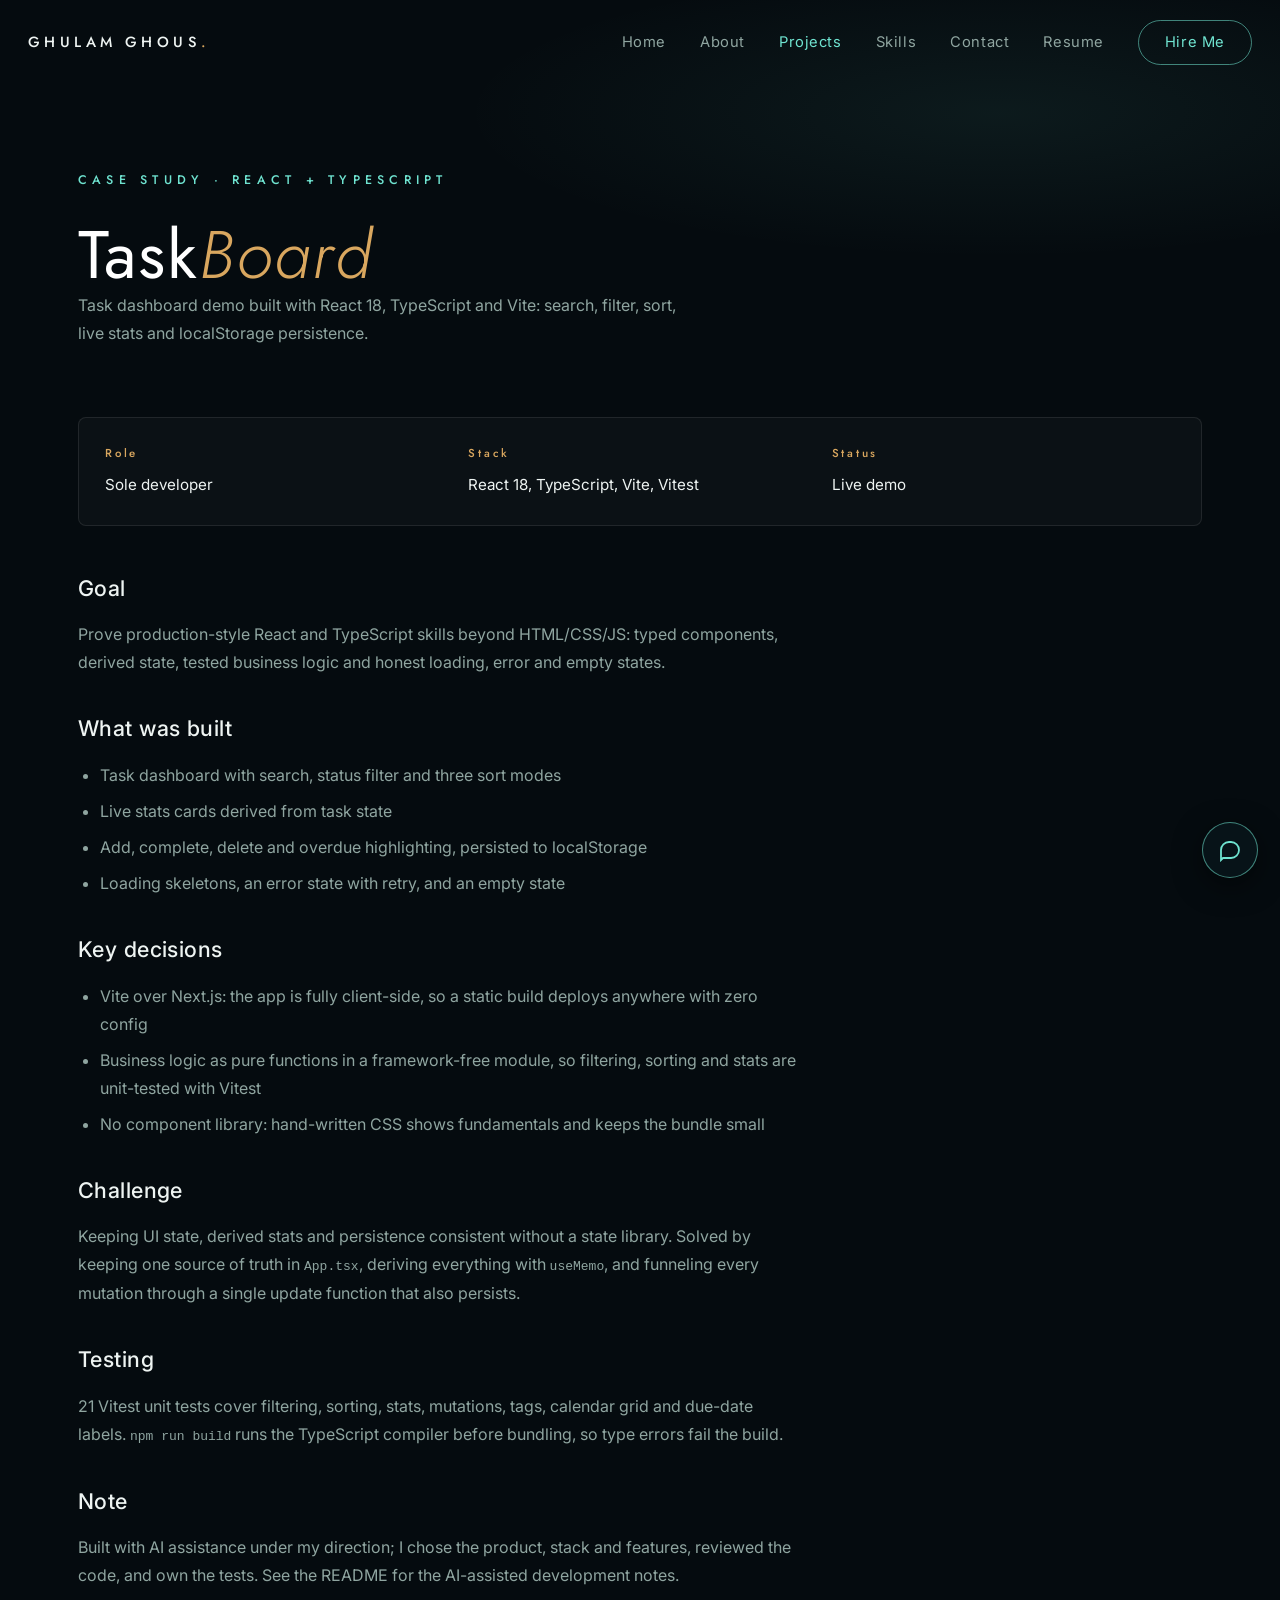
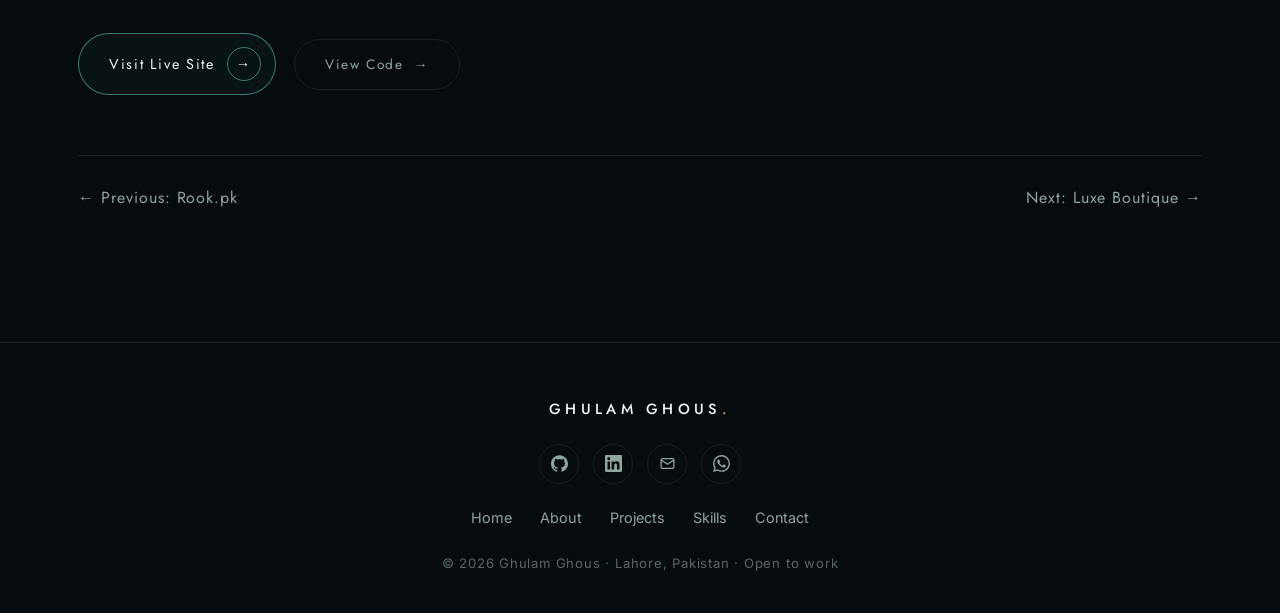
<file: projects/taskboard.html>
<!DOCTYPE html>
<html lang="en">
<head>
  <meta charset="UTF-8" />
  <meta name="viewport" content="width=device-width, initial-scale=1.0" />
  <title>TaskBoard Case Study | Ghulam Ghous</title>
    <meta name="description" content="Case study: TaskBoard, a React and TypeScript task dashboard demo built by Ghulam Ghous." />
  <link rel="canonical" href="https://ghulamghousdev.netlify.app/projects/taskboard.html" />
  <link rel="icon" type="image/svg+xml" href="../favicon.svg" />
  <link rel="apple-touch-icon" href="../apple-touch-icon.png" />
  <link rel="manifest" href="../site.webmanifest" />
  <meta name="theme-color" content="#050b0f" />
  <meta property="og:title" content="Luxe Boutique Case Study | Ghulam Ghous" />
  <meta property="og:description" content="Case study: TaskBoard, a React and TypeScript task dashboard demo built by Ghulam Ghous." />
  <meta property="og:type" content="article" />
  <meta property="og:url" content="https://ghulamghousdev.netlify.app/projects/taskboard.html" />
  <meta property="og:image" content="https://ghulamghousdev.netlify.app/og-image.jpg" />
  <meta property="og:site_name" content="Ghulam Ghous - Frontend Developer" />
  <meta name="twitter:card" content="summary_large_image" />
  <meta name="twitter:title" content="Luxe Boutique Case Study | Ghulam Ghous" />
  <meta name="twitter:description" content="Case study: TaskBoard, a React and TypeScript task dashboard demo built by Ghulam Ghous." />
  <meta name="twitter:image" content="https://ghulamghousdev.netlify.app/og-image.jpg" />
  <link rel="preconnect" href="https://fonts.googleapis.com" />
  <link rel="preconnect" href="https://fonts.gstatic.com" crossorigin />
  <link href="https://fonts.googleapis.com/css2?family=Jost:wght@300;400;500;600&family=Inter:wght@300;400;500;600&display=swap" rel="stylesheet" />
  <link rel="stylesheet" href="../style.css?v=31" />
  <script type="application/ld+json">
{
  "@context": "https://schema.org",
  "@type": "CreativeWork",
  "name": "TaskBoard",
  "url": "https://ghulamghousdev.netlify.app/projects/taskboard.html",
  "author": {
    "@type": "Person",
    "name": "Ghulam Ghous",
    "url": "https://ghulamghousdev.netlify.app/"
  }
}
  </script>
<noscript><style>.reveal{opacity:1!important;transform:none!important}</style></noscript>
</head>
<body>
  <a class="skip-link" href="#main">Skip to content</a>

  <header class="nav" id="nav">
    <div class="nav-inner">
      <a href="../index.html" class="brand">
        <span class="brand-name">GHULAM&nbsp;GHOUS<i>.</i></span>
      </a>
      <nav class="nav-links">
        <a href="../index.html">Home</a><a href="../about.html">About</a><a href="../projects.html" class="active">Projects</a><a href="../skills.html">Skills</a><a href="../contact.html">Contact</a>
        <a href="../Ghulam-Ghous-Resume.pdf" target="_blank" rel="noopener">Resume</a>
        <a href="../contact.html" class="btn-hire">Hire Me</a>
      </nav>
      <button class="nav-toggle" id="navToggle" aria-label="Menu"><span></span><span></span><span></span></button>
    </div>
    <div class="mobile-menu" id="mobileMenu">
      <a href="../index.html">Home</a><a href="../about.html">About</a><a href="../projects.html">Projects</a><a href="../skills.html">Skills</a><a href="../contact.html">Contact</a>
      <a href="../Ghulam-Ghous-Resume.pdf" target="_blank" rel="noopener">Download Resume</a>
    </div>
  </header>
  <main id="main">

  <section class="page-hero">
    <div class="container">
      <p class="kicker reveal">CASE STUDY · REACT + TYPESCRIPT</p>
      <h1 class="page-title reveal">Task<em>Board</em></h1>
      <p class="reveal muted" style="max-width:600px">Task dashboard demo built with React 18, TypeScript and Vite: search, filter, sort, live stats and localStorage persistence.</p>
    </div>
  </section>

  <section class="section" style="padding-top:40px">
    <div class="container">
      <div class="case-meta reveal">
        <div><strong>Role</strong><span>Sole developer</span></div>
        <div><strong>Stack</strong><span>React 18, TypeScript, Vite, Vitest</span></div>
        <div><strong>Status</strong><span>Live demo</span></div>
      </div>
      <div class="case-body reveal">
        <h2>Goal</h2>
        <p>Prove production-style React and TypeScript skills beyond HTML/CSS/JS: typed components, derived state, tested business logic and honest loading, error and empty states.</p>
        <h2>What was built</h2>
        <ul><li>Task dashboard with search, status filter and three sort modes</li><li>Live stats cards derived from task state</li><li>Add, complete, delete and overdue highlighting, persisted to localStorage</li><li>Loading skeletons, an error state with retry, and an empty state</li></ul>
        <h2>Key decisions</h2>
        <ul><li>Vite over Next.js: the app is fully client-side, so a static build deploys anywhere with zero config</li><li>Business logic as pure functions in a framework-free module, so filtering, sorting and stats are unit-tested with Vitest</li><li>No component library: hand-written CSS shows fundamentals and keeps the bundle small</li></ul>
        <h2>Challenge</h2>
        <p>Keeping UI state, derived stats and persistence consistent without a state library. Solved by keeping one source of truth in <code>App.tsx</code>, deriving everything with <code>useMemo</code>, and funneling every mutation through a single update function that also persists.</p>
        <h2>Testing</h2>
        <p>21 Vitest unit tests cover filtering, sorting, stats, mutations, tags, calendar grid and due-date labels. <code>npm run build</code> runs the TypeScript compiler before bundling, so type errors fail the build.</p>
        <h2>Note</h2>
        <p class="muted">Built with AI assistance under my direction; I chose the product, stack and features, reviewed the code, and own the tests. See the README for the AI-assisted development notes.</p>
      </div>
      <div class="case-actions reveal">
        <a href="https://ghous-taskboard.netlify.app/" class="btn-pill" target="_blank" rel="noopener">Visit Live Site <span class="arrow">→</span></a>
        <a href="https://github.com/GhulamGhous326/taskboard" class="btn-ghost" target="_blank" rel="noopener">View Code <span class="arrow">→</span></a>
      </div>
      <nav class="case-nav reveal">
        <a href="rook-pk.html">← Previous: Rook.pk</a>
        <a href="luxe-boutique.html">Next: Luxe Boutique →</a>
      </nav>
    </div>
  </section>

  </main>
  <footer class="footer">
    <div class="container footer-inner">
      <a href="../index.html" class="brand"><span class="brand-name">GHULAM&nbsp;GHOUS<i>.</i></span></a>
      <div class="footer-social">
        <a href="https://github.com/GhulamGhous326" target="_blank" rel="noopener noreferrer" aria-label="GitHub"><svg viewBox="0 0 24 24" fill="currentColor" aria-hidden="true"><path d="M12 .297c-6.63 0-12 5.373-12 12 0 5.303 3.438 9.8 8.205 11.385.6.113.82-.258.82-.577 0-.285-.01-1.04-.015-2.04-3.338.724-4.042-1.61-4.042-1.61C4.422 18.07 3.633 17.7 3.633 17.7c-1.087-.744.084-.729.084-.729 1.205.084 1.838 1.236 1.838 1.236 1.07 1.835 2.809 1.305 3.495.998.108-.776.417-1.305.76-1.605-2.665-.3-5.466-1.332-5.466-5.93 0-1.31.465-2.38 1.235-3.22-.135-.303-.54-1.523.105-3.176 0 0 1.005-.322 3.3 1.23.96-.267 1.98-.399 3-.405 1.02.006 2.04.138 3 .405 2.28-1.552 3.285-1.23 3.285-1.23.645 1.653.24 2.873.12 3.176.765.84 1.23 1.91 1.23 3.22 0 4.61-2.805 5.625-5.475 5.92.42.36.81 1.096.81 2.22 0 1.606-.015 2.896-.015 3.286 0 .315.21.69.825.57C20.565 22.092 24 17.592 24 12.297c0-6.627-5.373-12-12-12"/></svg></a>
        <a href="https://www.linkedin.com/in/ghulamghous208/" target="_blank" rel="noopener noreferrer" aria-label="LinkedIn"><svg viewBox="0 0 24 24" fill="currentColor" aria-hidden="true"><path d="M20.447 20.452h-3.554v-5.569c0-1.328-.027-3.037-1.852-3.037-1.853 0-2.136 1.445-2.136 2.939v5.667H9.351V9h3.414v1.561h.046c.477-.9 1.637-1.85 3.37-1.85 3.601 0 4.267 2.37 4.267 5.455v6.286zM5.337 7.433c-1.144 0-2.063-.926-2.063-2.065 0-1.138.92-2.063 2.063-2.063 1.14 0 2.064.925 2.064 2.063 0 1.139-.925 2.065-2.064 2.065zm1.782 13.019H3.555V9h3.564v11.452zM22.225 0H1.771C.792 0 0 .774 0 1.729v20.542C0 23.227.792 24 1.771 24h20.451C23.2 24 24 23.227 24 22.271V1.729C24 .774 23.2 0 22.225 0z"/></svg></a>
        <a href="mailto:ghulamghous208@mail.com" aria-label="Email"><svg viewBox="0 0 24 24" fill="none" stroke="currentColor" stroke-width="1.8" aria-hidden="true"><rect x="3" y="5" width="18" height="14" rx="2"/><path d="M3 7l9 6 9-6"/></svg></a>
        <a href="https://wa.me/923101714299" target="_blank" rel="noopener noreferrer" aria-label="WhatsApp"><svg viewBox="0 0 24 24" fill="currentColor" aria-hidden="true"><path d="M17.472 14.382c-.297-.149-1.758-.867-2.03-.967-.273-.099-.471-.148-.67.15-.197.297-.767.966-.94 1.164-.173.199-.347.223-.644.075-.297-.15-1.255-.463-2.39-1.475-.883-.788-1.48-1.761-1.653-2.059-.173-.297-.018-.458.13-.606.134-.133.298-.347.446-.52.149-.174.198-.298.298-.497.099-.198.05-.371-.025-.52-.075-.149-.669-1.612-.916-2.207-.242-.579-.487-.5-.669-.51-.173-.008-.371-.01-.57-.01-.198 0-.52.074-.792.372-.272.297-1.04 1.016-1.04 2.479 0 1.462 1.065 2.875 1.213 3.074.149.198 2.096 3.2 5.077 4.487.709.306 1.262.489 1.694.625.712.227 1.36.195 1.871.118.571-.085 1.758-.719 2.006-1.413.248-.694.248-1.289.173-1.413-.074-.124-.272-.198-.57-.347m-5.421 7.403h-.004a9.87 9.87 0 01-5.031-1.378l-.361-.214-3.741.982.998-3.648-.235-.374a9.86 9.86 0 01-1.51-5.26c.001-5.45 4.436-9.884 9.888-9.884 2.64 0 5.122 1.03 6.988 2.898a9.825 9.825 0 012.893 6.994c-.003 5.45-4.437 9.884-9.885 9.884m8.413-18.297A11.815 11.815 0 0012.05 0C5.495 0 .16 5.335.157 11.892c0 2.096.547 4.142 1.588 5.945L.057 24l6.305-1.654a11.882 11.882 0 005.683 1.448h.005c6.554 0 11.89-5.335 11.893-11.893a11.821 11.821 0 00-3.48-8.413z"/></svg></a>
      </div>
      <nav class="footer-links">
        <a href="../index.html">Home</a><a href="../about.html">About</a><a href="../projects.html">Projects</a><a href="../skills.html">Skills</a><a href="../contact.html">Contact</a>
      </nav>
      <p class="copy">© 2026 Ghulam Ghous · Lahore, Pakistan · Open to work</p>
    </div>
  </footer>

  <script src="../script.js"></script>
  <script src="../chat-widget.js"></script>
</body>
</html>
</file>
<file: style.css>
/* ============ NEURAVIS-STYLE THEME ============ */
:root {
  --bg: #050b0f;
  --bg2: #071318;
  --surface: rgba(255, 255, 255, 0.028);
  --ink: #eef4f2;
  --muted: #8fa5a0;
  --teal: #6fe3d0;
  --gold: #d9a75f;
  --line: rgba(255, 255, 255, 0.09);
  --font-display: 'Jost', sans-serif;
  --font-body: 'Inter', sans-serif;
}

* { margin: 0; padding: 0; box-sizing: border-box; }
html { scroll-behavior: smooth; }
body {
  background: var(--bg);
  color: var(--ink);
  font-family: var(--font-body);
  font-weight: 400;
  line-height: 1.7;
  overflow-x: hidden;
}
img { max-width: 100%; display: block; }
a { color: inherit; text-decoration: none; }
::selection { background: rgba(111, 227, 208, 0.25); }

.container { max-width: 1180px; margin: 0 auto; padding: 0 28px; }

/* ============ NAV ============ */
.nav {
  position: fixed; top: 0; left: 0; right: 0; z-index: 100;
  transition: background 0.35s, border-color 0.35s, backdrop-filter 0.35s;
  border-bottom: 1px solid transparent;
}
.nav.scrolled {
  background: rgba(5, 11, 15, 0.82);
  backdrop-filter: blur(14px);
  border-bottom-color: var(--line);
}
.nav-inner {
  max-width: 1280px; margin: 0 auto; padding: 20px 28px;
  display: flex; align-items: center; justify-content: space-between;
}
.brand { display: flex; align-items: center; gap: 12px; }
.brand-name {
  font-family: var(--font-display); font-weight: 500;
  letter-spacing: 0.3em; font-size: 0.92rem; color: var(--ink);
  transition: color 0.3s;
}
.brand-name i { font-style: normal; color: var(--gold); }
.brand:hover .brand-name { color: var(--teal); }
.nav-links { display: flex; align-items: center; gap: 34px; font-size: 0.92rem; }
.nav-links a { color: var(--muted); transition: color 0.25s; letter-spacing: 0.04em; }
.nav-links a:hover { color: var(--ink); }
.nav-links a.active { color: var(--teal); }
.nav-links a.btn-hire {
  border: 1px solid rgba(111, 227, 208, 0.55); color: var(--teal);
  padding: 9px 26px; border-radius: 999px; transition: all 0.3s;
}
.nav-links a.btn-hire:hover { background: rgba(111, 227, 208, 0.12); color: #fff; }
.nav-toggle { display: none; background: none; border: 0; cursor: pointer; flex-direction: column; gap: 6px; padding: 6px; }
.nav-toggle span { width: 24px; height: 1.6px; background: var(--ink); display: block; transition: 0.3s; }
.mobile-menu { display: none; flex-direction: column; gap: 4px; padding: 10px 28px 22px; background: rgba(5,11,15,0.96); border-bottom: 1px solid var(--line); }
.mobile-menu a { padding: 10px 0; color: var(--muted); border-bottom: 1px solid rgba(255,255,255,0.05); }
.mobile-menu.open { display: flex; }

/* ============ KICKER / TITLES ============ */
.kicker {
  font-family: var(--font-display);
  color: var(--teal); font-size: 0.78rem; font-weight: 500;
  letter-spacing: 0.42em; margin-bottom: 26px;
}
.section { padding: 130px 0; }
.section-alt { background: var(--bg2); border-top: 1px solid var(--line); border-bottom: 1px solid var(--line); }
.section-title {
  font-family: var(--font-display); font-weight: 400;
  font-size: clamp(2rem, 4.6vw, 3.2rem);
  line-height: 1.18; letter-spacing: 0.02em; margin-bottom: 34px;
}
.section-title em { font-style: italic; color: var(--gold); font-weight: 300; }
.muted { color: var(--muted); }

/* ============ HERO ============ */
.hero {
  position: relative; min-height: 100vh;
  display: flex; align-items: center;
  overflow: hidden;
}
.hero-bg {
  position: absolute; inset: -4%;
  background: url('images/hero-ring.webp') right center / cover no-repeat;
  -webkit-mask-image: linear-gradient(to right, transparent 30%, black 66%);
  mask-image: linear-gradient(to right, transparent 30%, black 66%);
  opacity: 0.9;
  animation: ringPulse 14s ease-in-out infinite alternate;
  will-change: transform;
}
@keyframes ringPulse {
  from { transform: scale(1); filter: brightness(1); }
  to { transform: scale(1.055); filter: brightness(1.12); }
}
#particles { position: absolute; inset: 0; z-index: 1; pointer-events: none; }
.mouse-glow {
  position: absolute; top: 0; left: 0; z-index: 1; pointer-events: none;
  width: 520px; height: 520px; border-radius: 50%;
  background: radial-gradient(circle, rgba(111, 227, 208, 0.10), transparent 65%);
  mix-blend-mode: screen; transition: transform 0.25s ease-out;
}
.hero::after {
  content: ''; position: absolute; inset: 0;
  background: radial-gradient(ellipse 90% 70% at 18% 45%, rgba(5,11,15,0.88), transparent 70%);
  pointer-events: none;
}
.hero-inner { position: relative; z-index: 2; max-width: 1180px; margin: 0 auto; padding: 140px 28px 90px; width: 100%; }
.hero-title {
  font-family: var(--font-display); font-weight: 400;
  font-size: clamp(3.4rem, 12.5vw, 8.8rem);
  letter-spacing: 0.13em; line-height: 1.02;
  margin-bottom: 22px; color: #fff;
  text-shadow: 0 0 70px rgba(111, 227, 208, 0.28);
}
.hero-gold {
  font-family: var(--font-display); font-style: italic; font-weight: 300;
  color: var(--gold); font-size: clamp(1.05rem, 2.4vw, 1.45rem);
  letter-spacing: 0.05em; margin-bottom: 20px;
}
.hero-desc { max-width: 520px; color: var(--muted); font-size: 1.02rem; margin-bottom: 38px; }
.hero-actions { margin-bottom: 44px; }
.btn-pill {
  display: inline-flex; align-items: center; gap: 12px;
  border: 1px solid rgba(111, 227, 208, 0.5); border-radius: 999px;
  padding: 13px 14px 13px 30px; color: var(--ink);
  font-family: var(--font-display); letter-spacing: 0.12em; font-size: 0.9rem;
  transition: all 0.3s; background: rgba(111, 227, 208, 0.04);
}
.btn-pill .arrow {
  width: 34px; height: 34px; border-radius: 50%;
  border: 1px solid rgba(111, 227, 208, 0.5);
  display: grid; place-items: center; transition: all 0.3s;
}
.btn-pill:hover { background: rgba(111, 227, 208, 0.14); border-color: var(--teal); }
.btn-pill:hover .arrow { background: var(--teal); color: #04211c; }
.hero-meta {
  font-family: var(--font-display); font-size: 0.75rem;
  letter-spacing: 0.34em; color: var(--teal); opacity: 0.85; margin-bottom: 26px;
}
.hero-social { display: flex; gap: 16px; }
.hero-social a {
  width: 42px; height: 42px; border-radius: 50%;
  border: 1px solid var(--line); display: grid; place-items: center;
  color: var(--gold); transition: all 0.3s;
}
.hero-social a svg { width: 18px; height: 18px; }
.hero-social a:hover { border-color: var(--gold); transform: translateY(-3px); }
.scroll-cue {
  position: absolute; bottom: 30px; left: 50%; transform: translateX(-50%);
  display: flex; flex-direction: column; align-items: center; gap: 8px;
  color: var(--muted); font-family: var(--font-display);
  font-size: 0.68rem; letter-spacing: 0.4em; z-index: 2;
}
.scroll-cue svg { width: 18px; height: 18px; animation: bob 2.2s ease-in-out infinite; }
@keyframes bob { 0%,100% { transform: translateY(0); opacity: 0.6; } 50% { transform: translateY(7px); opacity: 1; } }

/* ============ ABOUT ============ */
.about-grid { display: grid; grid-template-columns: 1.15fr 0.85fr; gap: 70px; align-items: center; }
.about-grid p { color: var(--muted); margin-bottom: 18px; font-size: 1.03rem; }
.about-grid strong { color: var(--ink); font-weight: 500; }
.about-photo { position: relative; justify-self: center; }
.about-photo::before {
  content: ''; position: absolute; inset: -16px;
  border: 1px solid rgba(217, 167, 95, 0.4); border-radius: 4px;
  pointer-events: none;
}
.about-photo img {
  width: min(260px, 65vw); height: auto; border-radius: 4px;
  filter: saturate(0.85) contrast(1.03); display: block;
}

/* ============ PROJECTS ============ */
.projects-grid { display: grid; grid-template-columns: repeat(3, 1fr); gap: 30px; margin-top: 10px; }
.project-card {
  background: var(--surface); border: 1px solid var(--line); border-radius: 6px;
  overflow: hidden; transition: transform 0.35s, border-color 0.35s, box-shadow 0.35s;
}
.project-card:hover { transform: translateY(-8px); border-color: rgba(111, 227, 208, 0.35); box-shadow: 0 24px 60px rgba(0,0,0,0.45); }
.project-media { position: relative; aspect-ratio: 16/10; overflow: hidden; }
.project-media img { width: 100%; height: 100%; object-fit: cover; transition: transform 0.6s; }
.project-card:hover .project-media img { transform: scale(1.06); }
.project-featured:hover .project-media img { transform: scale(1.04); }
.project-actions { display: flex; flex-direction: column; align-items: flex-start; gap: 14px; margin-top: 22px; }
.project-link {
  display: inline-flex; align-items: center; gap: 10px;
  border: 1px solid rgba(111, 227, 208, 0.45); border-radius: 999px;
  padding: 9px 9px 9px 20px; color: var(--ink); background: rgba(111, 227, 208, 0.05);
  font-family: var(--font-display); font-size: 0.76rem; font-weight: 500; letter-spacing: 0.16em;
  transition: all 0.3s;
}
.project-link span {
  width: 28px; height: 28px; border-radius: 50%;
  border: 1px solid rgba(111, 227, 208, 0.45);
  display: grid; place-items: center; transition: all 0.3s; font-size: 0.85rem;
}
.project-link:hover { border-color: var(--teal); background: rgba(111, 227, 208, 0.12); }
.project-link:hover span { background: var(--teal); color: #04211c; border-color: var(--teal); }
.project-body { padding: 26px 26px 28px; }
.project-body h3 { font-family: var(--font-display); font-weight: 500; letter-spacing: 0.06em; font-size: 1.25rem; margin-bottom: 10px; }
.project-body p { color: var(--muted); font-size: 0.94rem; margin-bottom: 18px; }
.tags { list-style: none; display: flex; flex-wrap: wrap; gap: 8px; }
.tags li {
  font-size: 0.72rem; letter-spacing: 0.12em; color: var(--teal);
  border: 1px solid rgba(111, 227, 208, 0.3); border-radius: 999px; padding: 4px 13px;
}

/* ============ PROJECT CATEGORIES ============ */
.category-label {
  font-family: var(--font-display); font-size: 0.8rem; font-weight: 500;
  letter-spacing: 0.4em; color: var(--gold); margin-bottom: 30px;
  display: flex; align-items: center; gap: 16px;
}
.category-label::after { content: ''; flex: 1; height: 1px; background: var(--line); }
.project-featured {
  display: grid; grid-template-columns: 1.1fr 0.9fr;
  background: var(--surface); border: 1px solid var(--line); border-radius: 8px;
  overflow: hidden; transition: border-color 0.35s, box-shadow 0.35s;
}
.project-featured:hover { border-color: rgba(217, 167, 95, 0.4); box-shadow: 0 24px 60px rgba(0,0,0,0.45); }
.project-featured .project-media { aspect-ratio: auto; min-height: 320px; }
.project-featured .project-body { padding: 44px 42px; display: flex; flex-direction: column; justify-content: center; }
.project-featured .project-body h3 { font-size: 1.6rem; }

/* ============ SKILLS ============ */
.skills-grid { display: grid; grid-template-columns: 1fr 1fr; gap: 26px 60px; margin-top: 10px; }
.contact-form input:focus, .contact-form textarea:focus { outline: none; border-bottom-color: var(--teal); }
.contact-form input::placeholder, .contact-form textarea::placeholder { color: rgba(143, 165, 160, 0.55); }
.contact-form .btn-pill { justify-self: start; background: none; cursor: pointer; font-size: 0.9rem; }
.direct { color: var(--muted); }
.direct a { color: var(--gold); border-bottom: 1px solid rgba(217,167,95,0.4); transition: 0.3s; }
.direct a:hover { color: var(--teal); border-color: var(--teal); }

/* ============ FOOTER ============ */
.footer { border-top: 1px solid var(--line); padding: 54px 0 40px; }
.footer-inner { display: flex; flex-direction: column; align-items: center; gap: 22px; text-align: center; }
.footer-links { display: flex; gap: 28px; font-size: 0.9rem; }
.footer-links a { color: var(--muted); transition: color 0.25s; }
.footer-links a:hover { color: var(--teal); }
.copy { color: rgba(143, 165, 160, 0.6); font-size: 0.82rem; letter-spacing: 0.06em; }

/* ============ INNER PAGES ============ */
.page-hero { padding: 170px 0 30px; position: relative; overflow: hidden; }
.page-hero::before {
  content: ''; position: absolute; inset: 0;
  background: radial-gradient(ellipse 60% 55% at 78% 30%, rgba(111, 227, 208, 0.07), transparent 70%);
  pointer-events: none;
}
.page-title {
  font-family: var(--font-display); font-weight: 400;
  font-size: clamp(2.4rem, 6vw, 4.2rem);
  line-height: 1.12; letter-spacing: 0.03em; color: #fff;
}
.page-title em { font-style: italic; color: var(--gold); font-weight: 300; }

.center { text-align: center; margin-top: 54px; }

.cta-banner {
  display: flex; align-items: center; justify-content: space-between; gap: 30px; flex-wrap: wrap;
  border: 1px solid var(--line); border-radius: 10px;
  padding: 46px 50px; background: var(--surface);
  position: relative; overflow: hidden;
}
.cta-banner::before {
  content: ''; position: absolute; inset: 0;
  background: radial-gradient(ellipse 55% 90% at 85% 50%, rgba(217, 167, 95, 0.08), transparent 70%);
  pointer-events: none;
}
.cta-banner > * { position: relative; z-index: 1; }

.values-grid { display: grid; grid-template-columns: repeat(3, 1fr); gap: 26px; }
.value-card {
  border: 1px solid var(--line); border-radius: 8px; padding: 34px 30px;
  background: var(--surface); transition: transform 0.3s, border-color 0.3s;
}
.value-card:hover { transform: translateY(-6px); border-color: rgba(111, 227, 208, 0.35); }
.value-card h3 { font-family: var(--font-display); font-weight: 500; letter-spacing: 0.08em; font-size: 1.15rem; margin-bottom: 12px; color: var(--teal); }
.value-card p { color: var(--muted); font-size: 0.94rem; }

/* ============ CONTACT PAGE ============ */
.contact-grid { display: grid; grid-template-columns: 0.9fr 1.1fr; gap: 60px; align-items: start; }
.contact-info { display: grid; gap: 16px; }
.info-card {
  display: flex; align-items: center; gap: 18px;
  border: 1px solid var(--line); border-radius: 8px; padding: 20px 22px;
  background: var(--surface); transition: border-color 0.3s, transform 0.3s;
}
a.info-card:hover { border-color: rgba(111, 227, 208, 0.4); transform: translateX(6px); }
.info-icon {
  width: 46px; height: 46px; border-radius: 50%; flex-shrink: 0;
  border: 1px solid rgba(217, 167, 95, 0.45); display: grid; place-items: center; color: var(--gold);
}
.info-icon svg { width: 20px; height: 20px; }
.info-card strong { display: block; font-weight: 500; font-size: 0.98rem; letter-spacing: 0.03em; }
.info-card small { color: var(--muted); font-size: 0.85rem; }
.info-card .arrow { margin-left: auto; color: var(--teal); }

/* ============ MARQUEE ============ */
.marquee {
  border-top: 1px solid var(--line); border-bottom: 1px solid var(--line);
  background: rgba(255, 255, 255, 0.015);
  overflow: hidden; padding: 22px 0; position: relative; z-index: 2;
}
.marquee-track {
  display: flex; align-items: center; gap: 54px; width: max-content;
  animation: scrollX 30s linear infinite;
  font-family: var(--font-display); font-size: 0.92rem; font-weight: 400;
  letter-spacing: 0.32em; color: var(--muted); white-space: nowrap;
}
.marquee-track i { color: var(--gold); font-style: normal; font-size: 0.8rem; }
.marquee-track span:nth-child(4n+1) { color: var(--teal); }
@keyframes scrollX { to { transform: translateX(-50%); } }

@media (prefers-reduced-motion: reduce) {
  html { scroll-behavior: auto; }
  .hero-bg, .marquee-track, .scroll-cue svg { animation: none; }
  .mouse-glow { display: none; }
}

/* ============ REVEAL ============ */
.reveal { opacity: 0; transform: translateY(28px); transition: opacity 0.8s ease, transform 0.8s ease; }
.reveal.visible { opacity: 1; transform: none; }

/* ============ RESPONSIVE ============ */
@media (max-width: 900px) {
  .nav-links { display: none; }
  .nav-toggle { display: flex; }
  .about-grid { grid-template-columns: 1fr; gap: 50px; }
  .projects-grid { grid-template-columns: 1fr; max-width: 520px; margin-inline: auto; }
  .project-featured { grid-template-columns: 1fr; }
  .project-featured .project-body { padding: 30px 26px; }
  .skills-grid { grid-template-columns: 1fr; gap: 22px; }
  .values-grid { grid-template-columns: 1fr; }
  .contact-grid { grid-template-columns: 1fr; gap: 40px; }
  .cta-banner { padding: 36px 28px; }
  .page-hero { padding: 140px 0 20px; }
  .hero-bg {
    -webkit-mask-image: linear-gradient(to bottom, transparent 30%, black 85%);
    mask-image: linear-gradient(to bottom, transparent 30%, black 85%);
    background-position: center 30%; opacity: 0.5;
  }
  .section { padding: 90px 0; }
}

/* ============ PHASE 1: SOCIAL + BADGES ============ */
.hero-actions { display: flex; align-items: center; flex-wrap: wrap; row-gap: 14px; }
.btn-ghost {
  display: inline-flex; align-items: center; gap: 10px;
  border: 1px solid var(--line); color: var(--muted); border-radius: 999px;
  padding: 13px 30px; font-family: var(--font-display);
  letter-spacing: 0.12em; font-size: 0.85rem; transition: all 0.3s; margin-left: 14px;
}
.btn-ghost:hover { border-color: var(--gold); color: var(--gold); }
.btn-disabled { opacity: .55; cursor: not-allowed; }
.btn-disabled:hover { border-color: var(--line); color: var(--muted); }
.footer-social { display: flex; gap: 14px; }
.footer-social a {
  display: grid; place-items: center; width: 40px; height: 40px;
  border: 1px solid var(--line); border-radius: 50%; color: var(--muted);
  transition: all 0.3s;
}
.footer-social a svg { width: 17px; height: 17px; }
.footer-social a:hover { color: var(--teal); border-color: var(--teal); transform: translateY(-3px); }
.project-badge {
  display: inline-block; align-self: flex-start;
  font-family: var(--font-display); font-size: 0.7rem; font-weight: 500;
  letter-spacing: 0.24em; color: var(--gold);
  border: 1px solid rgba(217, 167, 95, 0.45); border-radius: 999px;
  padding: 7px 16px; margin-bottom: 16px;
}
.info-card .info-icon svg { width: 20px; height: 20px; }

/* ============ PHASE 4: SKILL CARDS ============ */
.skill-card {
  background: var(--surface); border: 1px solid var(--line); border-radius: 8px;
  padding: 28px; transition: border-color 0.3s, transform 0.3s;
}
.skill-card:hover { border-color: rgba(111, 227, 208, 0.35); transform: translateY(-4px); }
.skill-card h3 { font-size: 1.08rem; font-weight: 500; margin-bottom: 8px; letter-spacing: 0.02em; }
.skill-card > p { color: var(--muted); font-size: 0.92rem; margin-bottom: 4px; }
.skill-card .proof { font-size: 0.82rem; color: var(--teal); margin-top: 10px; margin-bottom: 0; }
.skill-card .proof a { color: var(--teal); border-bottom: 1px solid rgba(111, 227, 208, 0.4); padding-bottom: 1px; }
/* ============ PHASE 2: CASE STUDIES ============ */
.case-media { border-radius: 8px; overflow: hidden; margin-bottom: 40px; border: 1px solid var(--line); }
.case-media img { width: 100%; height: auto; display: block; }
.snap-grid { display: grid; grid-template-columns: repeat(3, 1fr); gap: 18px; margin-bottom: 44px; }
.snap-grid figure { margin: 0; border-radius: 8px; overflow: hidden; border: 1px solid var(--line); background: var(--surface); transition: transform .3s ease, border-color .3s ease; }
.snap-grid figure:hover { transform: translateY(-4px); border-color: var(--gold); }
.snap-grid img { width: 100%; height: auto; display: block; aspect-ratio: 16/10; object-fit: cover; object-position: top; }
.snap-grid figcaption { padding: 12px 16px; font-size: 13px; letter-spacing: .08em; text-transform: uppercase; color: var(--muted); }
@media (max-width: 760px) { .snap-grid { grid-template-columns: 1fr; } }
.case-meta {
  display: grid; grid-template-columns: repeat(3, 1fr); gap: 20px;
  margin-bottom: 44px; padding: 26px; background: var(--surface);
  border: 1px solid var(--line); border-radius: 8px;
}
.case-meta strong { display: block; font-family: var(--font-display); font-size: 0.72rem; letter-spacing: 0.24em; color: var(--gold); margin-bottom: 8px; font-weight: 500; }
.case-meta span { font-size: 0.95rem; }
.case-body { max-width: 720px; margin-bottom: 44px; }
.case-body h2 { font-size: 1.35rem; font-weight: 500; margin: 34px 0 14px; letter-spacing: 0.02em; }
.case-body h2:first-child { margin-top: 0; }
.case-body p { color: var(--muted); line-height: 1.75; margin-bottom: 14px; }
.case-body ul { color: var(--muted); line-height: 1.75; padding-left: 22px; margin-bottom: 14px; }
.case-body li { margin-bottom: 8px; }
.case-body a { color: var(--teal); border-bottom: 1px solid rgba(111, 227, 208, 0.4); }
.case-actions { margin-bottom: 60px; }
.case-nav {
  display: flex; justify-content: space-between; gap: 20px; flex-wrap: wrap;
  border-top: 1px solid var(--line); padding-top: 28px;
}
.case-nav a { color: var(--muted); font-family: var(--font-display); letter-spacing: 0.06em; transition: color 0.3s; }
.case-nav a:hover { color: var(--teal); }
.case-link {
  display: inline-block; font-size: 0.85rem;
  color: var(--muted); border-bottom: 1px solid var(--line); padding-bottom: 2px;
  transition: color 0.3s, border-color 0.3s;
}
.case-link:hover { color: var(--gold); border-color: var(--gold); }
@media (max-width: 720px) {
  .case-meta { grid-template-columns: 1fr; }
}

/* ============ CONTACT FORM ============ */
.contact-form { display: grid; grid-template-columns: 1fr 1fr; gap: 18px; }
.contact-form input[type="text"],
.contact-form input[type="email"],
.contact-form textarea {
  width: 100%; background: var(--surface); border: 1px solid var(--line);
  border-radius: 6px; color: var(--ink); padding: 14px 16px;
  font-family: var(--font-body); font-size: 0.95rem;
}
.contact-form textarea { grid-column: 1 / -1; min-height: 140px; resize: vertical; }
.custom-select { grid-column: 1 / -1; position: relative; }
@media (max-width: 560px) { .contact-form { grid-template-columns: 1fr; } }

/* ============ PHASE 5: FORM SELECT ============ */
.cs-button {
  width: 100%; display: flex; align-items: center; justify-content: space-between; gap: 12px;
  background: var(--surface); border: 1px solid var(--line); border-radius: 6px;
  color: var(--ink); padding: 14px 16px; font-family: var(--font-body); font-size: 0.95rem;
  cursor: pointer; transition: border-color 0.25s;
}
.cs-button:hover, .cs-button[aria-expanded="true"] { border-color: var(--teal); }
.cs-button:focus-visible { outline: 2px solid var(--teal); outline-offset: 2px; }
.cs-chevron { width: 18px; height: 18px; color: var(--muted); transition: transform 0.25s; flex-shrink: 0; }
.cs-button[aria-expanded="true"] .cs-chevron { transform: rotate(180deg); }
.cs-list {
  position: absolute; top: calc(100% + 8px); left: 0; right: 0; z-index: 50;
  list-style: none; margin: 0; padding: 8px;
  background: #0c171d; border: 1px solid var(--line); border-radius: 10px;
  box-shadow: 0 18px 50px rgba(0, 0, 0, 0.55);
}
.cs-list[hidden] { display: none; }
.cs-list li {
  padding: 12px 14px; border-radius: 7px; cursor: pointer;
  font-size: 0.93rem; color: var(--ink); transition: background 0.15s;
}
.cs-list li:hover, .cs-list li.highlight { background: rgba(111, 227, 208, 0.1); }
.cs-list li.selected { color: var(--teal); }
.contact-form select:focus { outline: none; border-color: var(--teal); }

/* ============ PHASE 7: A11Y ============ */
.skip-link {
  position: absolute; left: 16px; top: -64px; z-index: 200;
  background: var(--teal); color: #04211c; padding: 10px 18px; border-radius: 6px;
  font-family: var(--font-display); font-size: 0.85rem; letter-spacing: 0.08em;
  transition: top 0.2s;
}
.skip-link:focus { top: 12px; }
:focus-visible { outline: 2px solid var(--teal); outline-offset: 3px; }
@media (prefers-reduced-motion: reduce) {
  .reveal { opacity: 1 !important; transform: none !important; transition: none !important; }
  *, *::before, *::after { animation-duration: 0.01ms !important; animation-iteration-count: 1 !important; transition-duration: 0.01ms !important; }
}

/* ============ ABOUT TIMELINE ============ */
.timeline { margin-top: 34px; border-left: 1px solid var(--line); padding-left: 26px; display: grid; gap: 22px; }
.timeline-row span {
  font-family: var(--font-display); font-size: 0.75rem; letter-spacing: 0.24em;
  color: var(--gold); display: block; margin-bottom: 6px;
}
.timeline-row p { color: var(--muted); font-size: 0.95rem; line-height: 1.7; margin: 0; }
.timeline-row strong { color: var(--ink); font-weight: 500; }

/* ============ PHASE 3B: CHAT WIDGET ============ */
.chat-root { position: fixed; right: 22px; bottom: 22px; z-index: 120; }
.chat-fab {
  width: 56px; height: 56px; border-radius: 50%; cursor: pointer;
  background: #071318; border: 1px solid rgba(111, 227, 208, 0.55); color: var(--teal);
  display: grid; place-items: center; transition: transform 0.25s, box-shadow 0.25s;
  box-shadow: 0 8px 28px rgba(0, 0, 0, 0.5);
}
.chat-fab svg { width: 24px; height: 24px; }
.chat-fab:hover { transform: translateY(-3px); box-shadow: 0 12px 32px rgba(111, 227, 208, 0.18); }
.chat-panel {
  position: absolute; right: 0; bottom: 70px; width: min(360px, calc(100vw - 44px)); height: 480px;
  max-height: calc(100vh - 120px); background: #071318; border: 1px solid var(--line);
  border-radius: 14px; display: flex; flex-direction: column; overflow: hidden;
  opacity: 0; transform: translateY(12px) scale(0.98); pointer-events: none;
  visibility: hidden;
  transition: opacity 0.25s, transform 0.25s, visibility 0.25s;
  box-shadow: 0 24px 70px rgba(0, 0, 0, 0.6);
}
.chat-panel.open { opacity: 1; transform: none; pointer-events: auto; visibility: visible; }
.chat-head {
  display: flex; align-items: center; justify-content: space-between;
  padding: 14px 16px; border-bottom: 1px solid var(--line);
}
.chat-head strong { font-family: var(--font-display); letter-spacing: 0.08em; font-size: 0.95rem; }
.ai-badge {
  font-size: 0.62rem; letter-spacing: 0.14em; color: var(--gold);
  border: 1px solid rgba(217, 167, 95, 0.45); border-radius: 999px;
  padding: 3px 9px; margin-left: 10px; vertical-align: 2px;
}
.chat-close { background: none; border: none; color: var(--muted); font-size: 1.5rem; cursor: pointer; line-height: 1; padding: 4px 8px; }
.chat-close:hover { color: var(--ink); }
.chat-msgs { flex: 1; overflow-y: auto; padding: 16px; display: flex; flex-direction: column; gap: 12px; }
.msg { display: flex; }
.msg-user { justify-content: flex-end; }
.bubble {
  max-width: 85%; padding: 10px 14px; border-radius: 14px; font-size: 0.9rem; line-height: 1.55;
}
.msg-user .bubble { background: rgba(111, 227, 208, 0.12); border: 1px solid rgba(111, 227, 208, 0.3); border-bottom-right-radius: 4px; }
.msg-assistant .bubble { background: var(--surface); border: 1px solid var(--line); color: var(--ink); border-bottom-left-radius: 4px; }
.msg-error .bubble { background: rgba(217, 120, 95, 0.08); border: 1px solid rgba(217, 120, 95, 0.35); color: var(--ink); }
.bubble a { color: var(--teal); border-bottom: 1px solid rgba(111, 227, 208, 0.4); }
.chat-retry { background: none; border: 1px solid var(--gold); color: var(--gold); border-radius: 999px; padding: 4px 14px; margin-left: 8px; cursor: pointer; font-size: 0.8rem; }
.typing span { display: inline-block; width: 7px; height: 7px; border-radius: 50%; background: var(--muted); margin-right: 5px; animation: blink 1.2s infinite; }
.typing span:nth-child(2) { animation-delay: 0.2s; }
.typing span:nth-child(3) { animation-delay: 0.4s; }
@keyframes blink { 0%, 100% { opacity: 0.25; } 50% { opacity: 1; } }
.chat-suggest { display: flex; gap: 8px; padding: 0 16px 10px; flex-wrap: wrap; }
.chat-suggest button {
  background: none; border: 1px solid var(--line); color: var(--muted); border-radius: 999px;
  padding: 7px 13px; font-size: 0.78rem; cursor: pointer; transition: all 0.25s;
}
.chat-suggest button:hover { border-color: var(--teal); color: var(--teal); }
.chat-form { display: flex; gap: 10px; padding: 12px 14px; border-top: 1px solid var(--line); }
.chat-form input {
  flex: 1; background: var(--surface); border: 1px solid var(--line); border-radius: 999px;
  color: var(--ink); padding: 11px 16px; font-size: 0.9rem; font-family: var(--font-body);
}
.chat-form input:focus { outline: none; border-color: var(--teal); }
.chat-form input:disabled { opacity: 0.6; }
.chat-form button[type="submit"] {
  width: 44px; height: 44px; border-radius: 50%; border: 1px solid rgba(111, 227, 208, 0.55);
  background: rgba(111, 227, 208, 0.08); color: var(--teal); cursor: pointer;
  display: grid; place-items: center; flex-shrink: 0; transition: all 0.25s;
}
.chat-form button[type="submit"] svg { width: 18px; height: 18px; }
.chat-form button[type="submit"]:hover:not(:disabled) { background: var(--teal); color: #04211c; }
.chat-form button[type="submit"]:disabled { opacity: 0.5; cursor: default; }
@media (prefers-reduced-motion: reduce) {
  .chat-panel { transition: none; }
  .typing span { animation: none; }
}
</file>
